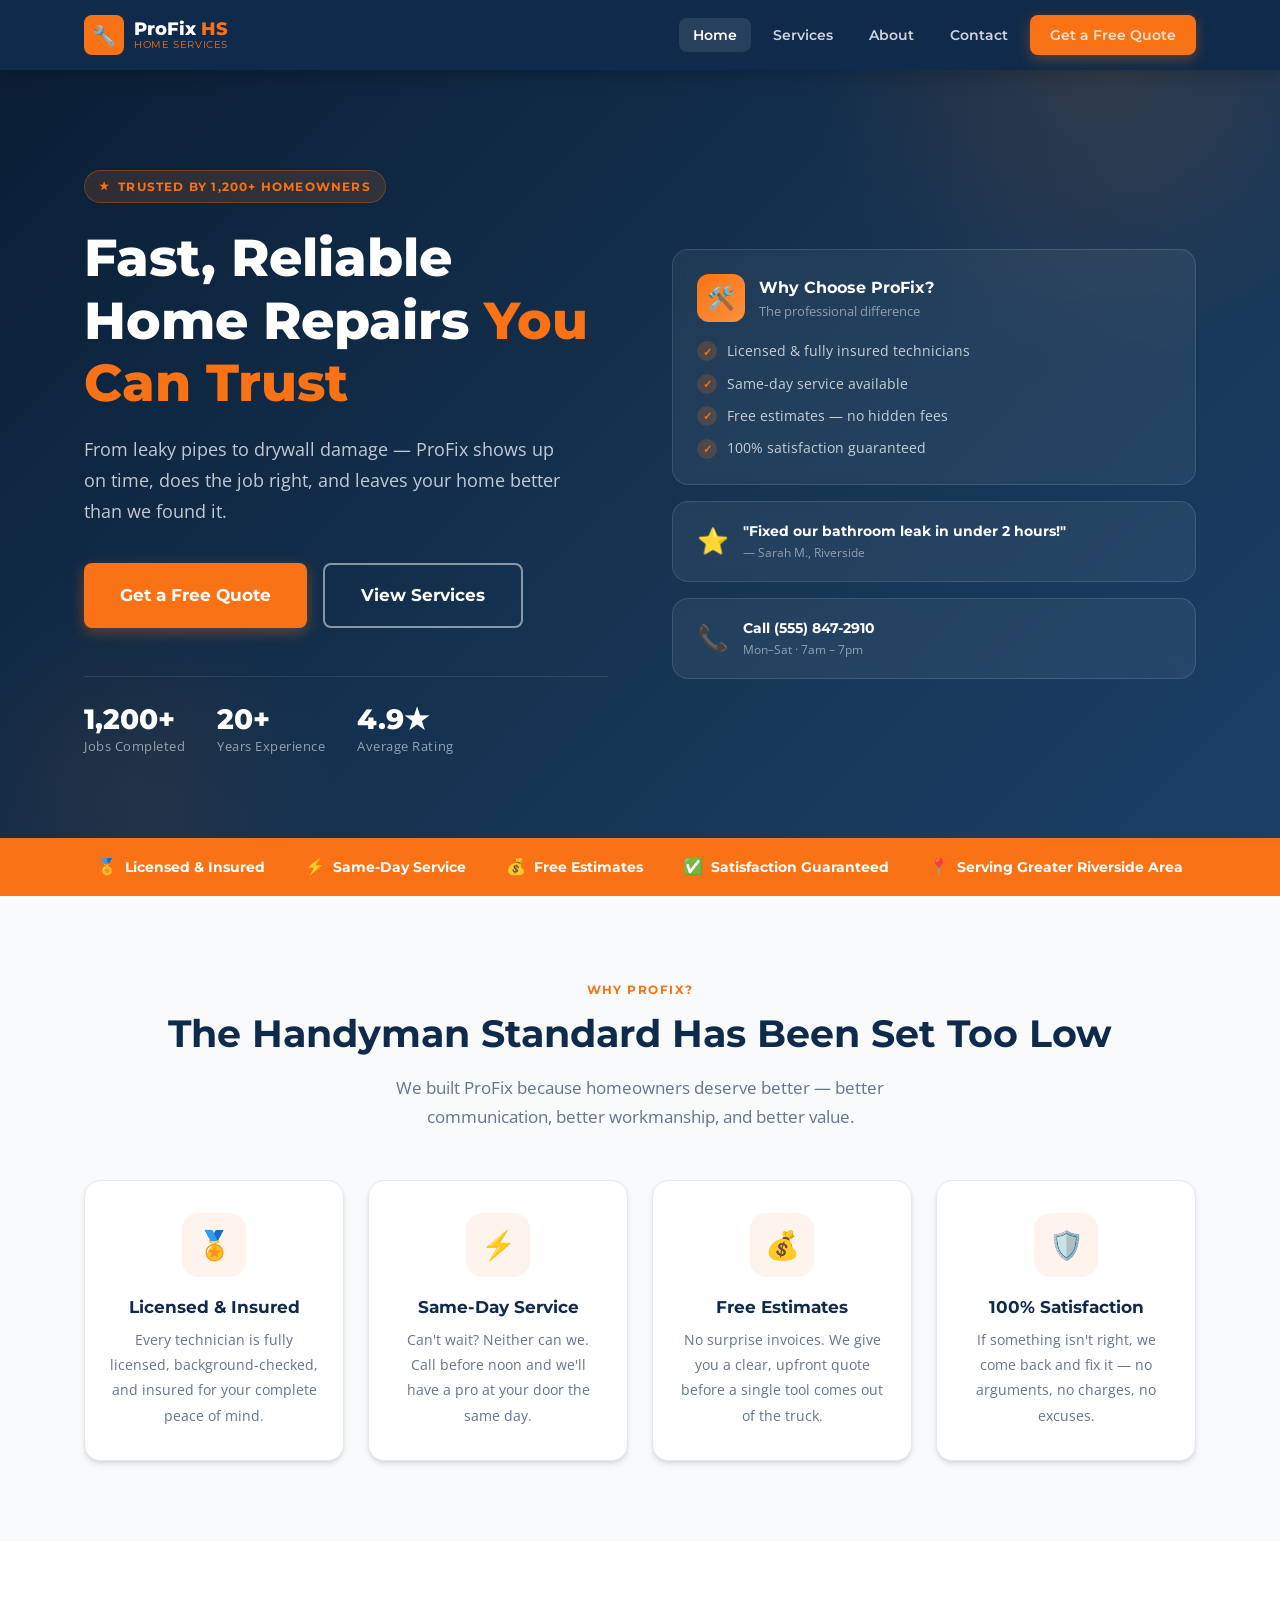
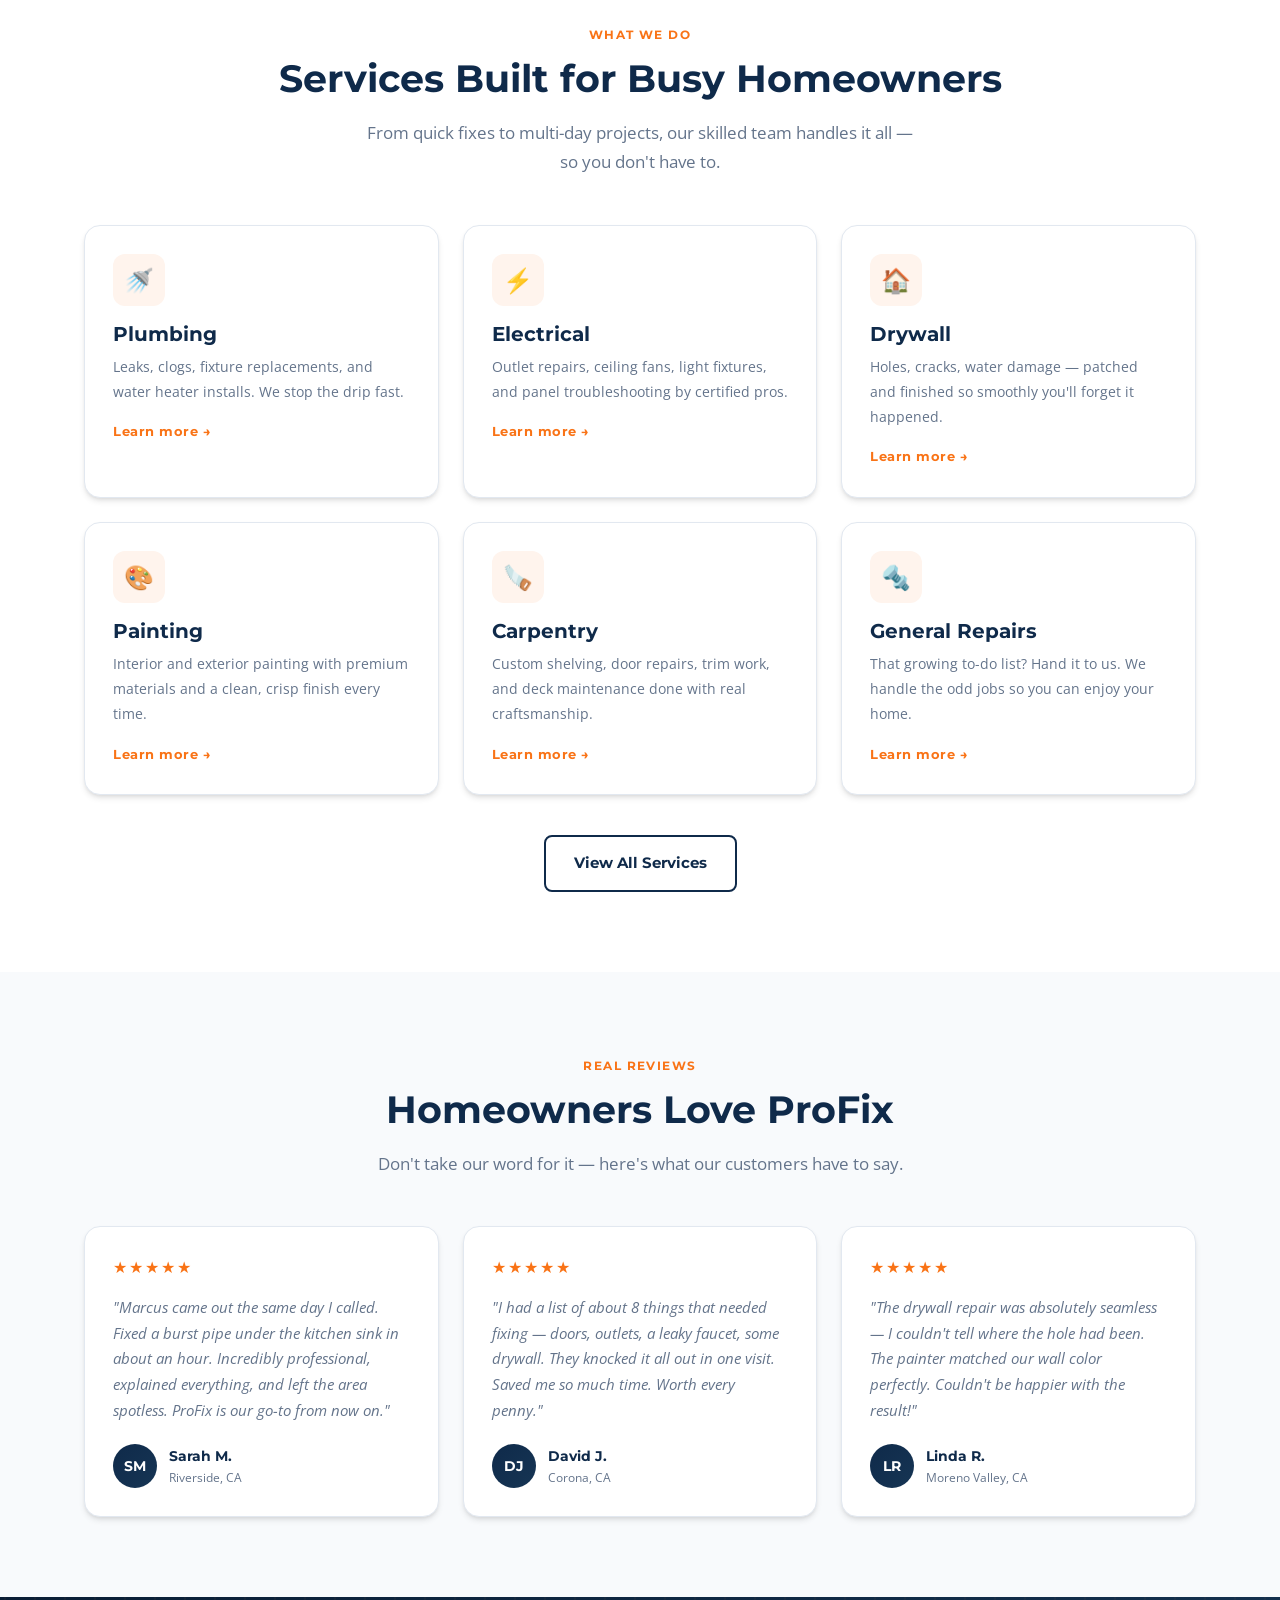
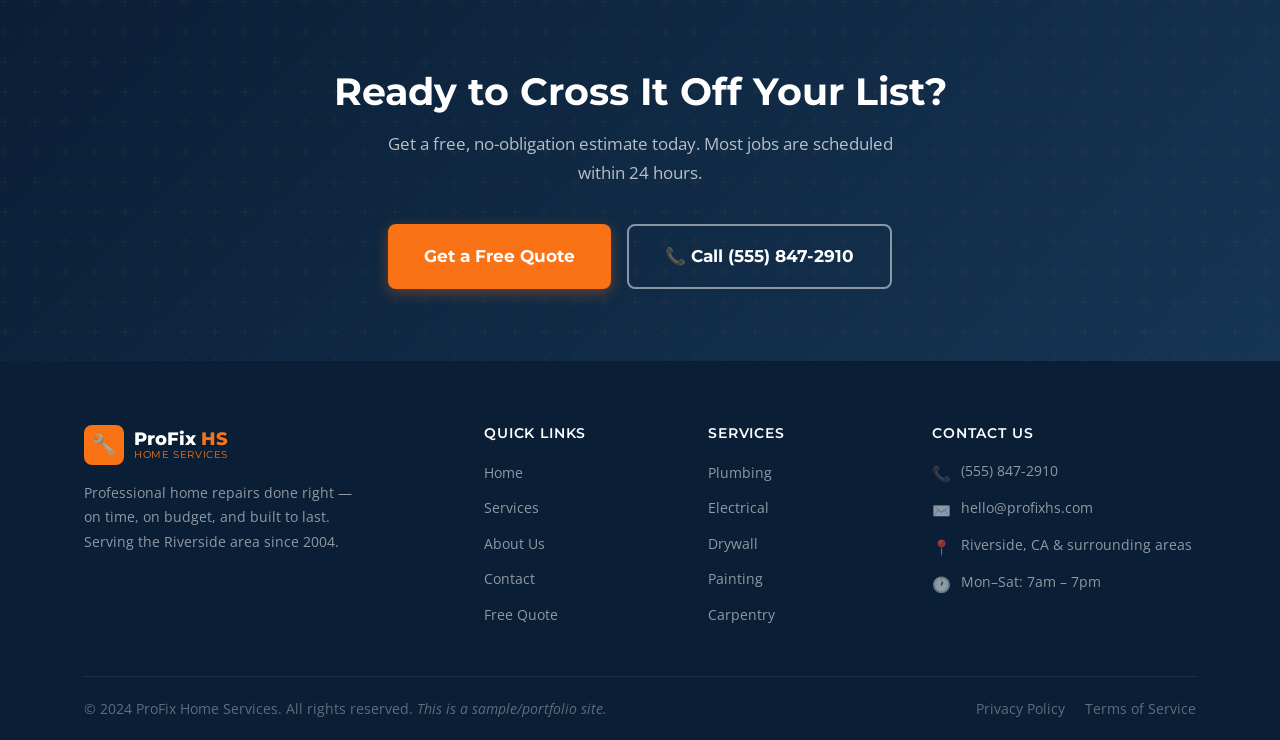
<file: index.html>
<!DOCTYPE html>
<html lang="en">
<head>
  <meta charset="UTF-8" />
  <meta name="viewport" content="width=device-width, initial-scale=1.0" />
  <title>ProFix Home Services — Fast, Reliable Home Repairs</title>
  <meta name="description" content="ProFix Home Services offers professional plumbing, electrical, drywall, painting, carpentry, and general repairs. Licensed, insured, same-day service available." />
  <link rel="stylesheet" href="style.css" />
</head>
<body>

  <!-- NAVBAR -->
  <nav class="navbar">
    <div class="container navbar-inner">
      <a href="index.html" class="logo">
        <div class="logo-icon">🔧</div>
        <div class="logo-text">ProFix<span> HS</span><span class="logo-sub">Home Services</span></div>
      </a>
      <ul class="nav-links" id="navLinks">
        <li><a href="index.html" class="active">Home</a></li>
        <li><a href="services.html">Services</a></li>
        <li><a href="about.html">About</a></li>
        <li><a href="contact.html">Contact</a></li>
        <li><a href="contact.html" class="btn btn-primary">Get a Free Quote</a></li>
      </ul>
      <button class="hamburger" id="hamburger" aria-label="Toggle menu">
        <span></span><span></span><span></span>
      </button>
    </div>
  </nav>

  <!-- HERO -->
  <section class="hero">
    <div class="container hero-inner">
      <div class="hero-content">
        <div class="hero-badge">Trusted by 1,200+ Homeowners</div>
        <h1>Fast, Reliable Home Repairs <span>You Can Trust</span></h1>
        <p class="hero-sub">From leaky pipes to drywall damage — ProFix shows up on time, does the job right, and leaves your home better than we found it.</p>
        <div class="hero-actions">
          <a href="contact.html" class="btn btn-primary btn-lg">Get a Free Quote</a>
          <a href="services.html" class="btn btn-outline btn-lg">View Services</a>
        </div>
        <div class="hero-stats">
          <div class="stat-item">
            <span class="stat-num">1,200+</span>
            <span class="stat-label">Jobs Completed</span>
          </div>
          <div class="stat-item">
            <span class="stat-num">20+</span>
            <span class="stat-label">Years Experience</span>
          </div>
          <div class="stat-item">
            <span class="stat-num">4.9★</span>
            <span class="stat-label">Average Rating</span>
          </div>
        </div>
      </div>
      <div class="hero-visual">
        <div class="hero-card">
          <div class="hero-card-top">
            <div class="hc-icon">🛠️</div>
            <div>
              <div class="hc-title">Why Choose ProFix?</div>
              <div class="hc-sub">The professional difference</div>
            </div>
          </div>
          <ul class="hc-list">
            <li>Licensed &amp; fully insured technicians</li>
            <li>Same-day service available</li>
            <li>Free estimates — no hidden fees</li>
            <li>100% satisfaction guaranteed</li>
          </ul>
        </div>
        <div class="hero-card-sm">
          <div class="hcs-icon">⭐</div>
          <div>
            <div class="hcs-title">"Fixed our bathroom leak in under 2 hours!"</div>
            <div class="hcs-sub">— Sarah M., Riverside</div>
          </div>
        </div>
        <div class="hero-card-sm">
          <div class="hcs-icon">📞</div>
          <div>
            <div class="hcs-title">Call (555) 847-2910</div>
            <div class="hcs-sub">Mon–Sat · 7am – 7pm</div>
          </div>
        </div>
      </div>
    </div>
  </section>

  <!-- TRUST BAR -->
  <div class="trust-bar">
    <div class="container trust-bar-inner">
      <div class="trust-item"><span>🏅</span> Licensed &amp; Insured</div>
      <div class="trust-item"><span>⚡</span> Same-Day Service</div>
      <div class="trust-item"><span>💰</span> Free Estimates</div>
      <div class="trust-item"><span>✅</span> Satisfaction Guaranteed</div>
      <div class="trust-item"><span>📍</span> Serving Greater Riverside Area</div>
    </div>
  </div>

  <!-- WHY CHOOSE US -->
  <section class="section section-alt">
    <div class="container">
      <div class="centered">
        <span class="section-label">Why ProFix?</span>
        <h2 class="section-heading">The Handyman Standard Has Been Set Too Low</h2>
        <p class="section-sub">We built ProFix because homeowners deserve better — better communication, better workmanship, and better value.</p>
      </div>
      <div class="features-grid">
        <div class="feature-card">
          <div class="feature-icon">🏅</div>
          <h3>Licensed &amp; Insured</h3>
          <p>Every technician is fully licensed, background-checked, and insured for your complete peace of mind.</p>
        </div>
        <div class="feature-card">
          <div class="feature-icon">⚡</div>
          <h3>Same-Day Service</h3>
          <p>Can't wait? Neither can we. Call before noon and we'll have a pro at your door the same day.</p>
        </div>
        <div class="feature-card">
          <div class="feature-icon">💰</div>
          <h3>Free Estimates</h3>
          <p>No surprise invoices. We give you a clear, upfront quote before a single tool comes out of the truck.</p>
        </div>
        <div class="feature-card">
          <div class="feature-icon">🛡️</div>
          <h3>100% Satisfaction</h3>
          <p>If something isn't right, we come back and fix it — no arguments, no charges, no excuses.</p>
        </div>
      </div>
    </div>
  </section>

  <!-- SERVICES PREVIEW -->
  <section class="section">
    <div class="container">
      <div class="centered">
        <span class="section-label">What We Do</span>
        <h2 class="section-heading">Services Built for Busy Homeowners</h2>
        <p class="section-sub">From quick fixes to multi-day projects, our skilled team handles it all — so you don't have to.</p>
      </div>
      <div class="services-grid">
        <div class="service-card">
          <div class="service-icon">🚿</div>
          <h3>Plumbing</h3>
          <p>Leaks, clogs, fixture replacements, and water heater installs. We stop the drip fast.</p>
          <a href="services.html" class="service-link">Learn more →</a>
        </div>
        <div class="service-card">
          <div class="service-icon">⚡</div>
          <h3>Electrical</h3>
          <p>Outlet repairs, ceiling fans, light fixtures, and panel troubleshooting by certified pros.</p>
          <a href="services.html" class="service-link">Learn more →</a>
        </div>
        <div class="service-card">
          <div class="service-icon">🏠</div>
          <h3>Drywall</h3>
          <p>Holes, cracks, water damage — patched and finished so smoothly you'll forget it happened.</p>
          <a href="services.html" class="service-link">Learn more →</a>
        </div>
        <div class="service-card">
          <div class="service-icon">🎨</div>
          <h3>Painting</h3>
          <p>Interior and exterior painting with premium materials and a clean, crisp finish every time.</p>
          <a href="services.html" class="service-link">Learn more →</a>
        </div>
        <div class="service-card">
          <div class="service-icon">🪚</div>
          <h3>Carpentry</h3>
          <p>Custom shelving, door repairs, trim work, and deck maintenance done with real craftsmanship.</p>
          <a href="services.html" class="service-link">Learn more →</a>
        </div>
        <div class="service-card">
          <div class="service-icon">🔩</div>
          <h3>General Repairs</h3>
          <p>That growing to-do list? Hand it to us. We handle the odd jobs so you can enjoy your home.</p>
          <a href="services.html" class="service-link">Learn more →</a>
        </div>
      </div>
      <div class="centered">
        <a href="services.html" class="btn btn-outline-dark">View All Services</a>
      </div>
    </div>
  </section>

  <!-- TESTIMONIALS -->
  <section class="section section-alt">
    <div class="container">
      <div class="centered">
        <span class="section-label">Real Reviews</span>
        <h2 class="section-heading">Homeowners Love ProFix</h2>
        <p class="section-sub">Don't take our word for it — here's what our customers have to say.</p>
      </div>
      <div class="testimonials-grid">
        <div class="testimonial-card">
          <div class="stars">★★★★★</div>
          <p class="testimonial-text">"Marcus came out the same day I called. Fixed a burst pipe under the kitchen sink in about an hour. Incredibly professional, explained everything, and left the area spotless. ProFix is our go-to from now on."</p>
          <div class="testimonial-author">
            <div class="author-avatar">SM</div>
            <div>
              <div class="author-name">Sarah M.</div>
              <div class="author-loc">Riverside, CA</div>
            </div>
          </div>
        </div>
        <div class="testimonial-card">
          <div class="stars">★★★★★</div>
          <p class="testimonial-text">"I had a list of about 8 things that needed fixing — doors, outlets, a leaky faucet, some drywall. They knocked it all out in one visit. Saved me so much time. Worth every penny."</p>
          <div class="testimonial-author">
            <div class="author-avatar">DJ</div>
            <div>
              <div class="author-name">David J.</div>
              <div class="author-loc">Corona, CA</div>
            </div>
          </div>
        </div>
        <div class="testimonial-card">
          <div class="stars">★★★★★</div>
          <p class="testimonial-text">"The drywall repair was absolutely seamless — I couldn't tell where the hole had been. The painter matched our wall color perfectly. Couldn't be happier with the result!"</p>
          <div class="testimonial-author">
            <div class="author-avatar">LR</div>
            <div>
              <div class="author-name">Linda R.</div>
              <div class="author-loc">Moreno Valley, CA</div>
            </div>
          </div>
        </div>
      </div>
    </div>
  </section>

  <!-- CTA BANNER -->
  <section class="cta-banner">
    <div class="container">
      <h2>Ready to Cross It Off Your List?</h2>
      <p>Get a free, no-obligation estimate today. Most jobs are scheduled within 24 hours.</p>
      <div class="cta-actions">
        <a href="contact.html" class="btn btn-primary btn-lg">Get a Free Quote</a>
        <a href="tel:5558472910" class="btn btn-outline btn-lg">📞 Call (555) 847-2910</a>
      </div>
    </div>
  </section>

  <!-- FOOTER -->
  <footer class="footer">
    <div class="container">
      <div class="footer-grid">
        <div class="footer-brand">
          <a href="index.html" class="logo">
            <div class="logo-icon">🔧</div>
            <div class="logo-text">ProFix<span> HS</span><span class="logo-sub">Home Services</span></div>
          </a>
          <p>Professional home repairs done right — on time, on budget, and built to last. Serving the Riverside area since 2004.</p>
        </div>
        <div>
          <h4>Quick Links</h4>
          <ul class="footer-links">
            <li><a href="index.html">Home</a></li>
            <li><a href="services.html">Services</a></li>
            <li><a href="about.html">About Us</a></li>
            <li><a href="contact.html">Contact</a></li>
            <li><a href="contact.html">Free Quote</a></li>
          </ul>
        </div>
        <div>
          <h4>Services</h4>
          <ul class="footer-links">
            <li><a href="services.html">Plumbing</a></li>
            <li><a href="services.html">Electrical</a></li>
            <li><a href="services.html">Drywall</a></li>
            <li><a href="services.html">Painting</a></li>
            <li><a href="services.html">Carpentry</a></li>
          </ul>
        </div>
        <div>
          <h4>Contact Us</h4>
          <ul class="footer-contact-list">
            <li><span>📞</span><span>(555) 847-2910</span></li>
            <li><span>✉️</span><span>hello@profixhs.com</span></li>
            <li><span>📍</span><span>Riverside, CA &amp; surrounding areas</span></li>
            <li><span>🕐</span><span>Mon–Sat: 7am – 7pm</span></li>
          </ul>
        </div>
      </div>
      <div class="footer-bottom">
        <p>© 2024 ProFix Home Services. All rights reserved. <em>This is a sample/portfolio site.</em></p>
        <div class="footer-bottom-links">
          <a href="#">Privacy Policy</a>
          <a href="#">Terms of Service</a>
        </div>
      </div>
    </div>
  </footer>

  <script>
    const hamburger = document.getElementById('hamburger');
    const navLinks  = document.getElementById('navLinks');
    hamburger.addEventListener('click', () => navLinks.classList.toggle('open'));
    document.querySelectorAll('.nav-links a').forEach(l => l.addEventListener('click', () => navLinks.classList.remove('open')));
  </script>
</body>
</html>
</file>
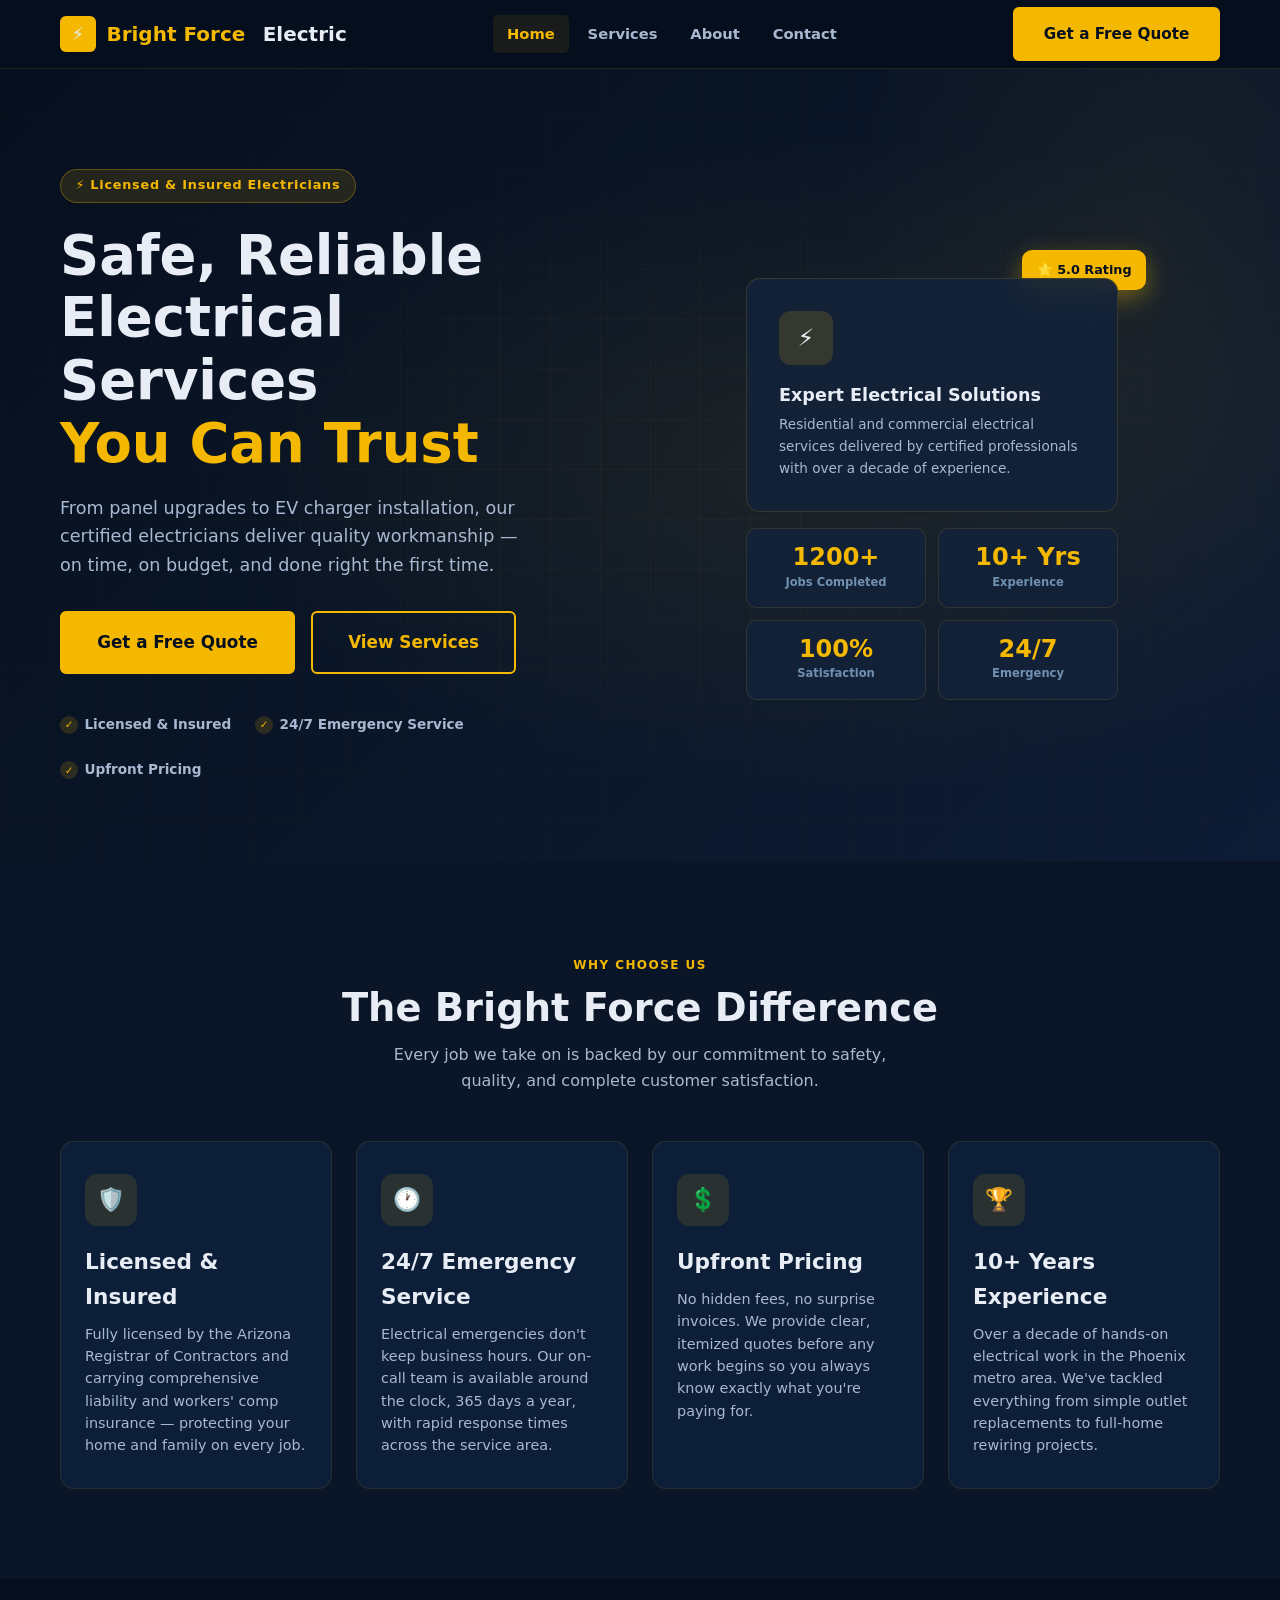
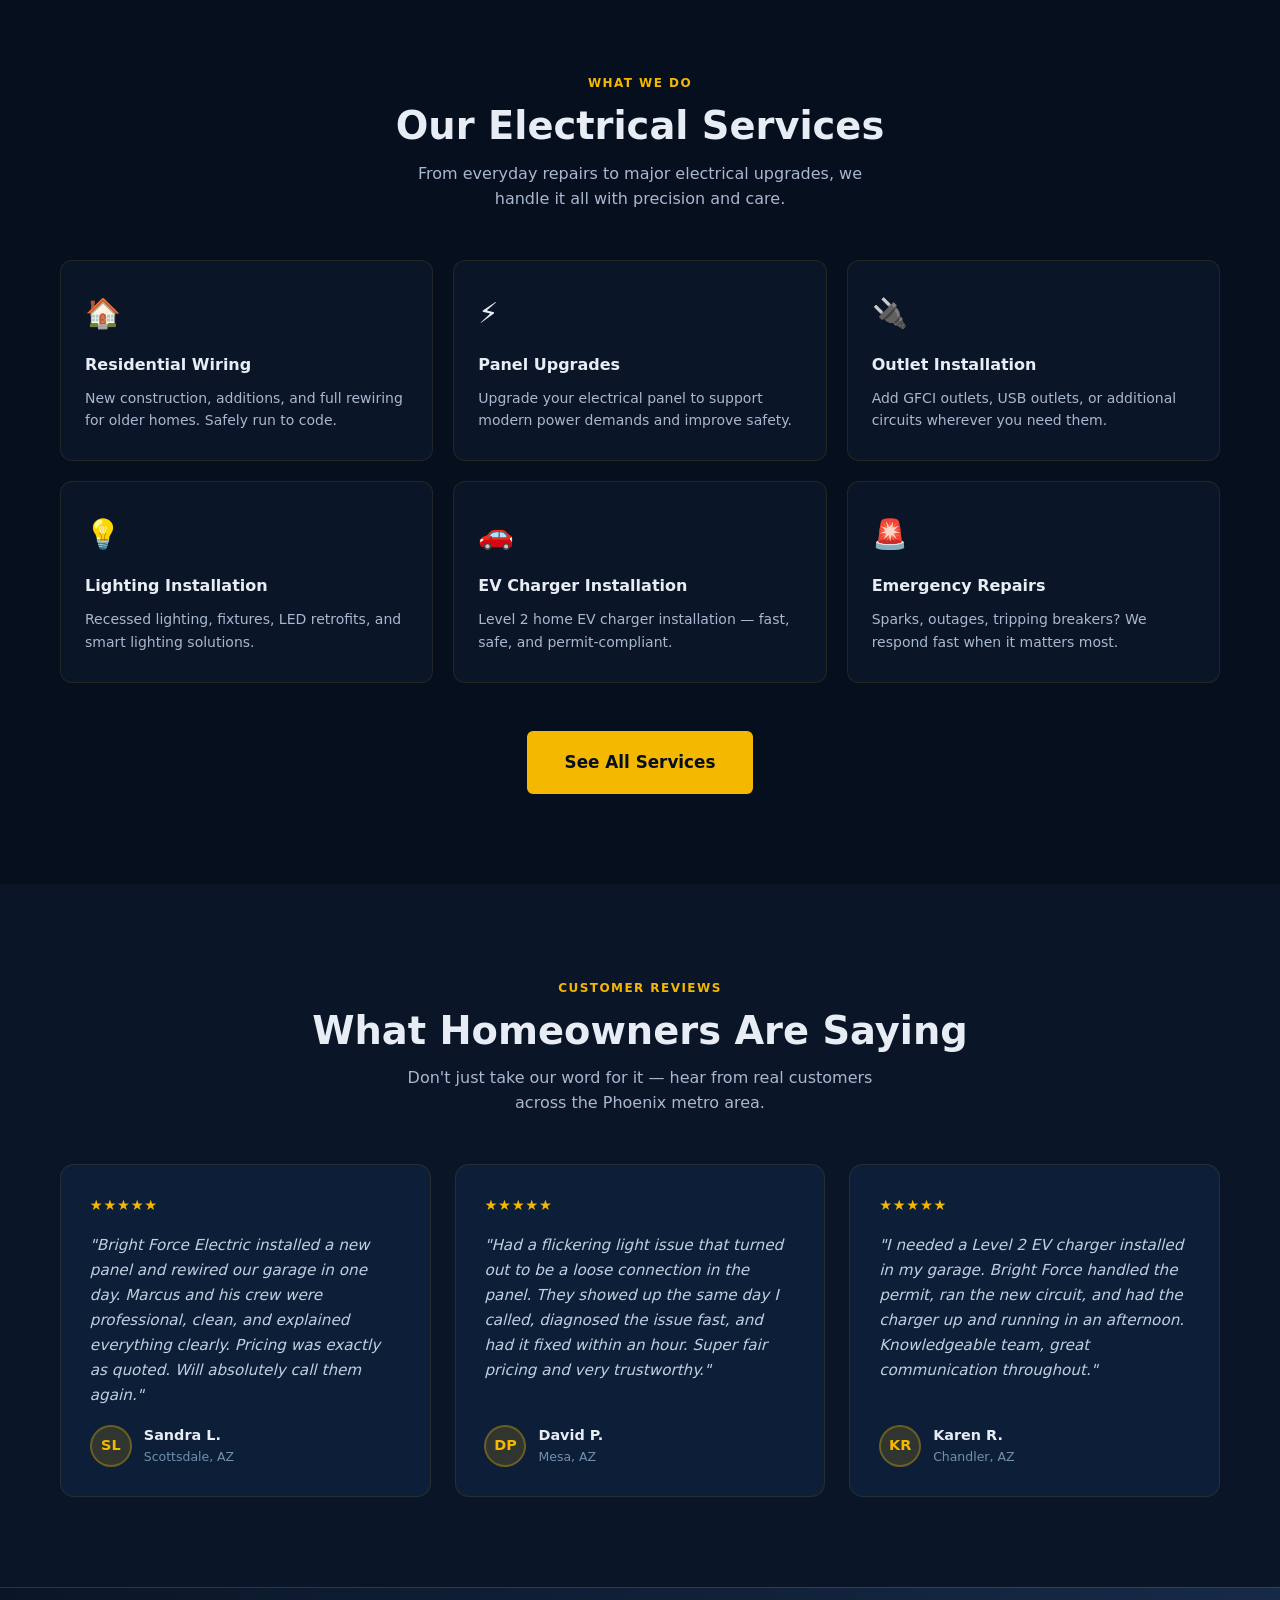
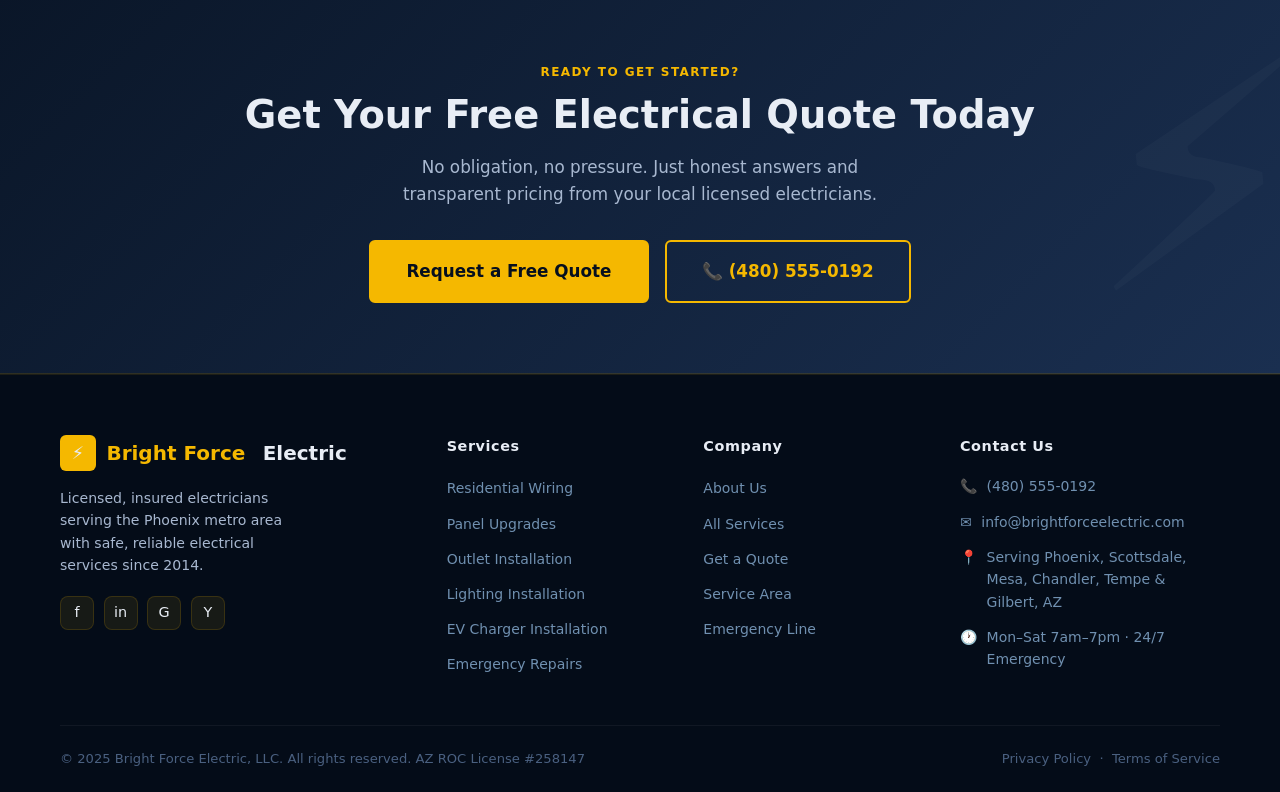
<file: brightforce-electric/index.html>
<!DOCTYPE html>
<html lang="en">
<head>
  <meta charset="UTF-8" />
  <meta name="viewport" content="width=device-width, initial-scale=1.0" />
  <meta name="description" content="Bright Force Electric — Safe, reliable electrical services for homeowners. Licensed, insured, 24/7 emergency service. Serving the greater Phoenix area." />
  <title>Bright Force Electric | Trusted Electricians</title>
  <link rel="stylesheet" href="style.css" />
  <link rel="icon" href="data:image/svg+xml,<svg xmlns='http://www.w3.org/2000/svg' viewBox='0 0 100 100'><text y='.9em' font-size='90'>⚡</text></svg>" />
</head>
<body>

  <!-- ═══════════════════════════════════════════════════════
       NAVIGATION
  ════════════════════════════════════════════════════════ -->
  <nav id="navbar">
    <div class="container">
      <div class="nav-inner">
        <a href="index.html" class="logo">
          <div class="logo-icon">⚡</div>
          <span>Bright Force</span>&nbsp;Electric
        </a>

        <div class="nav-links">
          <a href="index.html">Home</a>
          <a href="services.html">Services</a>
          <a href="about.html">About</a>
          <a href="contact.html">Contact</a>
        </div>

        <a href="contact.html" class="btn btn-primary nav-cta">Get a Free Quote</a>

        <button class="hamburger" aria-label="Toggle menu" aria-expanded="false">
          <span></span><span></span><span></span>
        </button>
      </div>

      <div class="mobile-nav">
        <a href="index.html">Home</a>
        <a href="services.html">Services</a>
        <a href="about.html">About</a>
        <a href="contact.html">Contact</a>
        <a href="contact.html" class="btn btn-primary">Get a Free Quote</a>
      </div>
    </div>
  </nav>

  <!-- ═══════════════════════════════════════════════════════
       HERO
  ════════════════════════════════════════════════════════ -->
  <section class="hero">
    <div class="hero-bg"></div>
    <div class="container">
      <div class="hero-content">

        <div class="hero-text">
          <div class="badge">⚡ Licensed &amp; Insured Electricians</div>
          <h1>Safe, Reliable<br>Electrical Services<br><em>You Can Trust</em></h1>
          <p>From panel upgrades to EV charger installation, our certified electricians deliver quality workmanship — on time, on budget, and done right the first time.</p>

          <div class="hero-actions">
            <a href="contact.html" class="btn btn-primary btn-lg">Get a Free Quote</a>
            <a href="services.html" class="btn btn-outline btn-lg">View Services</a>
          </div>

          <div class="hero-trust">
            <div class="trust-item">
              <div class="check">✓</div>
              Licensed &amp; Insured
            </div>
            <div class="trust-item">
              <div class="check">✓</div>
              24/7 Emergency Service
            </div>
            <div class="trust-item">
              <div class="check">✓</div>
              Upfront Pricing
            </div>
          </div>
        </div>

        <div class="hero-visual">
          <div class="hero-card-stack">
            <div class="float-badge">⭐ 5.0 Rating</div>
            <div class="stat-card stat-card-main">
              <div class="icon-circle">⚡</div>
              <h3>Expert Electrical Solutions</h3>
              <p>Residential and commercial electrical services delivered by certified professionals with over a decade of experience.</p>
            </div>
            <div class="stat-row">
              <div class="mini-stat">
                <div class="num" data-count="1200" data-suffix="+">0</div>
                <div class="lbl">Jobs Completed</div>
              </div>
              <div class="mini-stat">
                <div class="num" data-count="10" data-suffix="+ Yrs">0</div>
                <div class="lbl">Experience</div>
              </div>
              <div class="mini-stat">
                <div class="num" data-count="100" data-suffix="%">0</div>
                <div class="lbl">Satisfaction</div>
              </div>
              <div class="mini-stat">
                <div class="num">24/7</div>
                <div class="lbl">Emergency</div>
              </div>
            </div>
          </div>
        </div>

      </div>
    </div>
  </section>

  <!-- ═══════════════════════════════════════════════════════
       WHY CHOOSE US
  ════════════════════════════════════════════════════════ -->
  <section class="why-us section-pad">
    <div class="container">
      <div class="text-center">
        <span class="section-label">Why Choose Us</span>
        <h2>The Bright Force Difference</h2>
        <p style="max-width:540px; margin:0.7rem auto 0;">Every job we take on is backed by our commitment to safety, quality, and complete customer satisfaction.</p>
      </div>

      <div class="features-grid">

        <div class="feature-card">
          <div class="feature-icon">🛡️</div>
          <h3>Licensed &amp; Insured</h3>
          <p>Fully licensed by the Arizona Registrar of Contractors and carrying comprehensive liability and workers' comp insurance — protecting your home and family on every job.</p>
        </div>

        <div class="feature-card">
          <div class="feature-icon">🕐</div>
          <h3>24/7 Emergency Service</h3>
          <p>Electrical emergencies don't keep business hours. Our on-call team is available around the clock, 365 days a year, with rapid response times across the service area.</p>
        </div>

        <div class="feature-card">
          <div class="feature-icon">💲</div>
          <h3>Upfront Pricing</h3>
          <p>No hidden fees, no surprise invoices. We provide clear, itemized quotes before any work begins so you always know exactly what you're paying for.</p>
        </div>

        <div class="feature-card">
          <div class="feature-icon">🏆</div>
          <h3>10+ Years Experience</h3>
          <p>Over a decade of hands-on electrical work in the Phoenix metro area. We've tackled everything from simple outlet replacements to full-home rewiring projects.</p>
        </div>

      </div>
    </div>
  </section>

  <!-- ═══════════════════════════════════════════════════════
       SERVICES PREVIEW
  ════════════════════════════════════════════════════════ -->
  <section class="services-preview section-pad">
    <div class="container">
      <div class="text-center">
        <span class="section-label">What We Do</span>
        <h2>Our Electrical Services</h2>
        <p style="max-width:500px; margin:0.7rem auto 0;">From everyday repairs to major electrical upgrades, we handle it all with precision and care.</p>
      </div>

      <div class="services-grid">

        <div class="service-card">
          <div class="s-icon">🏠</div>
          <h3>Residential Wiring</h3>
          <p>New construction, additions, and full rewiring for older homes. Safely run to code.</p>
        </div>

        <div class="service-card">
          <div class="s-icon">⚡</div>
          <h3>Panel Upgrades</h3>
          <p>Upgrade your electrical panel to support modern power demands and improve safety.</p>
        </div>

        <div class="service-card">
          <div class="s-icon">🔌</div>
          <h3>Outlet Installation</h3>
          <p>Add GFCI outlets, USB outlets, or additional circuits wherever you need them.</p>
        </div>

        <div class="service-card">
          <div class="s-icon">💡</div>
          <h3>Lighting Installation</h3>
          <p>Recessed lighting, fixtures, LED retrofits, and smart lighting solutions.</p>
        </div>

        <div class="service-card">
          <div class="s-icon">🚗</div>
          <h3>EV Charger Installation</h3>
          <p>Level 2 home EV charger installation — fast, safe, and permit-compliant.</p>
        </div>

        <div class="service-card">
          <div class="s-icon">🚨</div>
          <h3>Emergency Repairs</h3>
          <p>Sparks, outages, tripping breakers? We respond fast when it matters most.</p>
        </div>

      </div>

      <div class="services-cta">
        <a href="services.html" class="btn btn-primary btn-lg">See All Services</a>
      </div>
    </div>
  </section>

  <!-- ═══════════════════════════════════════════════════════
       TESTIMONIALS
  ════════════════════════════════════════════════════════ -->
  <section class="testimonials section-pad">
    <div class="container">
      <div class="text-center">
        <span class="section-label">Customer Reviews</span>
        <h2>What Homeowners Are Saying</h2>
        <p style="max-width:480px; margin:0.7rem auto 0;">Don't just take our word for it — hear from real customers across the Phoenix metro area.</p>
      </div>

      <div class="testimonials-grid">

        <div class="testimonial-card">
          <div class="stars">★★★★★</div>
          <p class="quote">"Bright Force Electric installed a new panel and rewired our garage in one day. Marcus and his crew were professional, clean, and explained everything clearly. Pricing was exactly as quoted. Will absolutely call them again."</p>
          <div class="reviewer">
            <div class="reviewer-avatar">SL</div>
            <div>
              <div class="reviewer-name">Sandra L.</div>
              <div class="reviewer-loc">Scottsdale, AZ</div>
            </div>
          </div>
        </div>

        <div class="testimonial-card">
          <div class="stars">★★★★★</div>
          <p class="quote">"Had a flickering light issue that turned out to be a loose connection in the panel. They showed up the same day I called, diagnosed the issue fast, and had it fixed within an hour. Super fair pricing and very trustworthy."</p>
          <div class="reviewer">
            <div class="reviewer-avatar">DP</div>
            <div>
              <div class="reviewer-name">David P.</div>
              <div class="reviewer-loc">Mesa, AZ</div>
            </div>
          </div>
        </div>

        <div class="testimonial-card">
          <div class="stars">★★★★★</div>
          <p class="quote">"I needed a Level 2 EV charger installed in my garage. Bright Force handled the permit, ran the new circuit, and had the charger up and running in an afternoon. Knowledgeable team, great communication throughout."</p>
          <div class="reviewer">
            <div class="reviewer-avatar">KR</div>
            <div>
              <div class="reviewer-name">Karen R.</div>
              <div class="reviewer-loc">Chandler, AZ</div>
            </div>
          </div>
        </div>

      </div>
    </div>
  </section>

  <!-- ═══════════════════════════════════════════════════════
       CTA BANNER
  ════════════════════════════════════════════════════════ -->
  <section class="cta-banner">
    <div class="container">
      <div class="cta-inner">
        <span class="section-label">Ready to Get Started?</span>
        <h2>Get Your Free Electrical Quote Today</h2>
        <p>No obligation, no pressure. Just honest answers and transparent pricing from your local licensed electricians.</p>
        <div class="cta-actions">
          <a href="contact.html" class="btn btn-primary btn-lg">Request a Free Quote</a>
          <a href="tel:+14805550192" class="btn btn-outline btn-lg">📞 (480) 555-0192</a>
        </div>
      </div>
    </div>
  </section>

  <!-- ═══════════════════════════════════════════════════════
       FOOTER
  ════════════════════════════════════════════════════════ -->
  <footer>
    <div class="container">
      <div class="footer-grid">

        <div class="footer-brand">
          <a href="index.html" class="logo">
            <div class="logo-icon">⚡</div>
            <span>Bright Force</span>&nbsp;Electric
          </a>
          <p>Licensed, insured electricians serving the Phoenix metro area with safe, reliable electrical services since 2014.</p>
          <div class="social-links">
            <a href="#" class="social-link" aria-label="Facebook">f</a>
            <a href="#" class="social-link" aria-label="Instagram">in</a>
            <a href="#" class="social-link" aria-label="Google">G</a>
            <a href="#" class="social-link" aria-label="Yelp">Y</a>
          </div>
        </div>

        <div class="footer-col">
          <h4>Services</h4>
          <ul>
            <li><a href="services.html">Residential Wiring</a></li>
            <li><a href="services.html">Panel Upgrades</a></li>
            <li><a href="services.html">Outlet Installation</a></li>
            <li><a href="services.html">Lighting Installation</a></li>
            <li><a href="services.html">EV Charger Installation</a></li>
            <li><a href="services.html">Emergency Repairs</a></li>
          </ul>
        </div>

        <div class="footer-col">
          <h4>Company</h4>
          <ul>
            <li><a href="about.html">About Us</a></li>
            <li><a href="services.html">All Services</a></li>
            <li><a href="contact.html">Get a Quote</a></li>
            <li><a href="contact.html">Service Area</a></li>
            <li><a href="contact.html">Emergency Line</a></li>
          </ul>
        </div>

        <div class="footer-col">
          <h4>Contact Us</h4>
          <div class="footer-contact-list">
            <div class="footer-contact-item">
              <span>📞</span>
              <a href="tel:+14805550192">(480) 555-0192</a>
            </div>
            <div class="footer-contact-item">
              <span>✉️</span>
              <a href="mailto:info@brightforceelectric.com">info@brightforceelectric.com</a>
            </div>
            <div class="footer-contact-item">
              <span>📍</span>
              <span>Serving Phoenix, Scottsdale, Mesa, Chandler, Tempe &amp; Gilbert, AZ</span>
            </div>
            <div class="footer-contact-item">
              <span>🕐</span>
              <span>Mon–Sat 7am–7pm · 24/7 Emergency</span>
            </div>
          </div>
        </div>

      </div>

      <div class="footer-bottom">
        <span>© 2025 Bright Force Electric, LLC. All rights reserved. AZ ROC License #258147</span>
        <span>
          <a href="#">Privacy Policy</a> &nbsp;·&nbsp;
          <a href="#">Terms of Service</a>
        </span>
      </div>
    </div>
  </footer>

  <script src="script.js"></script>
</body>
</html>
</file>
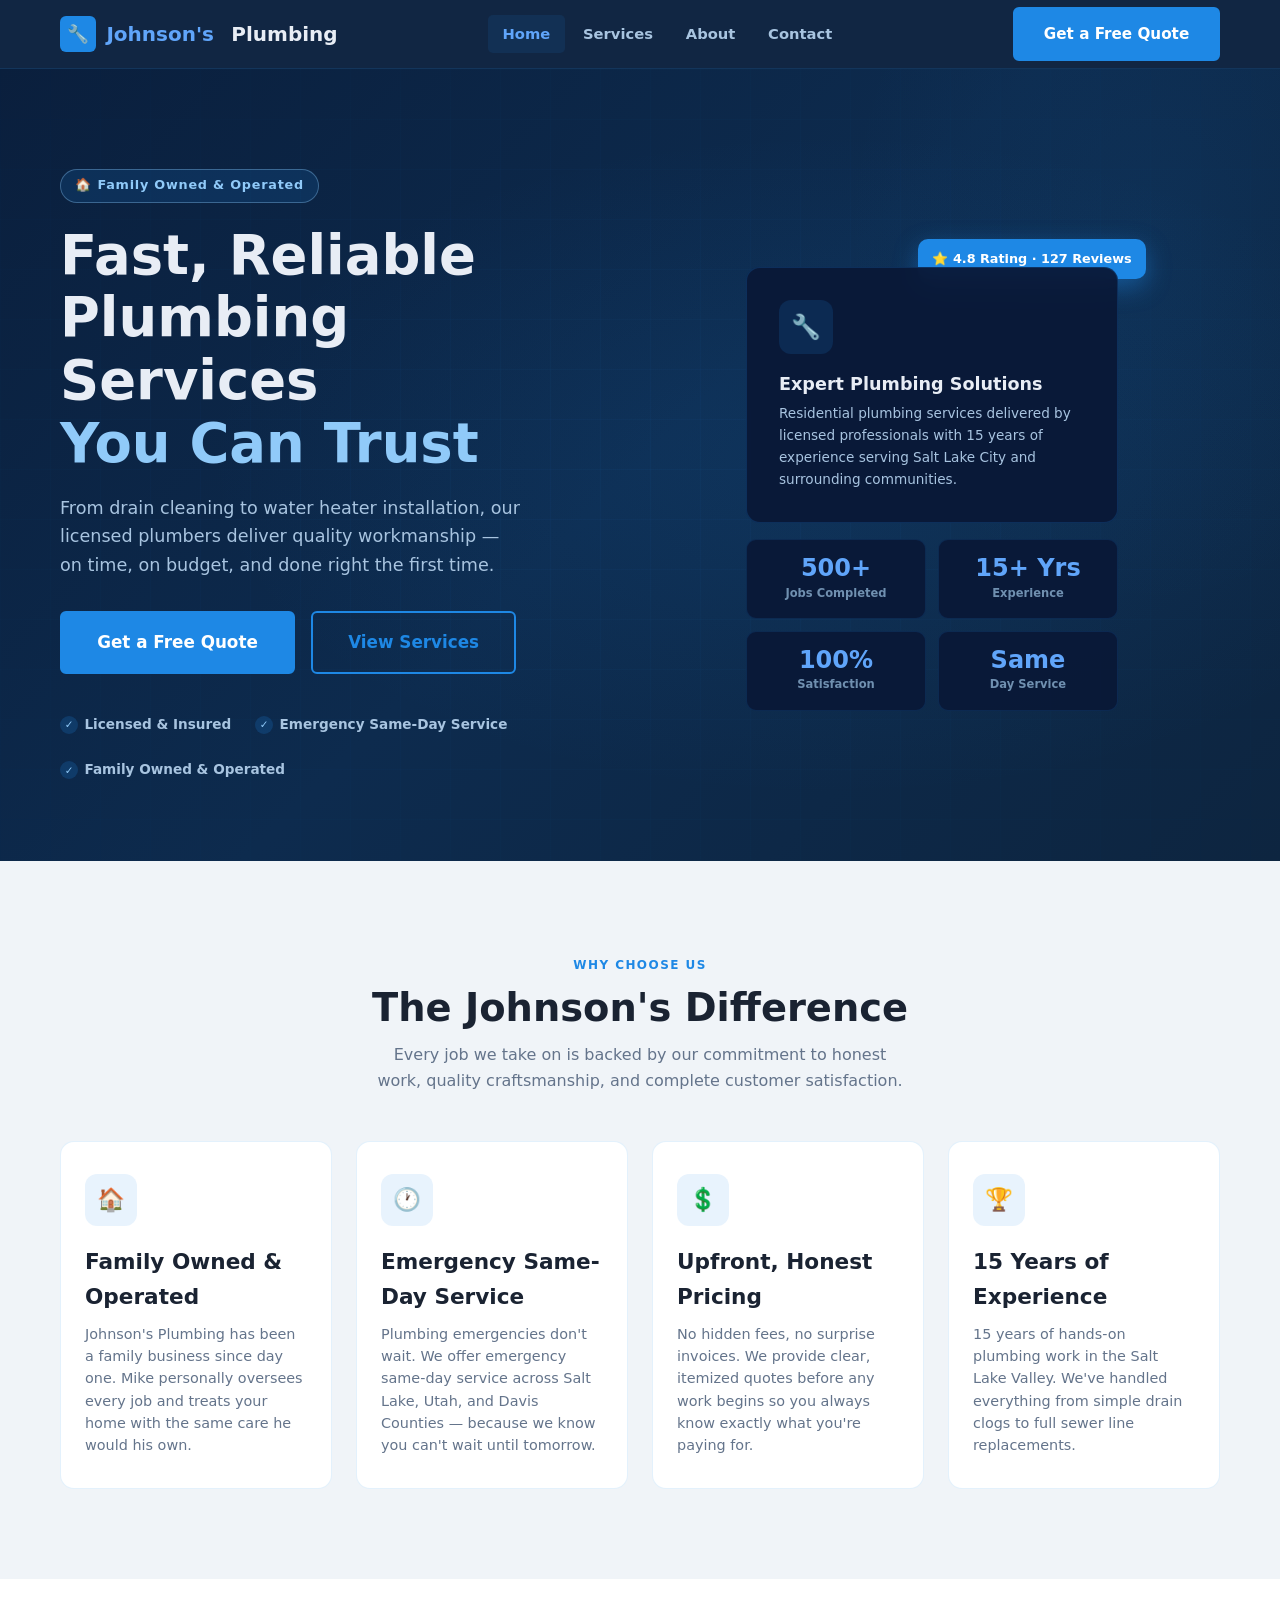
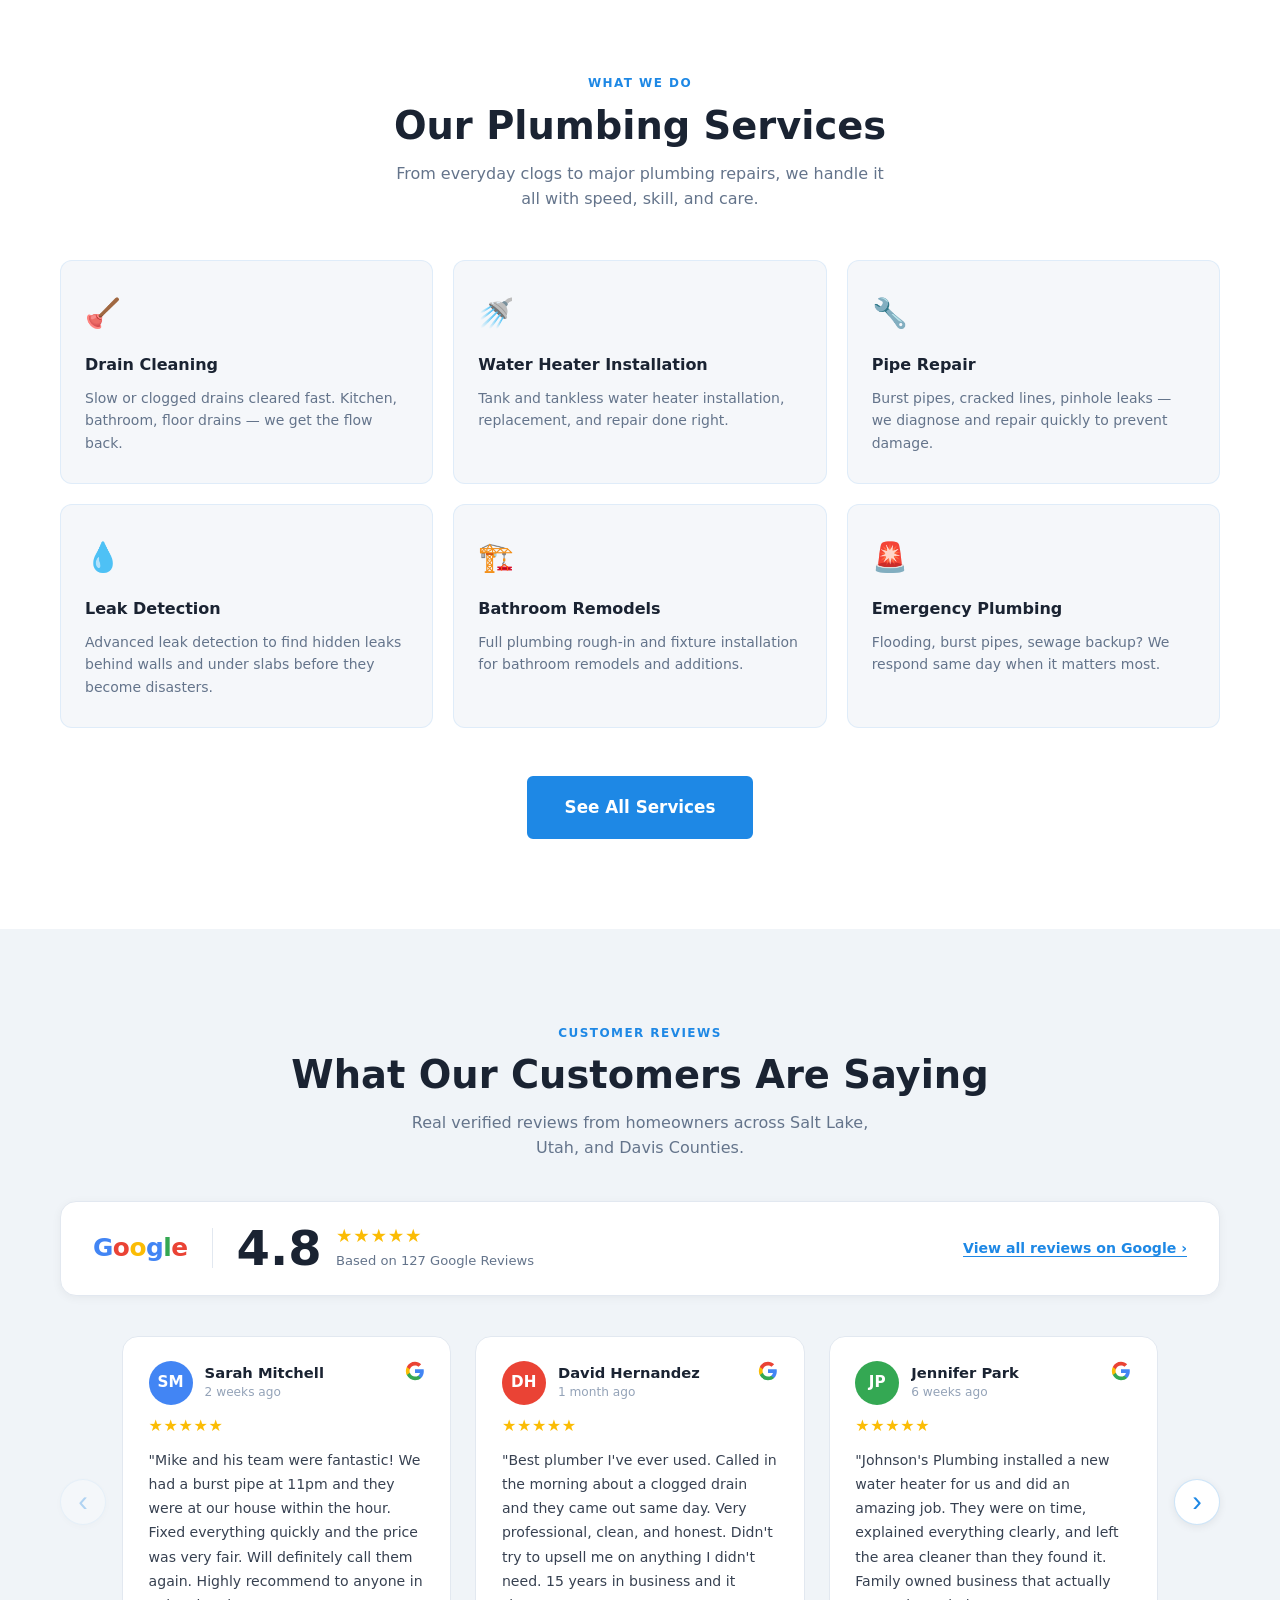
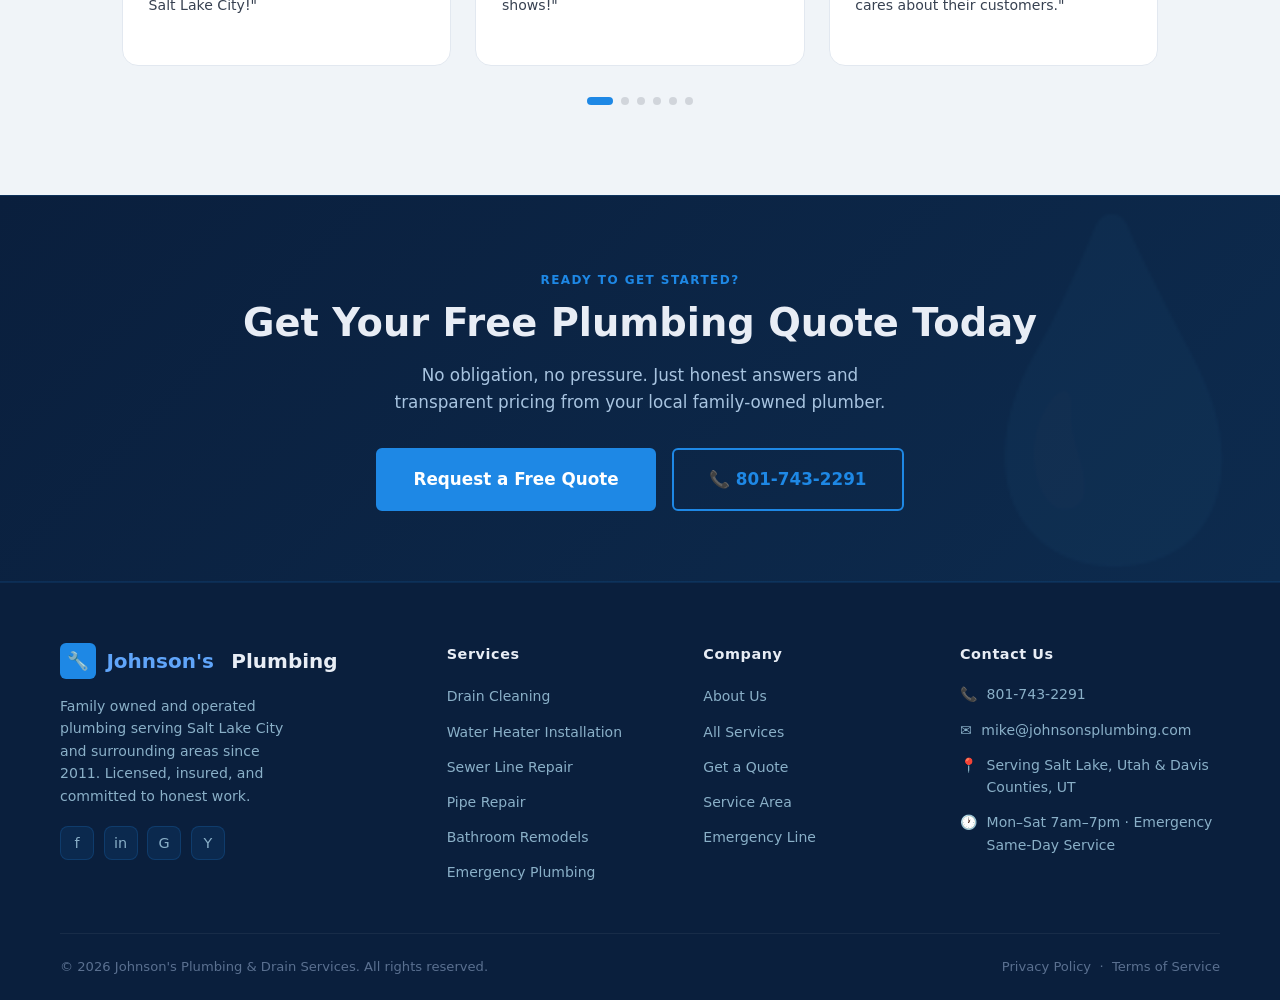
<file: johnson-plumbing/index.html>
<!DOCTYPE html>
<html lang="en">
<head>
  <meta charset="UTF-8" />
  <meta name="viewport" content="width=device-width, initial-scale=1.0" />
  <meta name="description" content="Johnson's Plumbing & Drain Services — Family owned, licensed plumbers serving Salt Lake City, Salt Lake, Utah, and Davis Counties. Emergency same-day service available. Call 801-743-2291." />
  <title>Johnson's Plumbing & Drain Services | Salt Lake City, UT</title>
  <link rel="stylesheet" href="style.css" />
  <link rel="icon" href="data:image/svg+xml,<svg xmlns='http://www.w3.org/2000/svg' viewBox='0 0 100 100'><text y='.9em' font-size='90'>🔧</text></svg>" />
</head>
<body>

  <!-- ═══════════════════════════════════════════════════════
       NAVIGATION
  ════════════════════════════════════════════════════════ -->
  <nav id="navbar">
    <div class="container">
      <div class="nav-inner">
        <a href="index.html" class="logo">
          <div class="logo-icon">🔧</div>
          <span>Johnson's</span>&nbsp;Plumbing
        </a>

        <div class="nav-links">
          <a href="index.html">Home</a>
          <a href="services.html">Services</a>
          <a href="about.html">About</a>
          <a href="contact.html">Contact</a>
        </div>

        <a href="contact.html" class="btn btn-primary nav-cta">Get a Free Quote</a>

        <button class="hamburger" aria-label="Toggle menu" aria-expanded="false">
          <span></span><span></span><span></span>
        </button>
      </div>

      <div class="mobile-nav">
        <a href="index.html">Home</a>
        <a href="services.html">Services</a>
        <a href="about.html">About</a>
        <a href="contact.html">Contact</a>
        <a href="contact.html" class="btn btn-primary">Get a Free Quote</a>
      </div>
    </div>
  </nav>

  <!-- ═══════════════════════════════════════════════════════
       HERO
  ════════════════════════════════════════════════════════ -->
  <section class="hero">
    <div class="hero-bg"></div>
    <div class="container">
      <div class="hero-content">

        <div class="hero-text">
          <div class="badge">🏠 Family Owned &amp; Operated</div>
          <h1>Fast, Reliable<br>Plumbing Services<br><em>You Can Trust</em></h1>
          <p>From drain cleaning to water heater installation, our licensed plumbers deliver quality workmanship — on time, on budget, and done right the first time.</p>

          <div class="hero-actions">
            <a href="contact.html" class="btn btn-primary btn-lg">Get a Free Quote</a>
            <a href="services.html" class="btn btn-outline btn-lg">View Services</a>
          </div>

          <div class="hero-trust">
            <div class="trust-item">
              <div class="check">✓</div>
              Licensed &amp; Insured
            </div>
            <div class="trust-item">
              <div class="check">✓</div>
              Emergency Same-Day Service
            </div>
            <div class="trust-item">
              <div class="check">✓</div>
              Family Owned &amp; Operated
            </div>
          </div>
        </div>

        <div class="hero-visual">
          <div class="hero-card-stack">
            <div class="float-badge">⭐ 4.8 Rating · 127 Reviews</div>
            <div class="stat-card stat-card-main">
              <div class="icon-circle">🔧</div>
              <h3>Expert Plumbing Solutions</h3>
              <p>Residential plumbing services delivered by licensed professionals with 15 years of experience serving Salt Lake City and surrounding communities.</p>
            </div>
            <div class="stat-row">
              <div class="mini-stat">
                <div class="num" data-count="500" data-suffix="+">0</div>
                <div class="lbl">Jobs Completed</div>
              </div>
              <div class="mini-stat">
                <div class="num" data-count="15" data-suffix="+ Yrs">0</div>
                <div class="lbl">Experience</div>
              </div>
              <div class="mini-stat">
                <div class="num" data-count="100" data-suffix="%">0</div>
                <div class="lbl">Satisfaction</div>
              </div>
              <div class="mini-stat">
                <div class="num">Same</div>
                <div class="lbl">Day Service</div>
              </div>
            </div>
          </div>
        </div>

      </div>
    </div>
  </section>

  <!-- ═══════════════════════════════════════════════════════
       WHY CHOOSE US
  ════════════════════════════════════════════════════════ -->
  <section class="why-us section-pad">
    <div class="container">
      <div class="text-center">
        <span class="section-label">Why Choose Us</span>
        <h2>The Johnson's Difference</h2>
        <p style="max-width:540px; margin:0.7rem auto 0;">Every job we take on is backed by our commitment to honest work, quality craftsmanship, and complete customer satisfaction.</p>
      </div>

      <div class="features-grid">

        <div class="feature-card">
          <div class="feature-icon">🏠</div>
          <h3>Family Owned &amp; Operated</h3>
          <p>Johnson's Plumbing has been a family business since day one. Mike personally oversees every job and treats your home with the same care he would his own.</p>
        </div>

        <div class="feature-card">
          <div class="feature-icon">🕐</div>
          <h3>Emergency Same-Day Service</h3>
          <p>Plumbing emergencies don't wait. We offer emergency same-day service across Salt Lake, Utah, and Davis Counties — because we know you can't wait until tomorrow.</p>
        </div>

        <div class="feature-card">
          <div class="feature-icon">💲</div>
          <h3>Upfront, Honest Pricing</h3>
          <p>No hidden fees, no surprise invoices. We provide clear, itemized quotes before any work begins so you always know exactly what you're paying for.</p>
        </div>

        <div class="feature-card">
          <div class="feature-icon">🏆</div>
          <h3>15 Years of Experience</h3>
          <p>15 years of hands-on plumbing work in the Salt Lake Valley. We've handled everything from simple drain clogs to full sewer line replacements.</p>
        </div>

      </div>
    </div>
  </section>

  <!-- ═══════════════════════════════════════════════════════
       SERVICES PREVIEW
  ════════════════════════════════════════════════════════ -->
  <section class="services-preview section-pad">
    <div class="container">
      <div class="text-center">
        <span class="section-label">What We Do</span>
        <h2>Our Plumbing Services</h2>
        <p style="max-width:500px; margin:0.7rem auto 0;">From everyday clogs to major plumbing repairs, we handle it all with speed, skill, and care.</p>
      </div>

      <div class="services-grid">

        <div class="service-card">
          <div class="s-icon">🪠</div>
          <h3>Drain Cleaning</h3>
          <p>Slow or clogged drains cleared fast. Kitchen, bathroom, floor drains — we get the flow back.</p>
        </div>

        <div class="service-card">
          <div class="s-icon">🚿</div>
          <h3>Water Heater Installation</h3>
          <p>Tank and tankless water heater installation, replacement, and repair done right.</p>
        </div>

        <div class="service-card">
          <div class="s-icon">🔧</div>
          <h3>Pipe Repair</h3>
          <p>Burst pipes, cracked lines, pinhole leaks — we diagnose and repair quickly to prevent damage.</p>
        </div>

        <div class="service-card">
          <div class="s-icon">💧</div>
          <h3>Leak Detection</h3>
          <p>Advanced leak detection to find hidden leaks behind walls and under slabs before they become disasters.</p>
        </div>

        <div class="service-card">
          <div class="s-icon">🏗️</div>
          <h3>Bathroom Remodels</h3>
          <p>Full plumbing rough-in and fixture installation for bathroom remodels and additions.</p>
        </div>

        <div class="service-card">
          <div class="s-icon">🚨</div>
          <h3>Emergency Plumbing</h3>
          <p>Flooding, burst pipes, sewage backup? We respond same day when it matters most.</p>
        </div>

      </div>

      <div class="services-cta">
        <a href="services.html" class="btn btn-primary btn-lg">See All Services</a>
      </div>
    </div>
  </section>

  <!-- ═══════════════════════════════════════════════════════
       GOOGLE REVIEWS
  ════════════════════════════════════════════════════════ -->
  <section class="google-reviews section-pad">
    <div class="container">

      <div class="text-center" style="margin-bottom:2.5rem;">
        <span class="section-label">Customer Reviews</span>
        <h2>What Our Customers Are Saying</h2>
        <p style="max-width:480px; margin:0.7rem auto 0;">Real verified reviews from homeowners across Salt Lake, Utah, and Davis Counties.</p>
      </div>

      <!-- Google Rating Summary Bar -->
      <div class="g-rating-bar">
        <div class="g-rating-left">
          <div class="g-wordmark">
            <span class="gw-g">G</span><span class="gw-o1">o</span><span class="gw-o2">o</span><span class="gw-g2">g</span><span class="gw-l">l</span><span class="gw-e">e</span>
          </div>
          <div class="g-divider"></div>
          <div class="g-score-block">
            <span class="g-big-num">4.8</span>
            <div>
              <div class="g-stars-row">★★★★★</div>
              <div class="g-review-count">Based on 127 Google Reviews</div>
            </div>
          </div>
        </div>
        <a href="#" class="g-view-all">View all reviews on Google &rsaquo;</a>
      </div>

      <!-- Carousel -->
      <div class="reviews-carousel">
        <button class="carousel-arrow" id="reviewsPrev" aria-label="Previous reviews" disabled>&#8249;</button>

        <div class="reviews-track-outer">
          <div class="reviews-track" id="reviewsTrack">

            <!-- Sarah Mitchell -->
            <div class="google-review-card">
              <div class="review-card-top">
                <div class="reviewer-left">
                  <div class="reviewer-avatar-g" style="background:#4285F4;">SM</div>
                  <div>
                    <div class="reviewer-name-g">Sarah Mitchell</div>
                    <div class="review-date-g">2 weeks ago</div>
                  </div>
                </div>
                <div class="g-badge">
                  <svg width="20" height="20" viewBox="0 0 24 24" fill="none" aria-label="Google"><path d="M22.56 12.25c0-.78-.07-1.53-.2-2.25H12v4.26h5.92c-.26 1.37-1.04 2.53-2.21 3.31v2.77h3.57c2.08-1.92 3.28-4.74 3.28-8.09z" fill="#4285F4"/><path d="M12 23c2.97 0 5.46-.98 7.28-2.66l-3.57-2.77c-.98.66-2.23 1.06-3.71 1.06-2.86 0-5.29-1.93-6.16-4.53H2.18v2.84C3.99 20.53 7.7 23 12 23z" fill="#34A853"/><path d="M5.84 14.09c-.22-.66-.35-1.36-.35-2.09s.13-1.43.35-2.09V7.07H2.18C1.43 8.55 1 10.22 1 12s.43 3.45 1.18 4.93l2.85-2.22.81-.62z" fill="#FBBC05"/><path d="M12 5.38c1.62 0 3.06.56 4.21 1.64l3.15-3.15C17.45 2.09 14.97 1 12 1 7.7 1 3.99 3.47 2.18 7.07l3.66 2.84c.87-2.6 3.3-4.53 6.16-4.53z" fill="#EA4335"/></svg>
                </div>
              </div>
              <div class="review-stars-g"><span class="star-filled">★★★★★</span></div>
              <p class="review-text-g">"Mike and his team were fantastic! We had a burst pipe at 11pm and they were at our house within the hour. Fixed everything quickly and the price was very fair. Will definitely call them again. Highly recommend to anyone in Salt Lake City!"</p>
            </div>

            <!-- David Hernandez -->
            <div class="google-review-card">
              <div class="review-card-top">
                <div class="reviewer-left">
                  <div class="reviewer-avatar-g" style="background:#EA4335;">DH</div>
                  <div>
                    <div class="reviewer-name-g">David Hernandez</div>
                    <div class="review-date-g">1 month ago</div>
                  </div>
                </div>
                <div class="g-badge">
                  <svg width="20" height="20" viewBox="0 0 24 24" fill="none" aria-label="Google"><path d="M22.56 12.25c0-.78-.07-1.53-.2-2.25H12v4.26h5.92c-.26 1.37-1.04 2.53-2.21 3.31v2.77h3.57c2.08-1.92 3.28-4.74 3.28-8.09z" fill="#4285F4"/><path d="M12 23c2.97 0 5.46-.98 7.28-2.66l-3.57-2.77c-.98.66-2.23 1.06-3.71 1.06-2.86 0-5.29-1.93-6.16-4.53H2.18v2.84C3.99 20.53 7.7 23 12 23z" fill="#34A853"/><path d="M5.84 14.09c-.22-.66-.35-1.36-.35-2.09s.13-1.43.35-2.09V7.07H2.18C1.43 8.55 1 10.22 1 12s.43 3.45 1.18 4.93l2.85-2.22.81-.62z" fill="#FBBC05"/><path d="M12 5.38c1.62 0 3.06.56 4.21 1.64l3.15-3.15C17.45 2.09 14.97 1 12 1 7.7 1 3.99 3.47 2.18 7.07l3.66 2.84c.87-2.6 3.3-4.53 6.16-4.53z" fill="#EA4335"/></svg>
                </div>
              </div>
              <div class="review-stars-g"><span class="star-filled">★★★★★</span></div>
              <p class="review-text-g">"Best plumber I've ever used. Called in the morning about a clogged drain and they came out same day. Very professional, clean, and honest. Didn't try to upsell me on anything I didn't need. 15 years in business and it shows!"</p>
            </div>

            <!-- Jennifer Park -->
            <div class="google-review-card">
              <div class="review-card-top">
                <div class="reviewer-left">
                  <div class="reviewer-avatar-g" style="background:#34A853;">JP</div>
                  <div>
                    <div class="reviewer-name-g">Jennifer Park</div>
                    <div class="review-date-g">6 weeks ago</div>
                  </div>
                </div>
                <div class="g-badge">
                  <svg width="20" height="20" viewBox="0 0 24 24" fill="none" aria-label="Google"><path d="M22.56 12.25c0-.78-.07-1.53-.2-2.25H12v4.26h5.92c-.26 1.37-1.04 2.53-2.21 3.31v2.77h3.57c2.08-1.92 3.28-4.74 3.28-8.09z" fill="#4285F4"/><path d="M12 23c2.97 0 5.46-.98 7.28-2.66l-3.57-2.77c-.98.66-2.23 1.06-3.71 1.06-2.86 0-5.29-1.93-6.16-4.53H2.18v2.84C3.99 20.53 7.7 23 12 23z" fill="#34A853"/><path d="M5.84 14.09c-.22-.66-.35-1.36-.35-2.09s.13-1.43.35-2.09V7.07H2.18C1.43 8.55 1 10.22 1 12s.43 3.45 1.18 4.93l2.85-2.22.81-.62z" fill="#FBBC05"/><path d="M12 5.38c1.62 0 3.06.56 4.21 1.64l3.15-3.15C17.45 2.09 14.97 1 12 1 7.7 1 3.99 3.47 2.18 7.07l3.66 2.84c.87-2.6 3.3-4.53 6.16-4.53z" fill="#EA4335"/></svg>
                </div>
              </div>
              <div class="review-stars-g"><span class="star-filled">★★★★★</span></div>
              <p class="review-text-g">"Johnson's Plumbing installed a new water heater for us and did an amazing job. They were on time, explained everything clearly, and left the area cleaner than they found it. Family owned business that actually cares about their customers."</p>
            </div>

            <!-- Robert Thompson -->
            <div class="google-review-card">
              <div class="review-card-top">
                <div class="reviewer-left">
                  <div class="reviewer-avatar-g" style="background:#1565C0;">RT</div>
                  <div>
                    <div class="reviewer-name-g">Robert Thompson</div>
                    <div class="review-date-g">2 months ago</div>
                  </div>
                </div>
                <div class="g-badge">
                  <svg width="20" height="20" viewBox="0 0 24 24" fill="none" aria-label="Google"><path d="M22.56 12.25c0-.78-.07-1.53-.2-2.25H12v4.26h5.92c-.26 1.37-1.04 2.53-2.21 3.31v2.77h3.57c2.08-1.92 3.28-4.74 3.28-8.09z" fill="#4285F4"/><path d="M12 23c2.97 0 5.46-.98 7.28-2.66l-3.57-2.77c-.98.66-2.23 1.06-3.71 1.06-2.86 0-5.29-1.93-6.16-4.53H2.18v2.84C3.99 20.53 7.7 23 12 23z" fill="#34A853"/><path d="M5.84 14.09c-.22-.66-.35-1.36-.35-2.09s.13-1.43.35-2.09V7.07H2.18C1.43 8.55 1 10.22 1 12s.43 3.45 1.18 4.93l2.85-2.22.81-.62z" fill="#FBBC05"/><path d="M12 5.38c1.62 0 3.06.56 4.21 1.64l3.15-3.15C17.45 2.09 14.97 1 12 1 7.7 1 3.99 3.47 2.18 7.07l3.66 2.84c.87-2.6 3.3-4.53 6.16-4.53z" fill="#EA4335"/></svg>
                </div>
              </div>
              <div class="review-stars-g"><span class="star-filled">★★★★★</span></div>
              <p class="review-text-g">"Had a sewer line issue that two other plumbers couldn't figure out. Johnson's came in, diagnosed the problem immediately and had it fixed the same day. Incredible service. These guys really know what they're doing."</p>
            </div>

            <!-- Amanda Wilson -->
            <div class="google-review-card">
              <div class="review-card-top">
                <div class="reviewer-left">
                  <div class="reviewer-avatar-g" style="background:#9C27B0;">AW</div>
                  <div>
                    <div class="reviewer-name-g">Amanda Wilson</div>
                    <div class="review-date-g">3 months ago</div>
                  </div>
                </div>
                <div class="g-badge">
                  <svg width="20" height="20" viewBox="0 0 24 24" fill="none" aria-label="Google"><path d="M22.56 12.25c0-.78-.07-1.53-.2-2.25H12v4.26h5.92c-.26 1.37-1.04 2.53-2.21 3.31v2.77h3.57c2.08-1.92 3.28-4.74 3.28-8.09z" fill="#4285F4"/><path d="M12 23c2.97 0 5.46-.98 7.28-2.66l-3.57-2.77c-.98.66-2.23 1.06-3.71 1.06-2.86 0-5.29-1.93-6.16-4.53H2.18v2.84C3.99 20.53 7.7 23 12 23z" fill="#34A853"/><path d="M5.84 14.09c-.22-.66-.35-1.36-.35-2.09s.13-1.43.35-2.09V7.07H2.18C1.43 8.55 1 10.22 1 12s.43 3.45 1.18 4.93l2.85-2.22.81-.62z" fill="#FBBC05"/><path d="M12 5.38c1.62 0 3.06.56 4.21 1.64l3.15-3.15C17.45 2.09 14.97 1 12 1 7.7 1 3.99 3.47 2.18 7.07l3.66 2.84c.87-2.6 3.3-4.53 6.16-4.53z" fill="#EA4335"/></svg>
                </div>
              </div>
              <div class="review-stars-g"><span class="star-filled">★★★★★</span></div>
              <p class="review-text-g">"Called for an emergency leak on a Sunday morning and Mike answered right away. He was at my house within 45 minutes. Fixed the leak, checked all surrounding pipes, and gave me tips to prevent future issues. Honest, reliable and affordable. Won't use anyone else!"</p>
            </div>

            <!-- Carlos Mendoza -->
            <div class="google-review-card">
              <div class="review-card-top">
                <div class="reviewer-left">
                  <div class="reviewer-avatar-g" style="background:#F57C00;">CM</div>
                  <div>
                    <div class="reviewer-name-g">Carlos Mendoza</div>
                    <div class="review-date-g">3 months ago</div>
                  </div>
                </div>
                <div class="g-badge">
                  <svg width="20" height="20" viewBox="0 0 24 24" fill="none" aria-label="Google"><path d="M22.56 12.25c0-.78-.07-1.53-.2-2.25H12v4.26h5.92c-.26 1.37-1.04 2.53-2.21 3.31v2.77h3.57c2.08-1.92 3.28-4.74 3.28-8.09z" fill="#4285F4"/><path d="M12 23c2.97 0 5.46-.98 7.28-2.66l-3.57-2.77c-.98.66-2.23 1.06-3.71 1.06-2.86 0-5.29-1.93-6.16-4.53H2.18v2.84C3.99 20.53 7.7 23 12 23z" fill="#34A853"/><path d="M5.84 14.09c-.22-.66-.35-1.36-.35-2.09s.13-1.43.35-2.09V7.07H2.18C1.43 8.55 1 10.22 1 12s.43 3.45 1.18 4.93l2.85-2.22.81-.62z" fill="#FBBC05"/><path d="M12 5.38c1.62 0 3.06.56 4.21 1.64l3.15-3.15C17.45 2.09 14.97 1 12 1 7.7 1 3.99 3.47 2.18 7.07l3.66 2.84c.87-2.6 3.3-4.53 6.16-4.53z" fill="#EA4335"/></svg>
                </div>
              </div>
              <div class="review-stars-g">
                <span class="star-filled">★★★★</span><span class="star-empty">★</span>
              </div>
              <p class="review-text-g">"Great service overall. Came out to fix a garbage disposal and also noticed a small leak under the sink I hadn't seen. Patched it up at no extra charge. Very thorough and professional. Would recommend to friends and family."</p>
            </div>

          </div>
        </div>

        <button class="carousel-arrow" id="reviewsNext" aria-label="Next reviews">&#8250;</button>
      </div>

      <!-- Dot indicators -->
      <div class="reviews-dots" id="reviewsDots">
        <button class="rdot active" data-index="0" aria-label="Go to review 1"></button>
        <button class="rdot" data-index="1" aria-label="Go to review 2"></button>
        <button class="rdot" data-index="2" aria-label="Go to review 3"></button>
        <button class="rdot" data-index="3" aria-label="Go to review 4"></button>
        <button class="rdot" data-index="4" aria-label="Go to review 5"></button>
        <button class="rdot" data-index="5" aria-label="Go to review 6"></button>
      </div>

    </div>
  </section>

  <!-- ═══════════════════════════════════════════════════════
       CTA BANNER
  ════════════════════════════════════════════════════════ -->
  <section class="cta-banner">
    <div class="container">
      <div class="cta-inner">
        <span class="section-label">Ready to Get Started?</span>
        <h2>Get Your Free Plumbing Quote Today</h2>
        <p>No obligation, no pressure. Just honest answers and transparent pricing from your local family-owned plumber.</p>
        <div class="cta-actions">
          <a href="contact.html" class="btn btn-primary btn-lg">Request a Free Quote</a>
          <a href="tel:+18017432291" class="btn btn-outline btn-lg">📞 801-743-2291</a>
        </div>
      </div>
    </div>
  </section>

  <!-- ═══════════════════════════════════════════════════════
       FOOTER
  ════════════════════════════════════════════════════════ -->
  <footer>
    <div class="container">
      <div class="footer-grid">

        <div class="footer-brand">
          <a href="index.html" class="logo">
            <div class="logo-icon">🔧</div>
            <span>Johnson's</span>&nbsp;Plumbing
          </a>
          <p>Family owned and operated plumbing serving Salt Lake City and surrounding areas since 2011. Licensed, insured, and committed to honest work.</p>
          <div class="social-links">
            <a href="#" class="social-link" aria-label="Facebook">f</a>
            <a href="#" class="social-link" aria-label="Instagram">in</a>
            <a href="#" class="social-link" aria-label="Google">G</a>
            <a href="#" class="social-link" aria-label="Yelp">Y</a>
          </div>
        </div>

        <div class="footer-col">
          <h4>Services</h4>
          <ul>
            <li><a href="services.html">Drain Cleaning</a></li>
            <li><a href="services.html">Water Heater Installation</a></li>
            <li><a href="services.html">Sewer Line Repair</a></li>
            <li><a href="services.html">Pipe Repair</a></li>
            <li><a href="services.html">Bathroom Remodels</a></li>
            <li><a href="services.html">Emergency Plumbing</a></li>
          </ul>
        </div>

        <div class="footer-col">
          <h4>Company</h4>
          <ul>
            <li><a href="about.html">About Us</a></li>
            <li><a href="services.html">All Services</a></li>
            <li><a href="contact.html">Get a Quote</a></li>
            <li><a href="contact.html">Service Area</a></li>
            <li><a href="contact.html">Emergency Line</a></li>
          </ul>
        </div>

        <div class="footer-col">
          <h4>Contact Us</h4>
          <div class="footer-contact-list">
            <div class="footer-contact-item">
              <span>📞</span>
              <a href="tel:+18017432291">801-743-2291</a>
            </div>
            <div class="footer-contact-item">
              <span>✉️</span>
              <a href="mailto:mike@johnsonsplumbing.com">mike@johnsonsplumbing.com</a>
            </div>
            <div class="footer-contact-item">
              <span>📍</span>
              <span>Serving Salt Lake, Utah &amp; Davis Counties, UT</span>
            </div>
            <div class="footer-contact-item">
              <span>🕐</span>
              <span>Mon–Sat 7am–7pm · Emergency Same-Day Service</span>
            </div>
          </div>
        </div>

      </div>

      <div class="footer-bottom">
        <span>© 2026 Johnson's Plumbing &amp; Drain Services. All rights reserved.</span>
        <span>
          <a href="#">Privacy Policy</a> &nbsp;·&nbsp;
          <a href="#">Terms of Service</a>
        </span>
      </div>
    </div>
  </footer>

  <script src="script.js"></script>
</body>
</html>
</file>
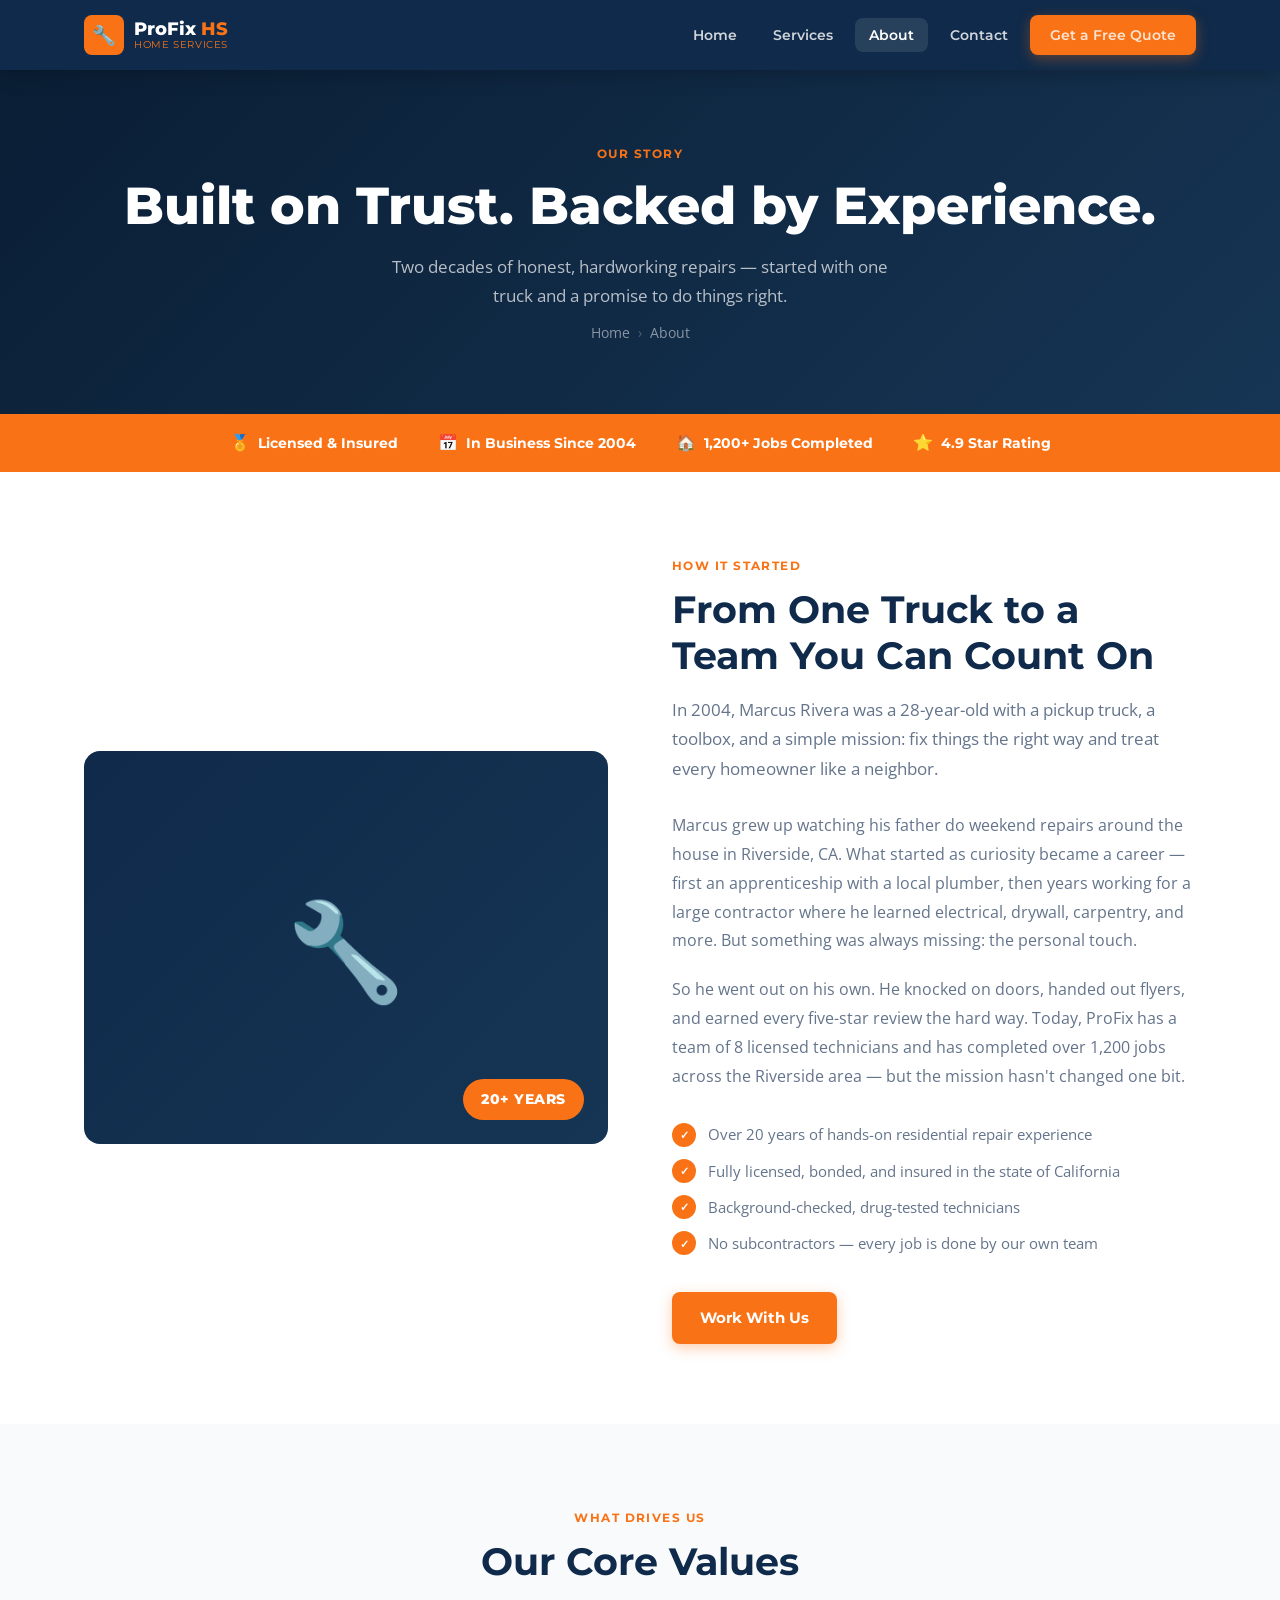
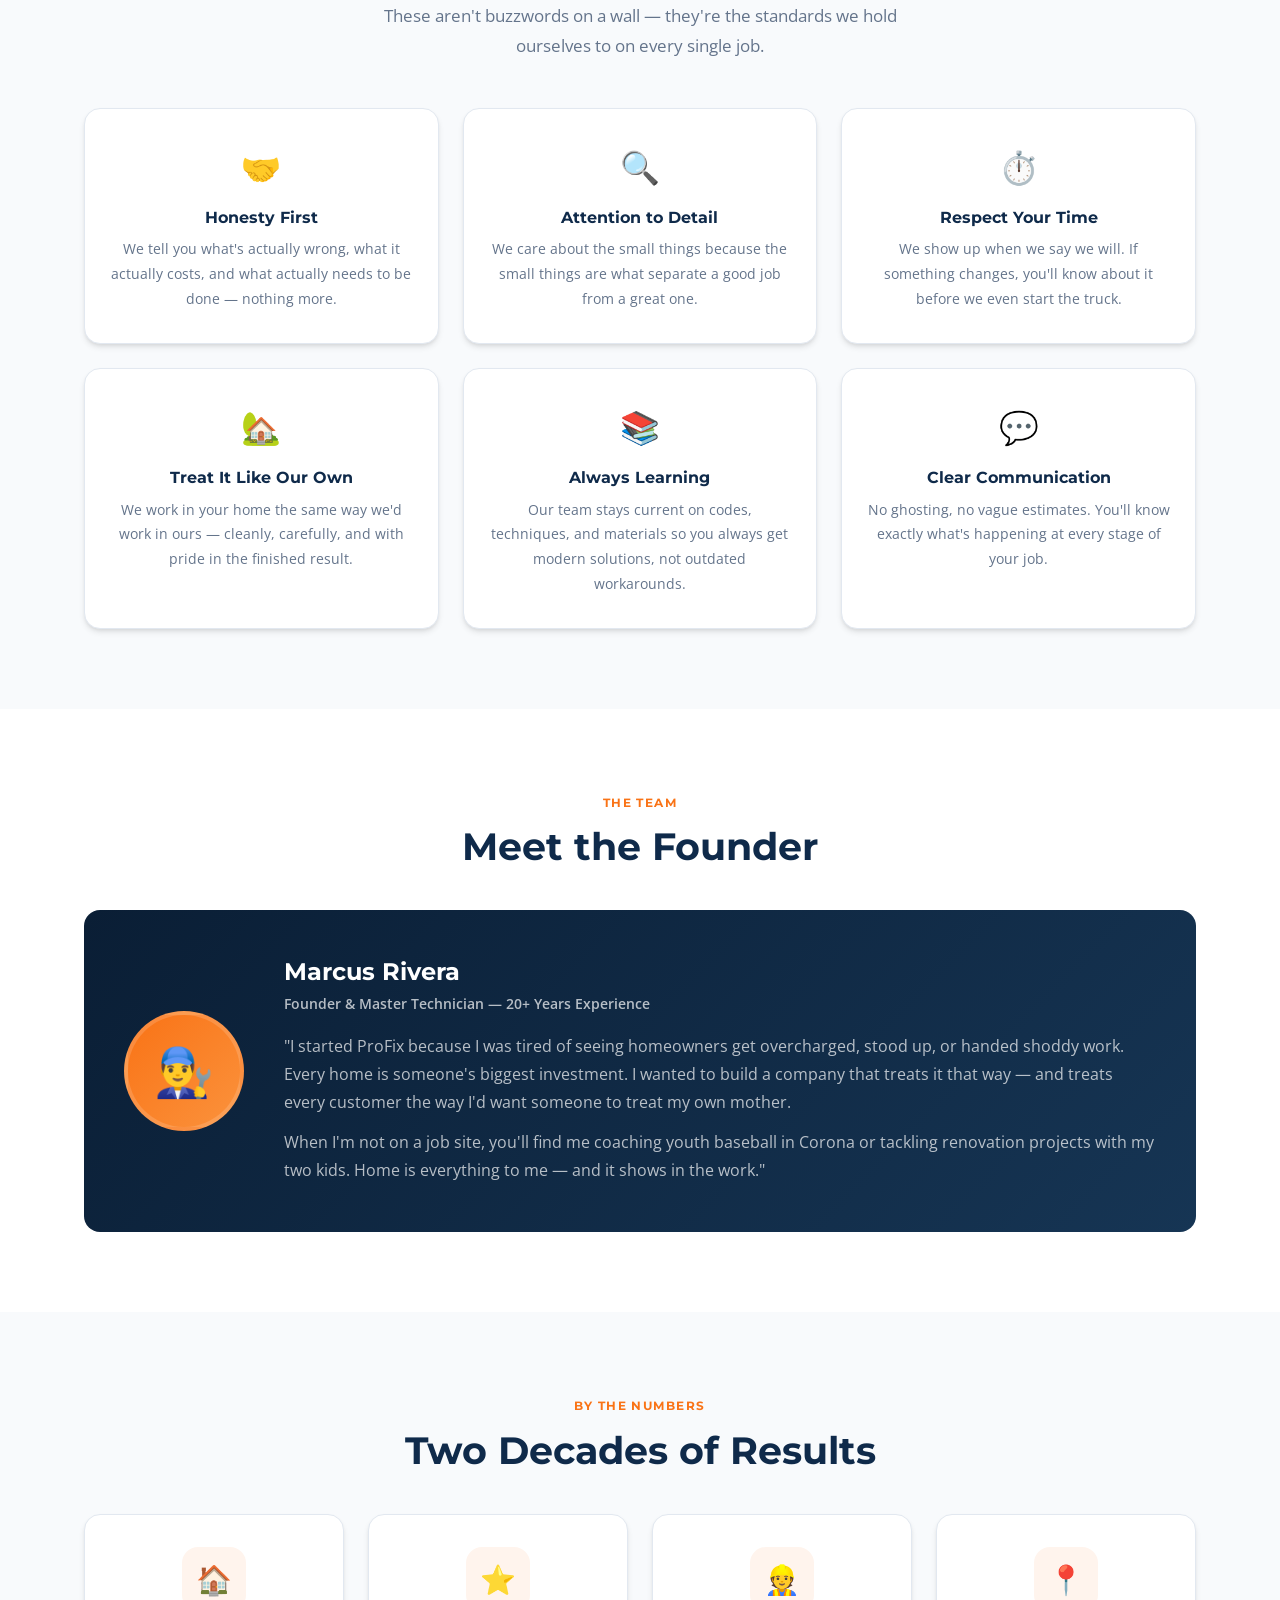
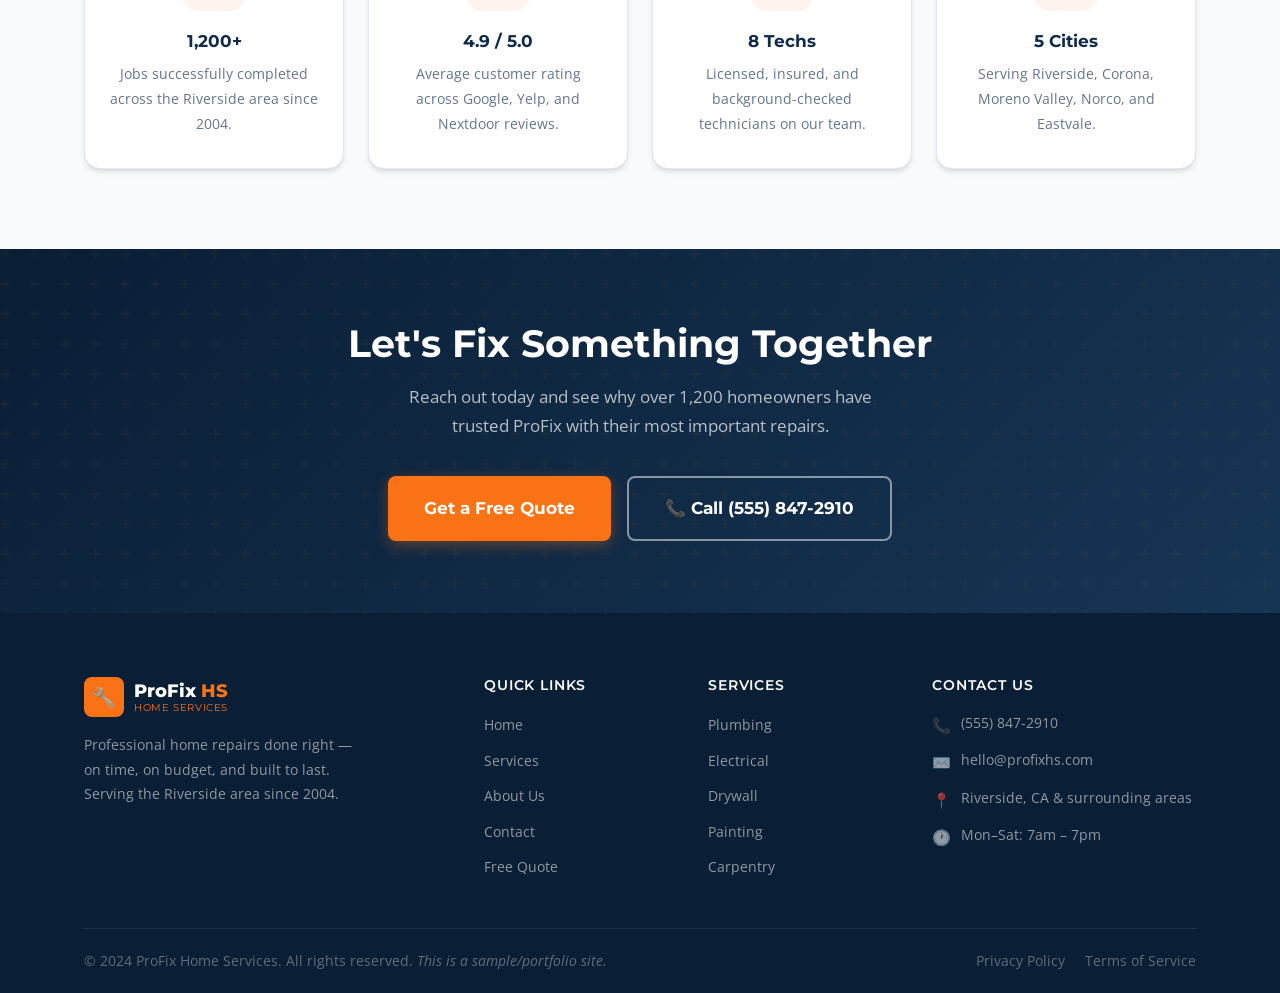
<file: about.html>
<!DOCTYPE html>
<html lang="en">
<head>
  <meta charset="UTF-8" />
  <meta name="viewport" content="width=device-width, initial-scale=1.0" />
  <title>About Us — ProFix Home Services</title>
  <meta name="description" content="Learn about ProFix Home Services — 20+ years of experience, a commitment to quality, and a passion for helping homeowners across the Riverside area." />
  <link rel="stylesheet" href="style.css" />
</head>
<body>

  <!-- NAVBAR -->
  <nav class="navbar">
    <div class="container navbar-inner">
      <a href="index.html" class="logo">
        <div class="logo-icon">🔧</div>
        <div class="logo-text">ProFix<span> HS</span><span class="logo-sub">Home Services</span></div>
      </a>
      <ul class="nav-links" id="navLinks">
        <li><a href="index.html">Home</a></li>
        <li><a href="services.html">Services</a></li>
        <li><a href="about.html" class="active">About</a></li>
        <li><a href="contact.html">Contact</a></li>
        <li><a href="contact.html" class="btn btn-primary">Get a Free Quote</a></li>
      </ul>
      <button class="hamburger" id="hamburger" aria-label="Toggle menu">
        <span></span><span></span><span></span>
      </button>
    </div>
  </nav>

  <!-- PAGE HERO -->
  <section class="about-hero">
    <div class="container">
      <span class="section-label">Our Story</span>
      <h1>Built on Trust. Backed by Experience.</h1>
      <p>Two decades of honest, hardworking repairs — started with one truck and a promise to do things right.</p>
      <div class="breadcrumb">
        <a href="index.html">Home</a>
        <span class="sep">›</span>
        <span>About</span>
      </div>
    </div>
  </section>

  <!-- TRUST BAR -->
  <div class="trust-bar">
    <div class="container trust-bar-inner">
      <div class="trust-item"><span>🏅</span> Licensed &amp; Insured</div>
      <div class="trust-item"><span>📅</span> In Business Since 2004</div>
      <div class="trust-item"><span>🏠</span> 1,200+ Jobs Completed</div>
      <div class="trust-item"><span>⭐</span> 4.9 Star Rating</div>
    </div>
  </div>

  <!-- OUR STORY -->
  <section class="section">
    <div class="container">
      <div class="about-story-grid">
        <div class="about-img-block">🔧</div>
        <div class="about-text">
          <span class="section-label">How It Started</span>
          <h2 class="section-heading">From One Truck to a Team You Can Count On</h2>
          <p class="section-sub">In 2004, Marcus Rivera was a 28-year-old with a pickup truck, a toolbox, and a simple mission: fix things the right way and treat every homeowner like a neighbor.</p>
          <p style="color:var(--text-light); margin-bottom:20px; line-height:1.8;">Marcus grew up watching his father do weekend repairs around the house in Riverside, CA. What started as curiosity became a career — first an apprenticeship with a local plumber, then years working for a large contractor where he learned electrical, drywall, carpentry, and more. But something was always missing: the personal touch.</p>
          <p style="color:var(--text-light); margin-bottom:32px; line-height:1.8;">So he went out on his own. He knocked on doors, handed out flyers, and earned every five-star review the hard way. Today, ProFix has a team of 8 licensed technicians and has completed over 1,200 jobs across the Riverside area — but the mission hasn't changed one bit.</p>
          <ul class="about-list">
            <li>Over 20 years of hands-on residential repair experience</li>
            <li>Fully licensed, bonded, and insured in the state of California</li>
            <li>Background-checked, drug-tested technicians</li>
            <li>No subcontractors — every job is done by our own team</li>
          </ul>
          <a href="contact.html" class="btn btn-primary">Work With Us</a>
        </div>
      </div>
    </div>
  </section>

  <!-- VALUES -->
  <section class="section section-alt">
    <div class="container">
      <div class="centered">
        <span class="section-label">What Drives Us</span>
        <h2 class="section-heading">Our Core Values</h2>
        <p class="section-sub">These aren't buzzwords on a wall — they're the standards we hold ourselves to on every single job.</p>
      </div>
      <div class="values-grid">
        <div class="value-card">
          <div class="value-icon">🤝</div>
          <h3>Honesty First</h3>
          <p>We tell you what's actually wrong, what it actually costs, and what actually needs to be done — nothing more.</p>
        </div>
        <div class="value-card">
          <div class="value-icon">🔍</div>
          <h3>Attention to Detail</h3>
          <p>We care about the small things because the small things are what separate a good job from a great one.</p>
        </div>
        <div class="value-card">
          <div class="value-icon">⏱️</div>
          <h3>Respect Your Time</h3>
          <p>We show up when we say we will. If something changes, you'll know about it before we even start the truck.</p>
        </div>
        <div class="value-card">
          <div class="value-icon">🏡</div>
          <h3>Treat It Like Our Own</h3>
          <p>We work in your home the same way we'd work in ours — cleanly, carefully, and with pride in the finished result.</p>
        </div>
        <div class="value-card">
          <div class="value-icon">📚</div>
          <h3>Always Learning</h3>
          <p>Our team stays current on codes, techniques, and materials so you always get modern solutions, not outdated workarounds.</p>
        </div>
        <div class="value-card">
          <div class="value-icon">💬</div>
          <h3>Clear Communication</h3>
          <p>No ghosting, no vague estimates. You'll know exactly what's happening at every stage of your job.</p>
        </div>
      </div>
    </div>
  </section>

  <!-- MEET THE OWNER -->
  <section class="section">
    <div class="container">
      <div class="centered" style="margin-bottom:40px;">
        <span class="section-label">The Team</span>
        <h2 class="section-heading">Meet the Founder</h2>
      </div>
      <div class="team-card">
        <div class="team-avatar">👨‍🔧</div>
        <div class="team-info">
          <h3>Marcus Rivera</h3>
          <p class="team-role">Founder &amp; Master Technician — 20+ Years Experience</p>
          <p>"I started ProFix because I was tired of seeing homeowners get overcharged, stood up, or handed shoddy work. Every home is someone's biggest investment. I wanted to build a company that treats it that way — and treats every customer the way I'd want someone to treat my own mother.</p>
          <p style="margin-top:12px; color:rgba(255,255,255,.7);">When I'm not on a job site, you'll find me coaching youth baseball in Corona or tackling renovation projects with my two kids. Home is everything to me — and it shows in the work."</p>
        </div>
      </div>
    </div>
  </section>

  <!-- BY THE NUMBERS -->
  <section class="section section-alt">
    <div class="container">
      <div class="centered">
        <span class="section-label">By the Numbers</span>
        <h2 class="section-heading">Two Decades of Results</h2>
      </div>
      <div class="features-grid" style="margin-top:40px;">
        <div class="feature-card">
          <div class="feature-icon" style="font-size:1.8rem; background:var(--orange-light);">🏠</div>
          <h3>1,200+</h3>
          <p>Jobs successfully completed across the Riverside area since 2004.</p>
        </div>
        <div class="feature-card">
          <div class="feature-icon" style="font-size:1.8rem; background:var(--orange-light);">⭐</div>
          <h3>4.9 / 5.0</h3>
          <p>Average customer rating across Google, Yelp, and Nextdoor reviews.</p>
        </div>
        <div class="feature-card">
          <div class="feature-icon" style="font-size:1.8rem; background:var(--orange-light);">👷</div>
          <h3>8 Techs</h3>
          <p>Licensed, insured, and background-checked technicians on our team.</p>
        </div>
        <div class="feature-card">
          <div class="feature-icon" style="font-size:1.8rem; background:var(--orange-light);">📍</div>
          <h3>5 Cities</h3>
          <p>Serving Riverside, Corona, Moreno Valley, Norco, and Eastvale.</p>
        </div>
      </div>
    </div>
  </section>

  <!-- CTA BANNER -->
  <section class="cta-banner">
    <div class="container">
      <h2>Let's Fix Something Together</h2>
      <p>Reach out today and see why over 1,200 homeowners have trusted ProFix with their most important repairs.</p>
      <div class="cta-actions">
        <a href="contact.html" class="btn btn-primary btn-lg">Get a Free Quote</a>
        <a href="tel:5558472910" class="btn btn-outline btn-lg">📞 Call (555) 847-2910</a>
      </div>
    </div>
  </section>

  <!-- FOOTER -->
  <footer class="footer">
    <div class="container">
      <div class="footer-grid">
        <div class="footer-brand">
          <a href="index.html" class="logo">
            <div class="logo-icon">🔧</div>
            <div class="logo-text">ProFix<span> HS</span><span class="logo-sub">Home Services</span></div>
          </a>
          <p>Professional home repairs done right — on time, on budget, and built to last. Serving the Riverside area since 2004.</p>
        </div>
        <div>
          <h4>Quick Links</h4>
          <ul class="footer-links">
            <li><a href="index.html">Home</a></li>
            <li><a href="services.html">Services</a></li>
            <li><a href="about.html">About Us</a></li>
            <li><a href="contact.html">Contact</a></li>
            <li><a href="contact.html">Free Quote</a></li>
          </ul>
        </div>
        <div>
          <h4>Services</h4>
          <ul class="footer-links">
            <li><a href="services.html">Plumbing</a></li>
            <li><a href="services.html">Electrical</a></li>
            <li><a href="services.html">Drywall</a></li>
            <li><a href="services.html">Painting</a></li>
            <li><a href="services.html">Carpentry</a></li>
          </ul>
        </div>
        <div>
          <h4>Contact Us</h4>
          <ul class="footer-contact-list">
            <li><span>📞</span><span>(555) 847-2910</span></li>
            <li><span>✉️</span><span>hello@profixhs.com</span></li>
            <li><span>📍</span><span>Riverside, CA &amp; surrounding areas</span></li>
            <li><span>🕐</span><span>Mon–Sat: 7am – 7pm</span></li>
          </ul>
        </div>
      </div>
      <div class="footer-bottom">
        <p>© 2024 ProFix Home Services. All rights reserved. <em>This is a sample/portfolio site.</em></p>
        <div class="footer-bottom-links">
          <a href="#">Privacy Policy</a>
          <a href="#">Terms of Service</a>
        </div>
      </div>
    </div>
  </footer>

  <script>
    const hamburger = document.getElementById('hamburger');
    const navLinks  = document.getElementById('navLinks');
    hamburger.addEventListener('click', () => navLinks.classList.toggle('open'));
    document.querySelectorAll('.nav-links a').forEach(l => l.addEventListener('click', () => navLinks.classList.remove('open')));
  </script>
</body>
</html>
</file>
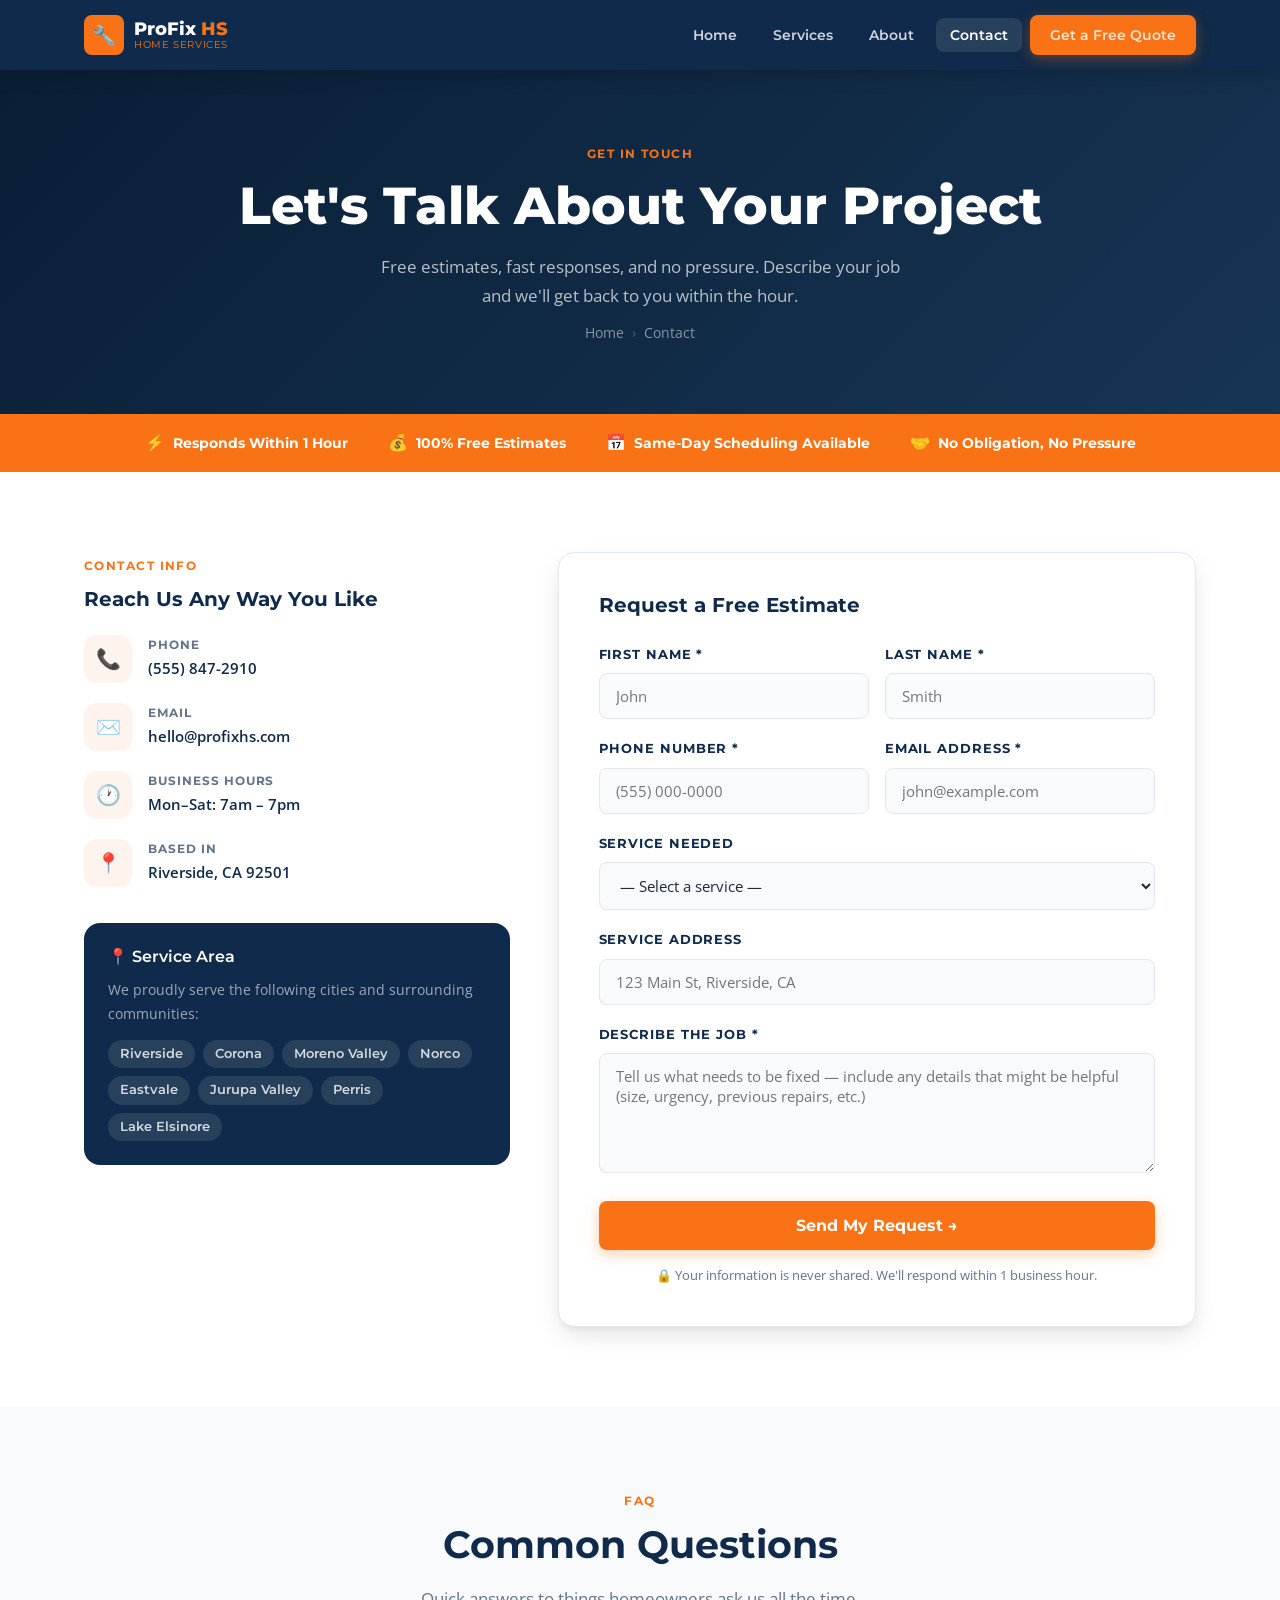
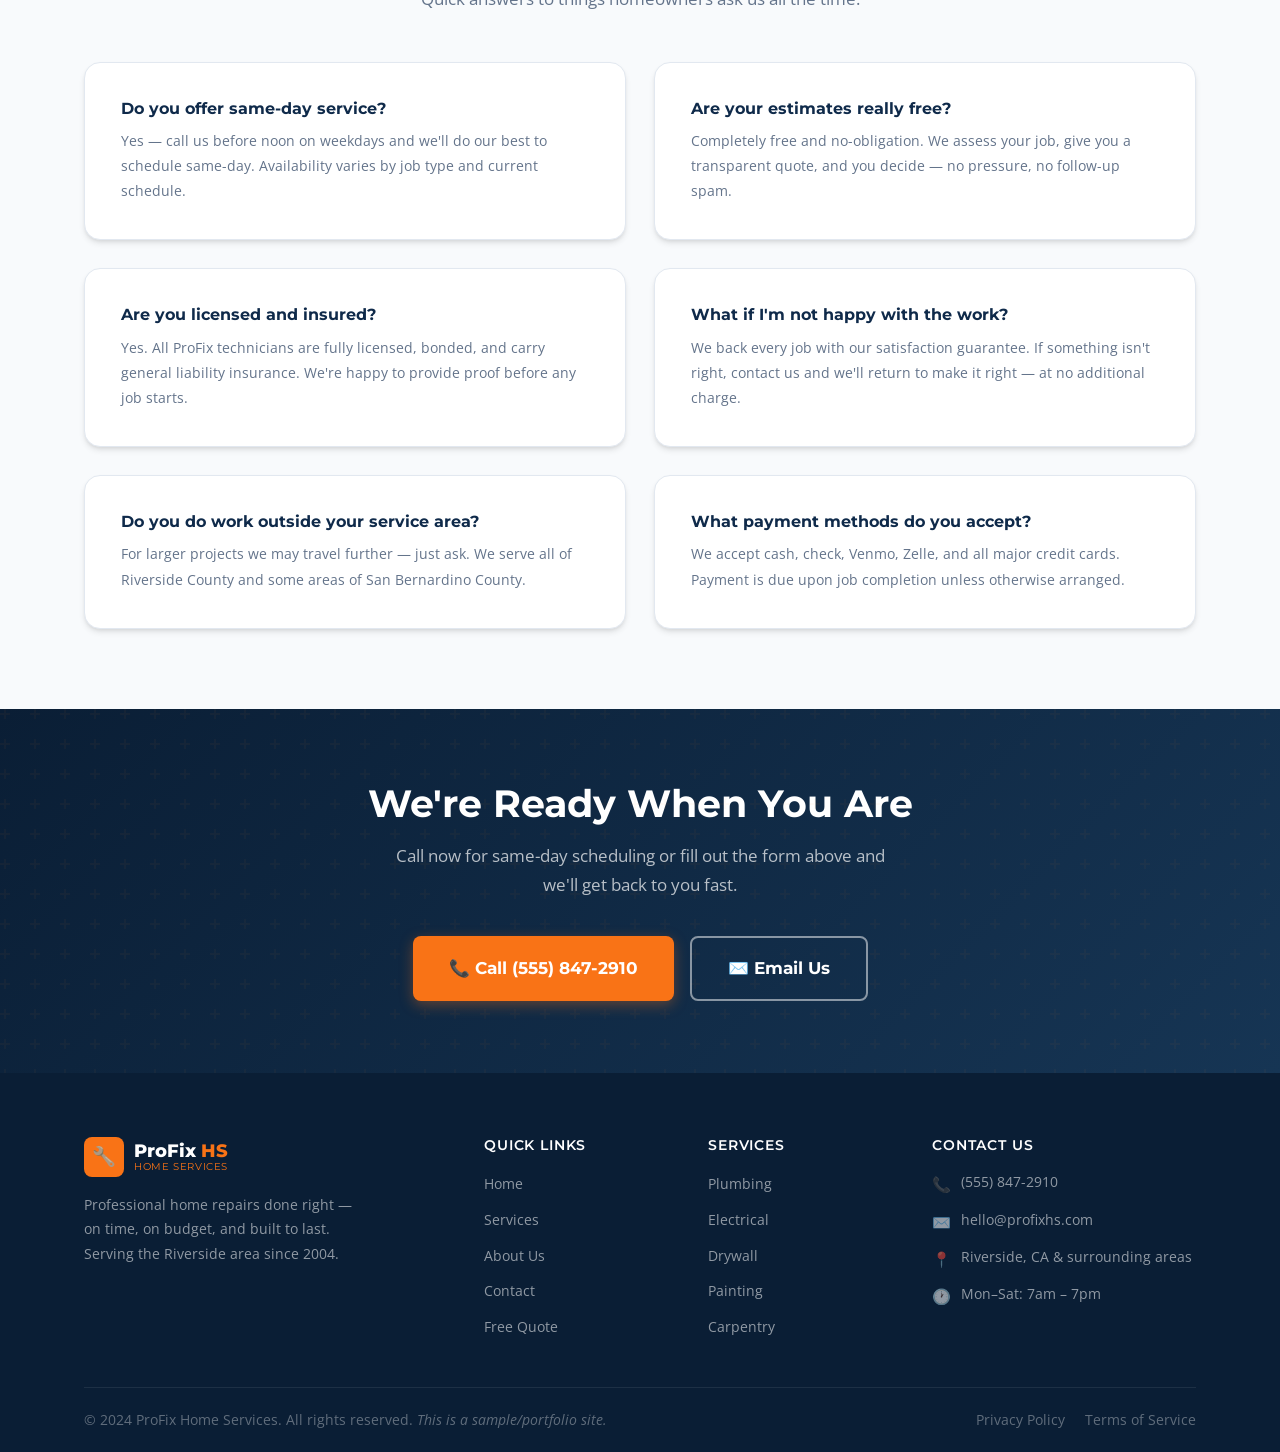
<file: contact.html>
<!DOCTYPE html>
<html lang="en">
<head>
  <meta charset="UTF-8" />
  <meta name="viewport" content="width=device-width, initial-scale=1.0" />
  <title>Contact — ProFix Home Services</title>
  <meta name="description" content="Get a free estimate from ProFix Home Services. Call (555) 847-2910 or fill out our form and we'll get back to you fast." />
  <link rel="stylesheet" href="style.css" />
</head>
<body>

  <!-- NAVBAR -->
  <nav class="navbar">
    <div class="container navbar-inner">
      <a href="index.html" class="logo">
        <div class="logo-icon">🔧</div>
        <div class="logo-text">ProFix<span> HS</span><span class="logo-sub">Home Services</span></div>
      </a>
      <ul class="nav-links" id="navLinks">
        <li><a href="index.html">Home</a></li>
        <li><a href="services.html">Services</a></li>
        <li><a href="about.html">About</a></li>
        <li><a href="contact.html" class="active">Contact</a></li>
        <li><a href="contact.html" class="btn btn-primary">Get a Free Quote</a></li>
      </ul>
      <button class="hamburger" id="hamburger" aria-label="Toggle menu">
        <span></span><span></span><span></span>
      </button>
    </div>
  </nav>

  <!-- PAGE HERO -->
  <section class="contact-hero">
    <div class="container">
      <span class="section-label">Get In Touch</span>
      <h1>Let's Talk About Your Project</h1>
      <p>Free estimates, fast responses, and no pressure. Describe your job and we'll get back to you within the hour.</p>
      <div class="breadcrumb">
        <a href="index.html">Home</a>
        <span class="sep">›</span>
        <span>Contact</span>
      </div>
    </div>
  </section>

  <!-- TRUST BAR -->
  <div class="trust-bar">
    <div class="container trust-bar-inner">
      <div class="trust-item"><span>⚡</span> Responds Within 1 Hour</div>
      <div class="trust-item"><span>💰</span> 100% Free Estimates</div>
      <div class="trust-item"><span>📅</span> Same-Day Scheduling Available</div>
      <div class="trust-item"><span>🤝</span> No Obligation, No Pressure</div>
    </div>
  </div>

  <!-- CONTACT SECTION -->
  <section class="section">
    <div class="container">
      <div class="contact-grid">

        <!-- LEFT: Info -->
        <div class="contact-info">
          <span class="section-label">Contact Info</span>
          <h3>Reach Us Any Way You Like</h3>
          <div class="contact-items">
            <div class="contact-item">
              <div class="ci-icon">📞</div>
              <div>
                <div class="ci-label">Phone</div>
                <a href="tel:5558472910" class="ci-value" style="color:var(--navy);">(555) 847-2910</a>
              </div>
            </div>
            <div class="contact-item">
              <div class="ci-icon">✉️</div>
              <div>
                <div class="ci-label">Email</div>
                <a href="mailto:hello@profixhs.com" class="ci-value" style="color:var(--navy);">hello@profixhs.com</a>
              </div>
            </div>
            <div class="contact-item">
              <div class="ci-icon">🕐</div>
              <div>
                <div class="ci-label">Business Hours</div>
                <div class="ci-value">Mon–Sat: 7am – 7pm</div>
              </div>
            </div>
            <div class="contact-item">
              <div class="ci-icon">📍</div>
              <div>
                <div class="ci-label">Based In</div>
                <div class="ci-value">Riverside, CA 92501</div>
              </div>
            </div>
          </div>

          <div class="service-area-box">
            <h4>📍 Service Area</h4>
            <p style="color:rgba(255,255,255,.6); font-size:.85rem; margin-bottom:14px;">We proudly serve the following cities and surrounding communities:</p>
            <div class="area-tags">
              <span class="area-tag">Riverside</span>
              <span class="area-tag">Corona</span>
              <span class="area-tag">Moreno Valley</span>
              <span class="area-tag">Norco</span>
              <span class="area-tag">Eastvale</span>
              <span class="area-tag">Jurupa Valley</span>
              <span class="area-tag">Perris</span>
              <span class="area-tag">Lake Elsinore</span>
            </div>
          </div>
        </div>

        <!-- RIGHT: Form -->
        <div class="contact-form-card">
          <h3>Request a Free Estimate</h3>
          <form id="contactForm" novalidate>
            <input type="hidden" name="access_key" value="8849cdb7-8d82-45d6-ac0b-0ceb267fcbf8" />
            <input type="hidden" name="subject" value="New Free Estimate Request — ProFix Home Services" />
            <div class="form-row">
              <div class="form-group">
                <label for="firstName">First Name *</label>
                <input type="text" id="firstName" name="firstName" placeholder="John" required />
              </div>
              <div class="form-group">
                <label for="lastName">Last Name *</label>
                <input type="text" id="lastName" name="lastName" placeholder="Smith" required />
              </div>
            </div>
            <div class="form-row">
              <div class="form-group">
                <label for="phone">Phone Number *</label>
                <input type="tel" id="phone" name="phone" placeholder="(555) 000-0000" required />
              </div>
              <div class="form-group">
                <label for="email">Email Address *</label>
                <input type="email" id="email" name="email" placeholder="john@example.com" required />
              </div>
            </div>
            <div class="form-group">
              <label for="service">Service Needed</label>
              <select id="service" name="service">
                <option value="">— Select a service —</option>
                <option value="plumbing">Plumbing</option>
                <option value="electrical">Electrical</option>
                <option value="drywall">Drywall</option>
                <option value="painting">Painting</option>
                <option value="carpentry">Carpentry</option>
                <option value="general">General Repairs</option>
                <option value="multiple">Multiple Services</option>
                <option value="unsure">Not Sure — Need Assessment</option>
              </select>
            </div>
            <div class="form-group">
              <label for="address">Service Address</label>
              <input type="text" id="address" name="address" placeholder="123 Main St, Riverside, CA" />
            </div>
            <div class="form-group">
              <label for="message">Describe the Job *</label>
              <textarea id="message" name="message" placeholder="Tell us what needs to be fixed — include any details that might be helpful (size, urgency, previous repairs, etc.)" required></textarea>
            </div>
            <button type="submit" class="btn btn-primary" style="width:100%; justify-content:center; font-size:1rem; padding:15px;">
              Send My Request →
            </button>
            <p class="form-note">🔒 Your information is never shared. We'll respond within 1 business hour.</p>
          </form>
        </div>

      </div>
    </div>
  </section>

  <!-- FAQ SECTION -->
  <section class="section section-alt">
    <div class="container">
      <div class="centered">
        <span class="section-label">FAQ</span>
        <h2 class="section-heading">Common Questions</h2>
        <p class="section-sub">Quick answers to things homeowners ask us all the time.</p>
      </div>
      <div class="services-full-grid" style="margin-top:40px;">
        <div class="service-full-card" style="flex-direction:column; gap:10px;">
          <h3 style="font-size:1rem;">Do you offer same-day service?</h3>
          <p style="margin:0; font-size:.9rem;">Yes — call us before noon on weekdays and we'll do our best to schedule same-day. Availability varies by job type and current schedule.</p>
        </div>
        <div class="service-full-card" style="flex-direction:column; gap:10px;">
          <h3 style="font-size:1rem;">Are your estimates really free?</h3>
          <p style="margin:0; font-size:.9rem;">Completely free and no-obligation. We assess your job, give you a transparent quote, and you decide — no pressure, no follow-up spam.</p>
        </div>
        <div class="service-full-card" style="flex-direction:column; gap:10px;">
          <h3 style="font-size:1rem;">Are you licensed and insured?</h3>
          <p style="margin:0; font-size:.9rem;">Yes. All ProFix technicians are fully licensed, bonded, and carry general liability insurance. We're happy to provide proof before any job starts.</p>
        </div>
        <div class="service-full-card" style="flex-direction:column; gap:10px;">
          <h3 style="font-size:1rem;">What if I'm not happy with the work?</h3>
          <p style="margin:0; font-size:.9rem;">We back every job with our satisfaction guarantee. If something isn't right, contact us and we'll return to make it right — at no additional charge.</p>
        </div>
        <div class="service-full-card" style="flex-direction:column; gap:10px;">
          <h3 style="font-size:1rem;">Do you do work outside your service area?</h3>
          <p style="margin:0; font-size:.9rem;">For larger projects we may travel further — just ask. We serve all of Riverside County and some areas of San Bernardino County.</p>
        </div>
        <div class="service-full-card" style="flex-direction:column; gap:10px;">
          <h3 style="font-size:1rem;">What payment methods do you accept?</h3>
          <p style="margin:0; font-size:.9rem;">We accept cash, check, Venmo, Zelle, and all major credit cards. Payment is due upon job completion unless otherwise arranged.</p>
        </div>
      </div>
    </div>
  </section>

  <!-- CTA BANNER -->
  <section class="cta-banner">
    <div class="container">
      <h2>We're Ready When You Are</h2>
      <p>Call now for same-day scheduling or fill out the form above and we'll get back to you fast.</p>
      <div class="cta-actions">
        <a href="tel:5558472910" class="btn btn-primary btn-lg">📞 Call (555) 847-2910</a>
        <a href="mailto:hello@profixhs.com" class="btn btn-outline btn-lg">✉️ Email Us</a>
      </div>
    </div>
  </section>

  <!-- FOOTER -->
  <footer class="footer">
    <div class="container">
      <div class="footer-grid">
        <div class="footer-brand">
          <a href="index.html" class="logo">
            <div class="logo-icon">🔧</div>
            <div class="logo-text">ProFix<span> HS</span><span class="logo-sub">Home Services</span></div>
          </a>
          <p>Professional home repairs done right — on time, on budget, and built to last. Serving the Riverside area since 2004.</p>
        </div>
        <div>
          <h4>Quick Links</h4>
          <ul class="footer-links">
            <li><a href="index.html">Home</a></li>
            <li><a href="services.html">Services</a></li>
            <li><a href="about.html">About Us</a></li>
            <li><a href="contact.html">Contact</a></li>
            <li><a href="contact.html">Free Quote</a></li>
          </ul>
        </div>
        <div>
          <h4>Services</h4>
          <ul class="footer-links">
            <li><a href="services.html">Plumbing</a></li>
            <li><a href="services.html">Electrical</a></li>
            <li><a href="services.html">Drywall</a></li>
            <li><a href="services.html">Painting</a></li>
            <li><a href="services.html">Carpentry</a></li>
          </ul>
        </div>
        <div>
          <h4>Contact Us</h4>
          <ul class="footer-contact-list">
            <li><span>📞</span><span>(555) 847-2910</span></li>
            <li><span>✉️</span><span>hello@profixhs.com</span></li>
            <li><span>📍</span><span>Riverside, CA &amp; surrounding areas</span></li>
            <li><span>🕐</span><span>Mon–Sat: 7am – 7pm</span></li>
          </ul>
        </div>
      </div>
      <div class="footer-bottom">
        <p>© 2024 ProFix Home Services. All rights reserved. <em>This is a sample/portfolio site.</em></p>
        <div class="footer-bottom-links">
          <a href="#">Privacy Policy</a>
          <a href="#">Terms of Service</a>
        </div>
      </div>
    </div>
  </footer>

  <!-- Toast notification -->
  <div class="toast" id="toast">✅ Message sent! We'll get back to you shortly.</div>

  <script>
    // Mobile nav
    const hamburger = document.getElementById('hamburger');
    const navLinks  = document.getElementById('navLinks');
    hamburger.addEventListener('click', () => navLinks.classList.toggle('open'));
    document.querySelectorAll('.nav-links a').forEach(l => l.addEventListener('click', () => navLinks.classList.remove('open')));

    // Phone formatting
    document.getElementById('phone').addEventListener('input', function () {
      let v = this.value.replace(/\D/g, '').substring(0, 10);
      if (v.length >= 7) v = '(' + v.substring(0,3) + ') ' + v.substring(3,6) + '-' + v.substring(6);
      else if (v.length >= 4) v = '(' + v.substring(0,3) + ') ' + v.substring(3);
      this.value = v;
    });

    // Form submit — real Formspree submission
    document.getElementById('contactForm').addEventListener('submit', async function (e) {
      e.preventDefault();

      // Validate required fields
      const required = this.querySelectorAll('[required]');
      let valid = true;
      required.forEach(field => {
        field.style.borderColor = '';
        if (!field.value.trim()) {
          field.style.borderColor = '#ef4444';
          valid = false;
        }
      });
      if (!valid) return;

      const btn = this.querySelector('button[type="submit"]');
      btn.textContent = 'Sending…';
      btn.disabled = true;

      try {
        const response = await fetch('https://api.web3forms.com/submit', {
          method: 'POST',
          headers: { 'Accept': 'application/json' },
          body: new FormData(this)
        });

        if (response.ok) {
          this.reset();
          btn.textContent = 'Send My Request →';
          btn.disabled = false;
          const toast = document.getElementById('toast');
          toast.classList.add('show');
          setTimeout(() => toast.classList.remove('show'), 4000);
        } else {
          const data = await response.json();
          const msg = data.errors ? data.errors.map(e => e.message).join(', ') : 'Submission failed. Please try again.';
          alert('Error: ' + msg);
          btn.textContent = 'Send My Request →';
          btn.disabled = false;
        }
      } catch (err) {
        alert('Network error. Please check your connection and try again.');
        btn.textContent = 'Send My Request →';
        btn.disabled = false;
      }
    });
  </script>
</body>
</html>
</file>
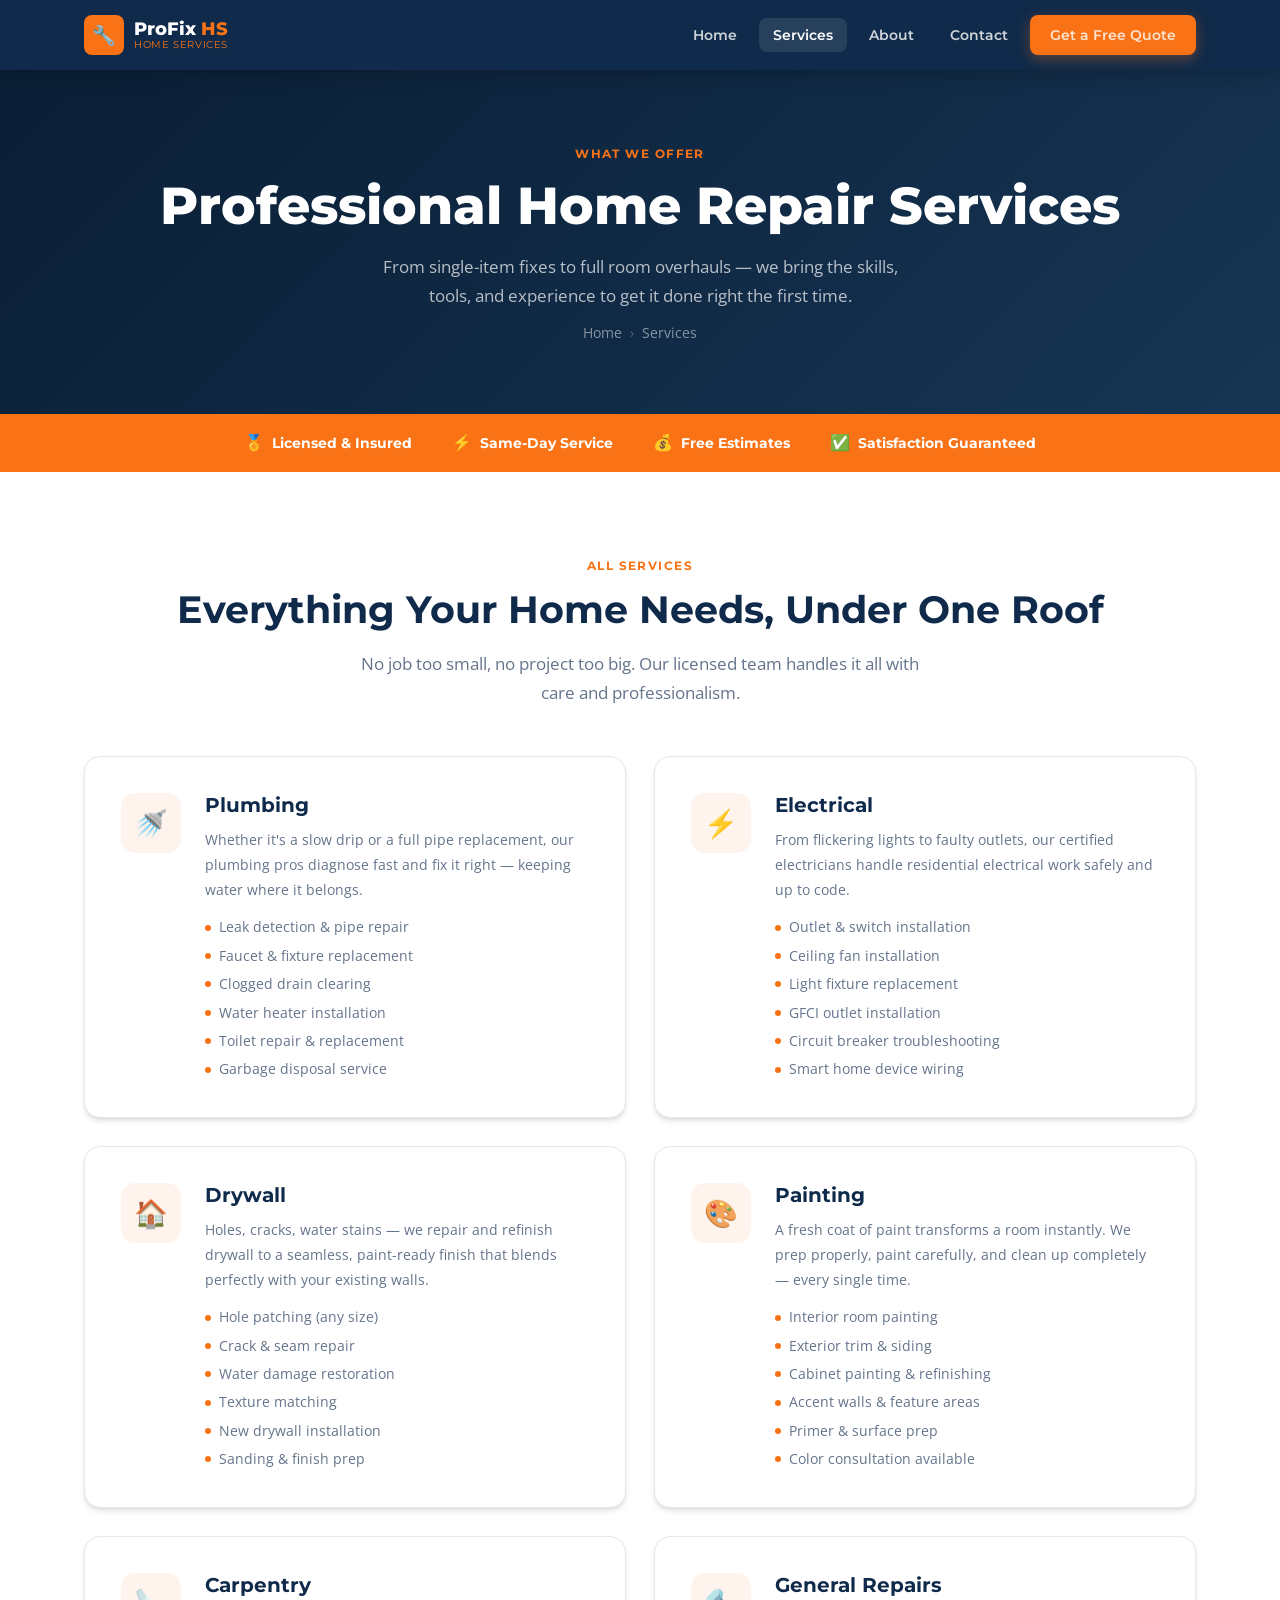
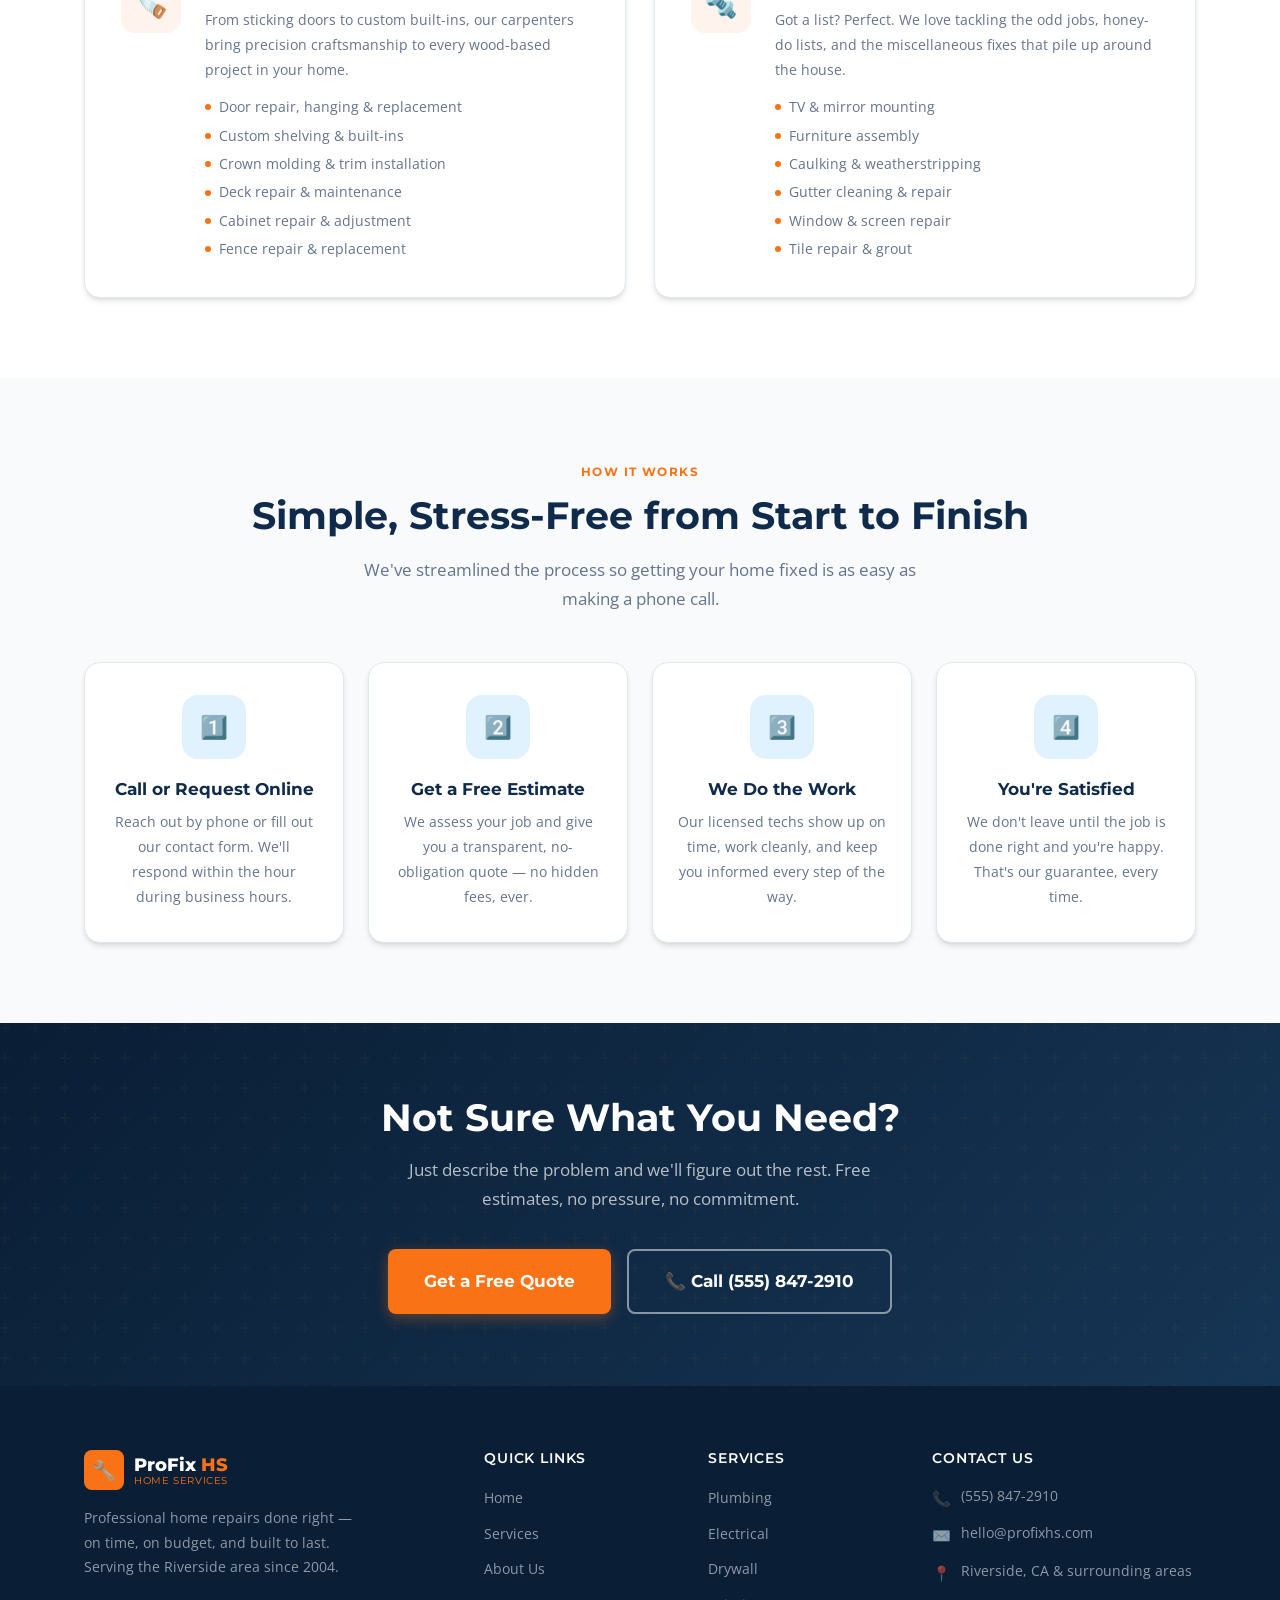
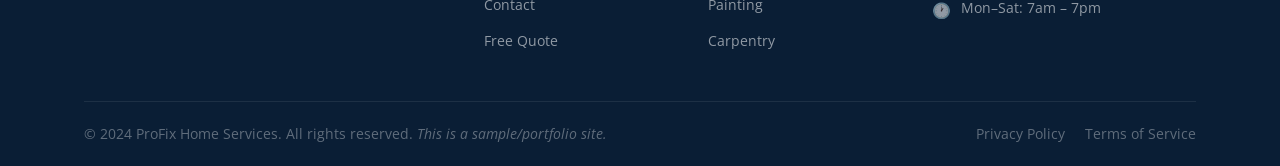
<file: services.html>
<!DOCTYPE html>
<html lang="en">
<head>
  <meta charset="UTF-8" />
  <meta name="viewport" content="width=device-width, initial-scale=1.0" />
  <title>Services — ProFix Home Services</title>
  <meta name="description" content="ProFix offers plumbing, electrical, drywall, painting, carpentry, and general home repairs. Licensed, insured, and same-day service available." />
  <link rel="stylesheet" href="style.css" />
</head>
<body>

  <!-- NAVBAR -->
  <nav class="navbar">
    <div class="container navbar-inner">
      <a href="index.html" class="logo">
        <div class="logo-icon">🔧</div>
        <div class="logo-text">ProFix<span> HS</span><span class="logo-sub">Home Services</span></div>
      </a>
      <ul class="nav-links" id="navLinks">
        <li><a href="index.html">Home</a></li>
        <li><a href="services.html" class="active">Services</a></li>
        <li><a href="about.html">About</a></li>
        <li><a href="contact.html">Contact</a></li>
        <li><a href="contact.html" class="btn btn-primary">Get a Free Quote</a></li>
      </ul>
      <button class="hamburger" id="hamburger" aria-label="Toggle menu">
        <span></span><span></span><span></span>
      </button>
    </div>
  </nav>

  <!-- PAGE HERO -->
  <section class="services-hero">
    <div class="container">
      <span class="section-label">What We Offer</span>
      <h1>Professional Home Repair Services</h1>
      <p>From single-item fixes to full room overhauls — we bring the skills, tools, and experience to get it done right the first time.</p>
      <div class="breadcrumb">
        <a href="index.html">Home</a>
        <span class="sep">›</span>
        <span>Services</span>
      </div>
    </div>
  </section>

  <!-- TRUST BAR -->
  <div class="trust-bar">
    <div class="container trust-bar-inner">
      <div class="trust-item"><span>🏅</span> Licensed &amp; Insured</div>
      <div class="trust-item"><span>⚡</span> Same-Day Service</div>
      <div class="trust-item"><span>💰</span> Free Estimates</div>
      <div class="trust-item"><span>✅</span> Satisfaction Guaranteed</div>
    </div>
  </div>

  <!-- SERVICES FULL LIST -->
  <section class="section">
    <div class="container">
      <div class="centered" style="margin-bottom: 48px;">
        <span class="section-label">All Services</span>
        <h2 class="section-heading">Everything Your Home Needs, Under One Roof</h2>
        <p class="section-sub">No job too small, no project too big. Our licensed team handles it all with care and professionalism.</p>
      </div>
      <div class="services-full-grid">

        <div class="service-full-card">
          <div class="sfc-icon">🚿</div>
          <div class="sfc-body">
            <h3>Plumbing</h3>
            <p>Whether it's a slow drip or a full pipe replacement, our plumbing pros diagnose fast and fix it right — keeping water where it belongs.</p>
            <ul class="sfc-list">
              <li>Leak detection &amp; pipe repair</li>
              <li>Faucet &amp; fixture replacement</li>
              <li>Clogged drain clearing</li>
              <li>Water heater installation</li>
              <li>Toilet repair &amp; replacement</li>
              <li>Garbage disposal service</li>
            </ul>
          </div>
        </div>

        <div class="service-full-card">
          <div class="sfc-icon">⚡</div>
          <div class="sfc-body">
            <h3>Electrical</h3>
            <p>From flickering lights to faulty outlets, our certified electricians handle residential electrical work safely and up to code.</p>
            <ul class="sfc-list">
              <li>Outlet &amp; switch installation</li>
              <li>Ceiling fan installation</li>
              <li>Light fixture replacement</li>
              <li>GFCI outlet installation</li>
              <li>Circuit breaker troubleshooting</li>
              <li>Smart home device wiring</li>
            </ul>
          </div>
        </div>

        <div class="service-full-card">
          <div class="sfc-icon">🏠</div>
          <div class="sfc-body">
            <h3>Drywall</h3>
            <p>Holes, cracks, water stains — we repair and refinish drywall to a seamless, paint-ready finish that blends perfectly with your existing walls.</p>
            <ul class="sfc-list">
              <li>Hole patching (any size)</li>
              <li>Crack &amp; seam repair</li>
              <li>Water damage restoration</li>
              <li>Texture matching</li>
              <li>New drywall installation</li>
              <li>Sanding &amp; finish prep</li>
            </ul>
          </div>
        </div>

        <div class="service-full-card">
          <div class="sfc-icon">🎨</div>
          <div class="sfc-body">
            <h3>Painting</h3>
            <p>A fresh coat of paint transforms a room instantly. We prep properly, paint carefully, and clean up completely — every single time.</p>
            <ul class="sfc-list">
              <li>Interior room painting</li>
              <li>Exterior trim &amp; siding</li>
              <li>Cabinet painting &amp; refinishing</li>
              <li>Accent walls &amp; feature areas</li>
              <li>Primer &amp; surface prep</li>
              <li>Color consultation available</li>
            </ul>
          </div>
        </div>

        <div class="service-full-card">
          <div class="sfc-icon">🪚</div>
          <div class="sfc-body">
            <h3>Carpentry</h3>
            <p>From sticking doors to custom built-ins, our carpenters bring precision craftsmanship to every wood-based project in your home.</p>
            <ul class="sfc-list">
              <li>Door repair, hanging &amp; replacement</li>
              <li>Custom shelving &amp; built-ins</li>
              <li>Crown molding &amp; trim installation</li>
              <li>Deck repair &amp; maintenance</li>
              <li>Cabinet repair &amp; adjustment</li>
              <li>Fence repair &amp; replacement</li>
            </ul>
          </div>
        </div>

        <div class="service-full-card">
          <div class="sfc-icon">🔩</div>
          <div class="sfc-body">
            <h3>General Repairs</h3>
            <p>Got a list? Perfect. We love tackling the odd jobs, honey-do lists, and the miscellaneous fixes that pile up around the house.</p>
            <ul class="sfc-list">
              <li>TV &amp; mirror mounting</li>
              <li>Furniture assembly</li>
              <li>Caulking &amp; weatherstripping</li>
              <li>Gutter cleaning &amp; repair</li>
              <li>Window &amp; screen repair</li>
              <li>Tile repair &amp; grout</li>
            </ul>
          </div>
        </div>

      </div>
    </div>
  </section>

  <!-- PROCESS SECTION -->
  <section class="section section-alt">
    <div class="container">
      <div class="centered">
        <span class="section-label">How It Works</span>
        <h2 class="section-heading">Simple, Stress-Free from Start to Finish</h2>
        <p class="section-sub">We've streamlined the process so getting your home fixed is as easy as making a phone call.</p>
      </div>
      <div class="features-grid">
        <div class="feature-card">
          <div class="feature-icon" style="font-size:1.4rem; background:#e0f2fe;">1️⃣</div>
          <h3>Call or Request Online</h3>
          <p>Reach out by phone or fill out our contact form. We'll respond within the hour during business hours.</p>
        </div>
        <div class="feature-card">
          <div class="feature-icon" style="font-size:1.4rem; background:#e0f2fe;">2️⃣</div>
          <h3>Get a Free Estimate</h3>
          <p>We assess your job and give you a transparent, no-obligation quote — no hidden fees, ever.</p>
        </div>
        <div class="feature-card">
          <div class="feature-icon" style="font-size:1.4rem; background:#e0f2fe;">3️⃣</div>
          <h3>We Do the Work</h3>
          <p>Our licensed techs show up on time, work cleanly, and keep you informed every step of the way.</p>
        </div>
        <div class="feature-card">
          <div class="feature-icon" style="font-size:1.4rem; background:#e0f2fe;">4️⃣</div>
          <h3>You're Satisfied</h3>
          <p>We don't leave until the job is done right and you're happy. That's our guarantee, every time.</p>
        </div>
      </div>
    </div>
  </section>

  <!-- CTA BANNER -->
  <section class="cta-banner">
    <div class="container">
      <h2>Not Sure What You Need?</h2>
      <p>Just describe the problem and we'll figure out the rest. Free estimates, no pressure, no commitment.</p>
      <div class="cta-actions">
        <a href="contact.html" class="btn btn-primary btn-lg">Get a Free Quote</a>
        <a href="tel:5558472910" class="btn btn-outline btn-lg">📞 Call (555) 847-2910</a>
      </div>
    </div>
  </section>

  <!-- FOOTER -->
  <footer class="footer">
    <div class="container">
      <div class="footer-grid">
        <div class="footer-brand">
          <a href="index.html" class="logo">
            <div class="logo-icon">🔧</div>
            <div class="logo-text">ProFix<span> HS</span><span class="logo-sub">Home Services</span></div>
          </a>
          <p>Professional home repairs done right — on time, on budget, and built to last. Serving the Riverside area since 2004.</p>
        </div>
        <div>
          <h4>Quick Links</h4>
          <ul class="footer-links">
            <li><a href="index.html">Home</a></li>
            <li><a href="services.html">Services</a></li>
            <li><a href="about.html">About Us</a></li>
            <li><a href="contact.html">Contact</a></li>
            <li><a href="contact.html">Free Quote</a></li>
          </ul>
        </div>
        <div>
          <h4>Services</h4>
          <ul class="footer-links">
            <li><a href="services.html">Plumbing</a></li>
            <li><a href="services.html">Electrical</a></li>
            <li><a href="services.html">Drywall</a></li>
            <li><a href="services.html">Painting</a></li>
            <li><a href="services.html">Carpentry</a></li>
          </ul>
        </div>
        <div>
          <h4>Contact Us</h4>
          <ul class="footer-contact-list">
            <li><span>📞</span><span>(555) 847-2910</span></li>
            <li><span>✉️</span><span>hello@profixhs.com</span></li>
            <li><span>📍</span><span>Riverside, CA &amp; surrounding areas</span></li>
            <li><span>🕐</span><span>Mon–Sat: 7am – 7pm</span></li>
          </ul>
        </div>
      </div>
      <div class="footer-bottom">
        <p>© 2024 ProFix Home Services. All rights reserved. <em>This is a sample/portfolio site.</em></p>
        <div class="footer-bottom-links">
          <a href="#">Privacy Policy</a>
          <a href="#">Terms of Service</a>
        </div>
      </div>
    </div>
  </footer>

  <script>
    const hamburger = document.getElementById('hamburger');
    const navLinks  = document.getElementById('navLinks');
    hamburger.addEventListener('click', () => navLinks.classList.toggle('open'));
    document.querySelectorAll('.nav-links a').forEach(l => l.addEventListener('click', () => navLinks.classList.remove('open')));
  </script>
</body>
</html>
</file>
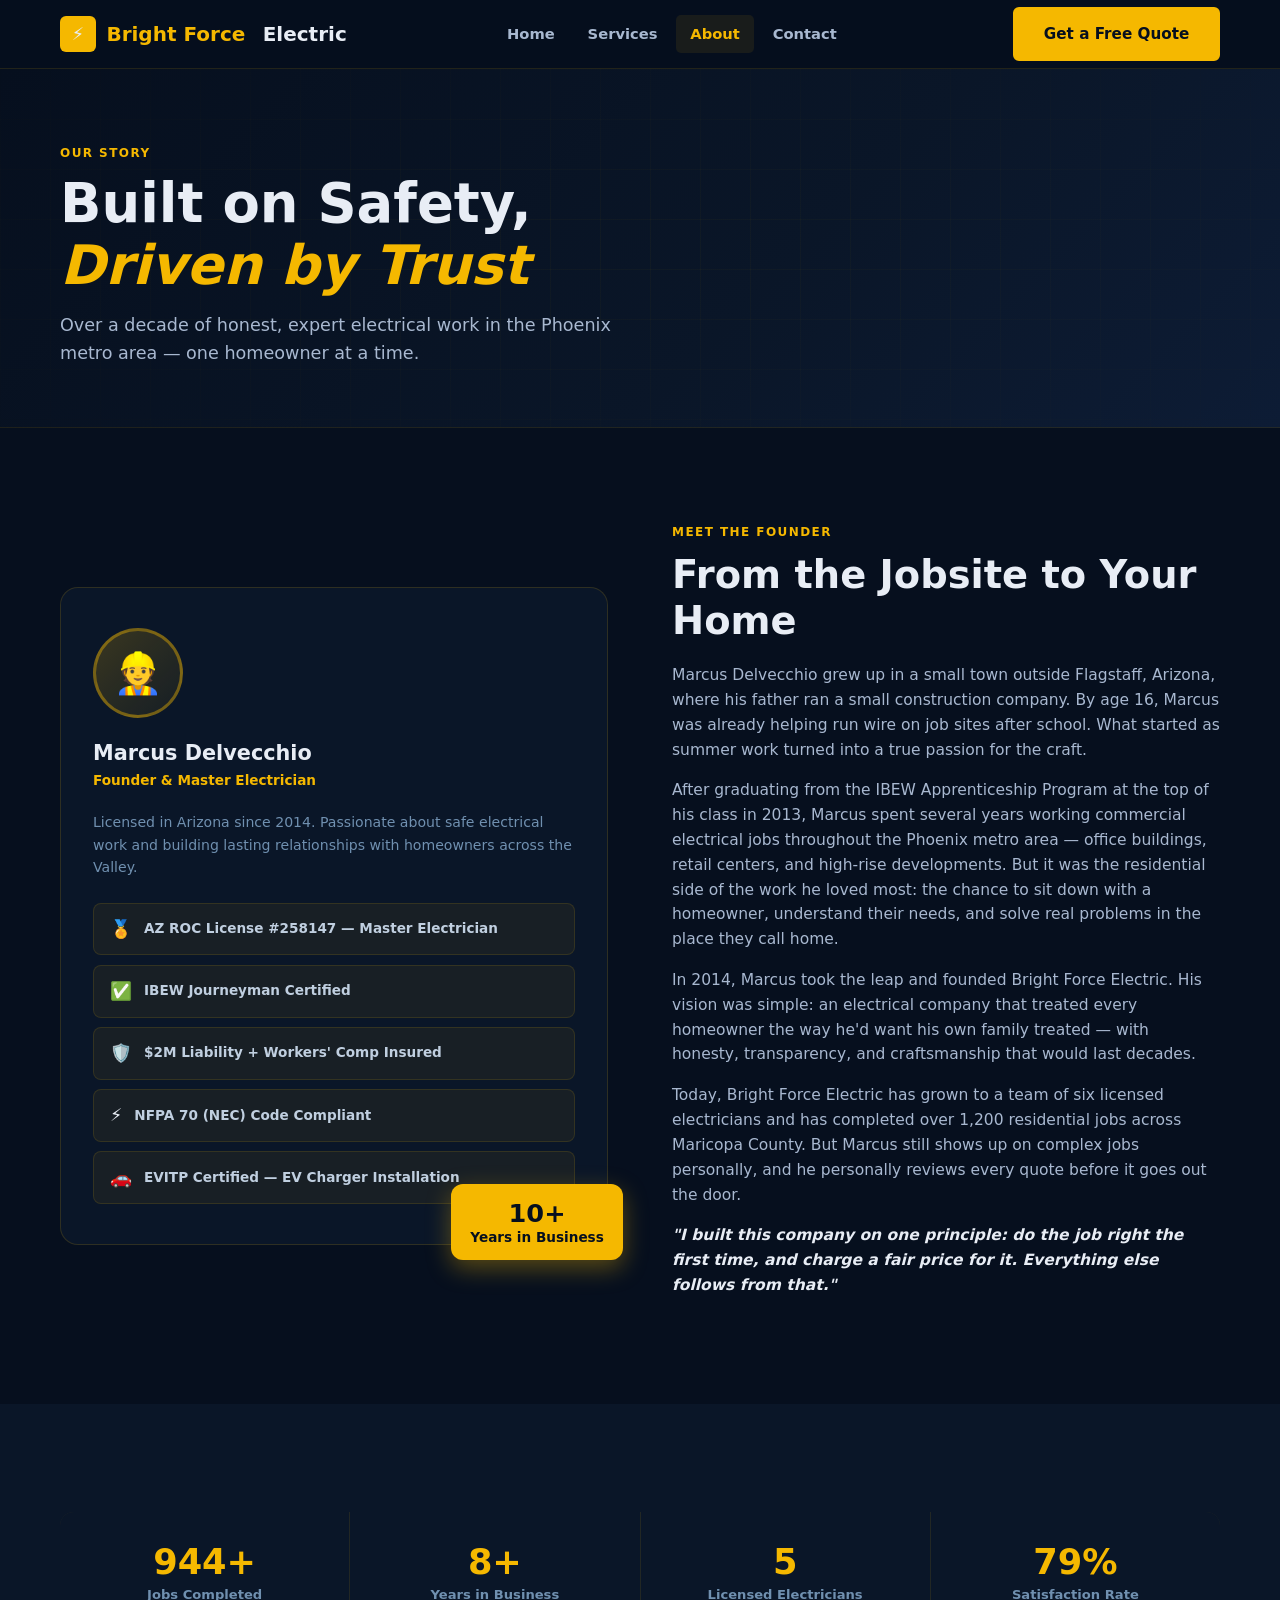
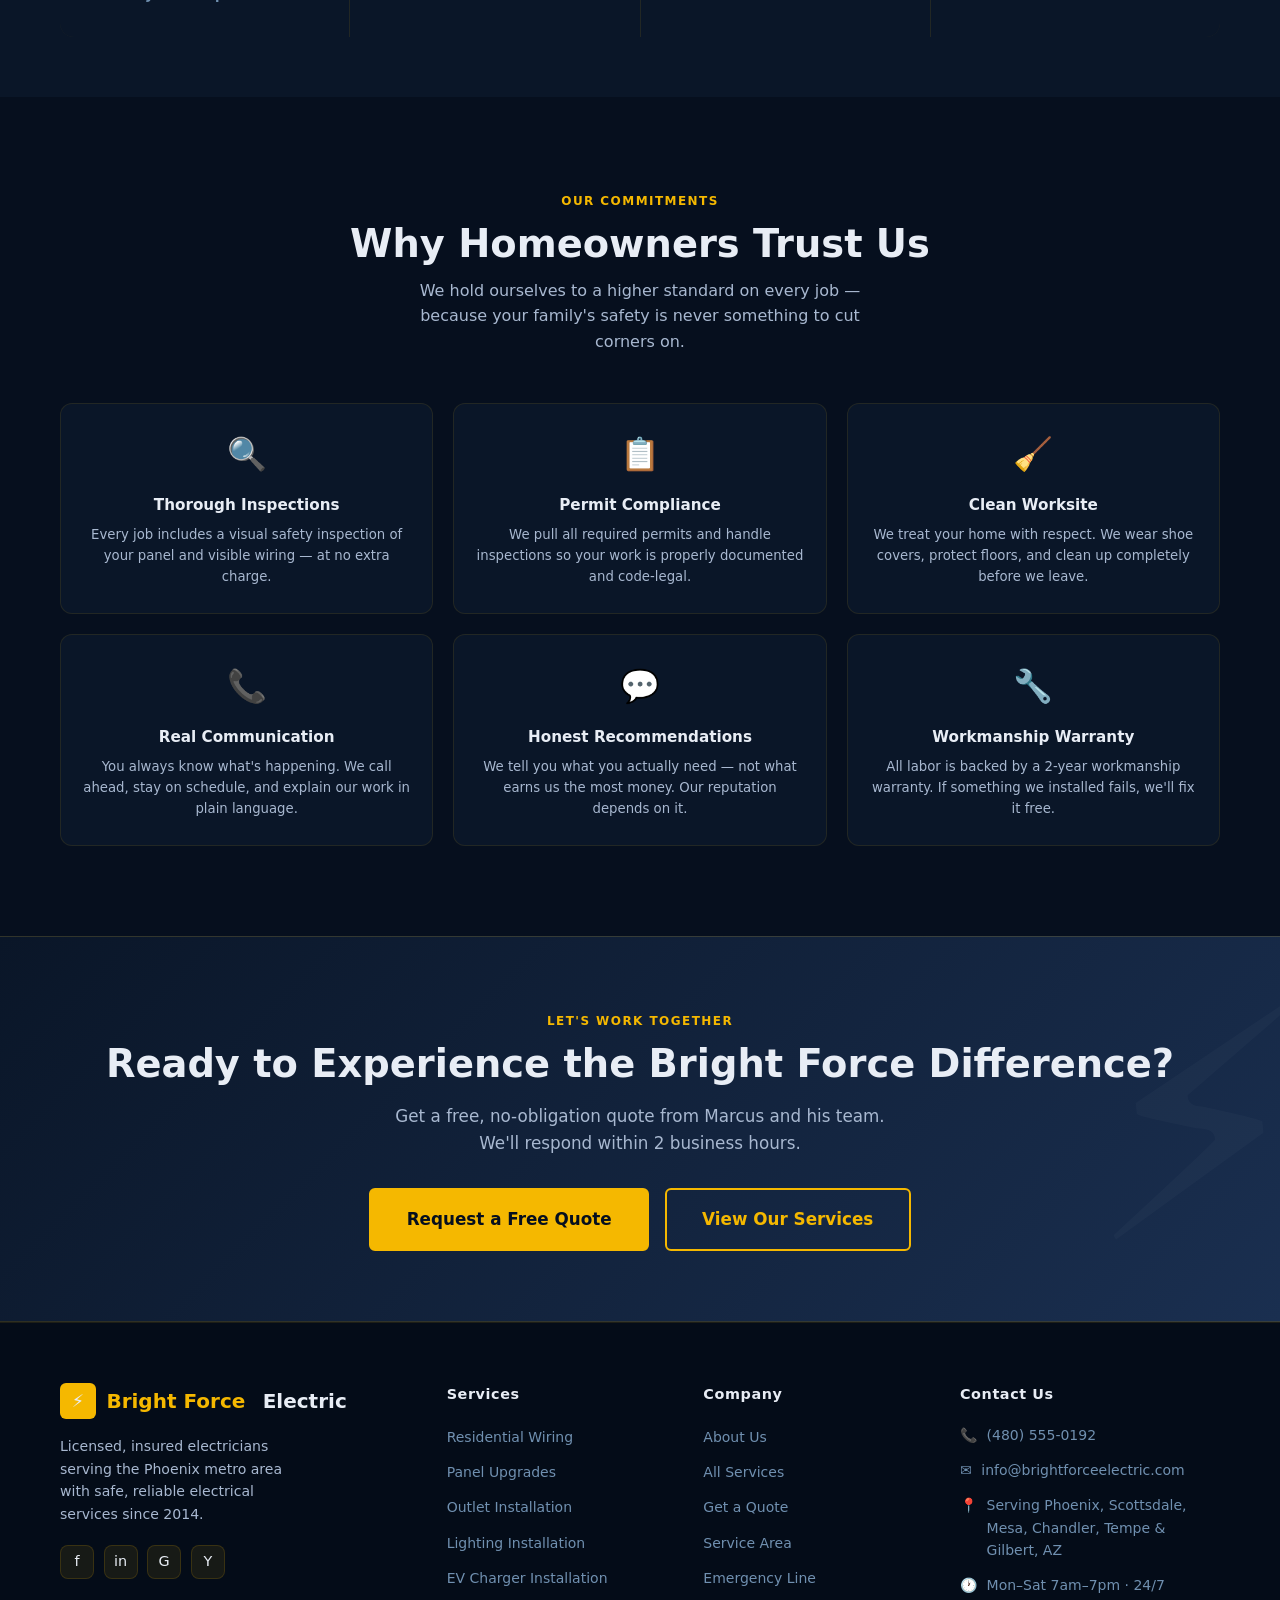
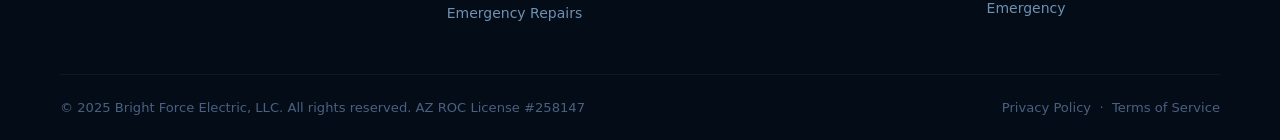
<file: brightforce-electric/about.html>
<!DOCTYPE html>
<html lang="en">
<head>
  <meta charset="UTF-8" />
  <meta name="viewport" content="width=device-width, initial-scale=1.0" />
  <meta name="description" content="About Bright Force Electric — Meet founder Marcus Delvecchio, a licensed master electrician with 10+ years serving the Phoenix metro area." />
  <title>About Us | Bright Force Electric</title>
  <link rel="stylesheet" href="style.css" />
  <link rel="icon" href="data:image/svg+xml,<svg xmlns='http://www.w3.org/2000/svg' viewBox='0 0 100 100'><text y='.9em' font-size='90'>⚡</text></svg>" />
</head>
<body>

  <!-- ═══════════════════════════════════════════════════════
       NAVIGATION
  ════════════════════════════════════════════════════════ -->
  <nav id="navbar">
    <div class="container">
      <div class="nav-inner">
        <a href="index.html" class="logo">
          <div class="logo-icon">⚡</div>
          <span>Bright Force</span>&nbsp;Electric
        </a>
        <div class="nav-links">
          <a href="index.html">Home</a>
          <a href="services.html">Services</a>
          <a href="about.html">About</a>
          <a href="contact.html">Contact</a>
        </div>
        <a href="contact.html" class="btn btn-primary nav-cta">Get a Free Quote</a>
        <button class="hamburger" aria-label="Toggle menu" aria-expanded="false">
          <span></span><span></span><span></span>
        </button>
      </div>
      <div class="mobile-nav">
        <a href="index.html">Home</a>
        <a href="services.html">Services</a>
        <a href="about.html">About</a>
        <a href="contact.html">Contact</a>
        <a href="contact.html" class="btn btn-primary">Get a Free Quote</a>
      </div>
    </div>
  </nav>

  <!-- ═══════════════════════════════════════════════════════
       PAGE HERO
  ════════════════════════════════════════════════════════ -->
  <section class="page-hero">
    <div class="container">
      <div class="page-hero-content">
        <span class="section-label">Our Story</span>
        <h1>Built on Safety,<br><em class="text-gold">Driven by Trust</em></h1>
        <p>Over a decade of honest, expert electrical work in the Phoenix metro area — one homeowner at a time.</p>
      </div>
    </div>
  </section>

  <!-- ═══════════════════════════════════════════════════════
       OWNER STORY
  ════════════════════════════════════════════════════════ -->
  <section class="about-story section-pad">
    <div class="container">
      <div class="about-grid">

        <div class="about-visual">
          <div class="owner-card">
            <div class="owner-avatar">👷</div>
            <div class="owner-name">Marcus Delvecchio</div>
            <div class="owner-title">Founder &amp; Master Electrician</div>
            <p style="font-size:0.88rem; color:#7090b0; line-height:1.6;">Licensed in Arizona since 2014. Passionate about safe electrical work and building lasting relationships with homeowners across the Valley.</p>

            <div class="cert-badges">
              <div class="cert-badge">
                <div class="badge-icon">🏅</div>
                <div class="badge-text">AZ ROC License #258147 — Master Electrician</div>
              </div>
              <div class="cert-badge">
                <div class="badge-icon">✅</div>
                <div class="badge-text">IBEW Journeyman Certified</div>
              </div>
              <div class="cert-badge">
                <div class="badge-icon">🛡️</div>
                <div class="badge-text">$2M Liability + Workers' Comp Insured</div>
              </div>
              <div class="cert-badge">
                <div class="badge-icon">⚡</div>
                <div class="badge-text">NFPA 70 (NEC) Code Compliant</div>
              </div>
              <div class="cert-badge">
                <div class="badge-icon">🚗</div>
                <div class="badge-text">EVITP Certified — EV Charger Installation</div>
              </div>
            </div>

            <div class="experience-pill">
              <span class="big">10+</span>
              Years in Business
            </div>
          </div>
        </div>

        <div class="about-text">
          <span class="section-label">Meet the Founder</span>
          <h2>From the Jobsite to Your Home</h2>

          <p>Marcus Delvecchio grew up in a small town outside Flagstaff, Arizona, where his father ran a small construction company. By age 16, Marcus was already helping run wire on job sites after school. What started as summer work turned into a true passion for the craft.</p>

          <p>After graduating from the IBEW Apprenticeship Program at the top of his class in 2013, Marcus spent several years working commercial electrical jobs throughout the Phoenix metro area — office buildings, retail centers, and high-rise developments. But it was the residential side of the work he loved most: the chance to sit down with a homeowner, understand their needs, and solve real problems in the place they call home.</p>

          <p>In 2014, Marcus took the leap and founded Bright Force Electric. His vision was simple: an electrical company that treated every homeowner the way he'd want his own family treated — with honesty, transparency, and craftsmanship that would last decades.</p>

          <p>Today, Bright Force Electric has grown to a team of six licensed electricians and has completed over 1,200 residential jobs across Maricopa County. But Marcus still shows up on complex jobs personally, and he personally reviews every quote before it goes out the door.</p>

          <p style="color:#e8edf5; font-weight:600; font-style:italic;">"I built this company on one principle: do the job right the first time, and charge a fair price for it. Everything else follows from that."</p>
        </div>

      </div>
    </div>
  </section>

  <!-- ═══════════════════════════════════════════════════════
       STATS
  ════════════════════════════════════════════════════════ -->
  <section class="section-pad-sm bg-navy">
    <div class="container">
      <div class="stats-row">
        <div class="stat-block">
          <div class="n" data-count="1200" data-suffix="+">0</div>
          <div class="l">Jobs Completed</div>
        </div>
        <div class="stat-block">
          <div class="n" data-count="10" data-suffix="+">0</div>
          <div class="l">Years in Business</div>
        </div>
        <div class="stat-block">
          <div class="n" data-count="6">0</div>
          <div class="l">Licensed Electricians</div>
        </div>
        <div class="stat-block">
          <div class="n" data-count="100" data-suffix="%">0</div>
          <div class="l">Satisfaction Rate</div>
        </div>
      </div>
    </div>
  </section>

  <!-- ═══════════════════════════════════════════════════════
       TRUST / VALUES
  ════════════════════════════════════════════════════════ -->
  <section class="section-pad bg-dark">
    <div class="container">
      <div class="text-center">
        <span class="section-label">Our Commitments</span>
        <h2>Why Homeowners Trust Us</h2>
        <p style="max-width:500px; margin:0.7rem auto 0;">We hold ourselves to a higher standard on every job — because your family's safety is never something to cut corners on.</p>
      </div>

      <div class="trust-grid">

        <div class="trust-card">
          <div class="tc-icon">🔍</div>
          <h3>Thorough Inspections</h3>
          <p>Every job includes a visual safety inspection of your panel and visible wiring — at no extra charge.</p>
        </div>

        <div class="trust-card">
          <div class="tc-icon">📋</div>
          <h3>Permit Compliance</h3>
          <p>We pull all required permits and handle inspections so your work is properly documented and code-legal.</p>
        </div>

        <div class="trust-card">
          <div class="tc-icon">🧹</div>
          <h3>Clean Worksite</h3>
          <p>We treat your home with respect. We wear shoe covers, protect floors, and clean up completely before we leave.</p>
        </div>

        <div class="trust-card">
          <div class="tc-icon">📞</div>
          <h3>Real Communication</h3>
          <p>You always know what's happening. We call ahead, stay on schedule, and explain our work in plain language.</p>
        </div>

        <div class="trust-card">
          <div class="tc-icon">💬</div>
          <h3>Honest Recommendations</h3>
          <p>We tell you what you actually need — not what earns us the most money. Our reputation depends on it.</p>
        </div>

        <div class="trust-card">
          <div class="tc-icon">🔧</div>
          <h3>Workmanship Warranty</h3>
          <p>All labor is backed by a 2-year workmanship warranty. If something we installed fails, we'll fix it free.</p>
        </div>

      </div>
    </div>
  </section>

  <!-- ═══════════════════════════════════════════════════════
       CTA BANNER
  ════════════════════════════════════════════════════════ -->
  <section class="cta-banner">
    <div class="container">
      <div class="cta-inner">
        <span class="section-label">Let's Work Together</span>
        <h2>Ready to Experience the Bright Force Difference?</h2>
        <p>Get a free, no-obligation quote from Marcus and his team. We'll respond within 2 business hours.</p>
        <div class="cta-actions">
          <a href="contact.html" class="btn btn-primary btn-lg">Request a Free Quote</a>
          <a href="services.html" class="btn btn-outline btn-lg">View Our Services</a>
        </div>
      </div>
    </div>
  </section>

  <!-- ═══════════════════════════════════════════════════════
       FOOTER
  ════════════════════════════════════════════════════════ -->
  <footer>
    <div class="container">
      <div class="footer-grid">
        <div class="footer-brand">
          <a href="index.html" class="logo">
            <div class="logo-icon">⚡</div>
            <span>Bright Force</span>&nbsp;Electric
          </a>
          <p>Licensed, insured electricians serving the Phoenix metro area with safe, reliable electrical services since 2014.</p>
          <div class="social-links">
            <a href="#" class="social-link" aria-label="Facebook">f</a>
            <a href="#" class="social-link" aria-label="Instagram">in</a>
            <a href="#" class="social-link" aria-label="Google">G</a>
            <a href="#" class="social-link" aria-label="Yelp">Y</a>
          </div>
        </div>
        <div class="footer-col">
          <h4>Services</h4>
          <ul>
            <li><a href="services.html">Residential Wiring</a></li>
            <li><a href="services.html">Panel Upgrades</a></li>
            <li><a href="services.html">Outlet Installation</a></li>
            <li><a href="services.html">Lighting Installation</a></li>
            <li><a href="services.html">EV Charger Installation</a></li>
            <li><a href="services.html">Emergency Repairs</a></li>
          </ul>
        </div>
        <div class="footer-col">
          <h4>Company</h4>
          <ul>
            <li><a href="about.html">About Us</a></li>
            <li><a href="services.html">All Services</a></li>
            <li><a href="contact.html">Get a Quote</a></li>
            <li><a href="contact.html">Service Area</a></li>
            <li><a href="contact.html">Emergency Line</a></li>
          </ul>
        </div>
        <div class="footer-col">
          <h4>Contact Us</h4>
          <div class="footer-contact-list">
            <div class="footer-contact-item"><span>📞</span><a href="tel:+14805550192">(480) 555-0192</a></div>
            <div class="footer-contact-item"><span>✉️</span><a href="mailto:info@brightforceelectric.com">info@brightforceelectric.com</a></div>
            <div class="footer-contact-item"><span>📍</span><span>Serving Phoenix, Scottsdale, Mesa, Chandler, Tempe &amp; Gilbert, AZ</span></div>
            <div class="footer-contact-item"><span>🕐</span><span>Mon–Sat 7am–7pm · 24/7 Emergency</span></div>
          </div>
        </div>
      </div>
      <div class="footer-bottom">
        <span>© 2025 Bright Force Electric, LLC. All rights reserved. AZ ROC License #258147</span>
        <span><a href="#">Privacy Policy</a> &nbsp;·&nbsp; <a href="#">Terms of Service</a></span>
      </div>
    </div>
  </footer>

  <script src="script.js"></script>
</body>
</html>
</file>
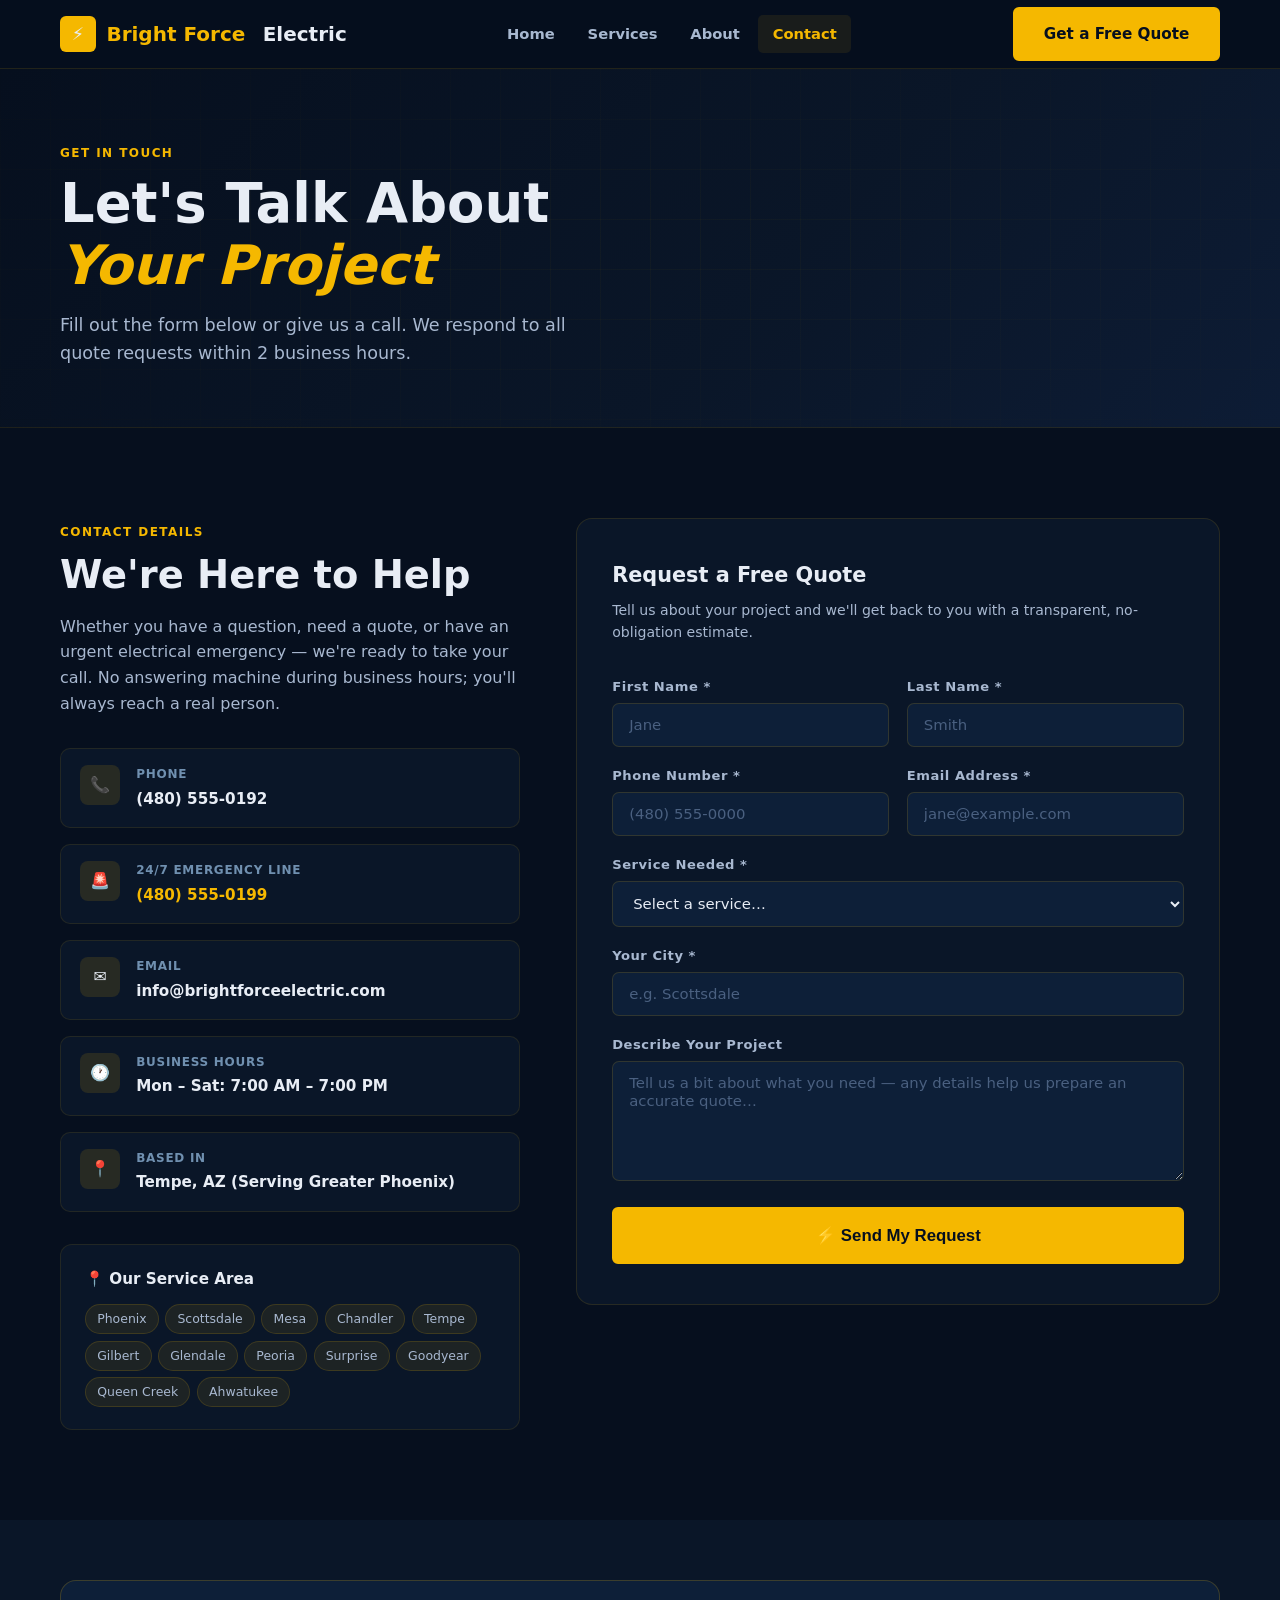
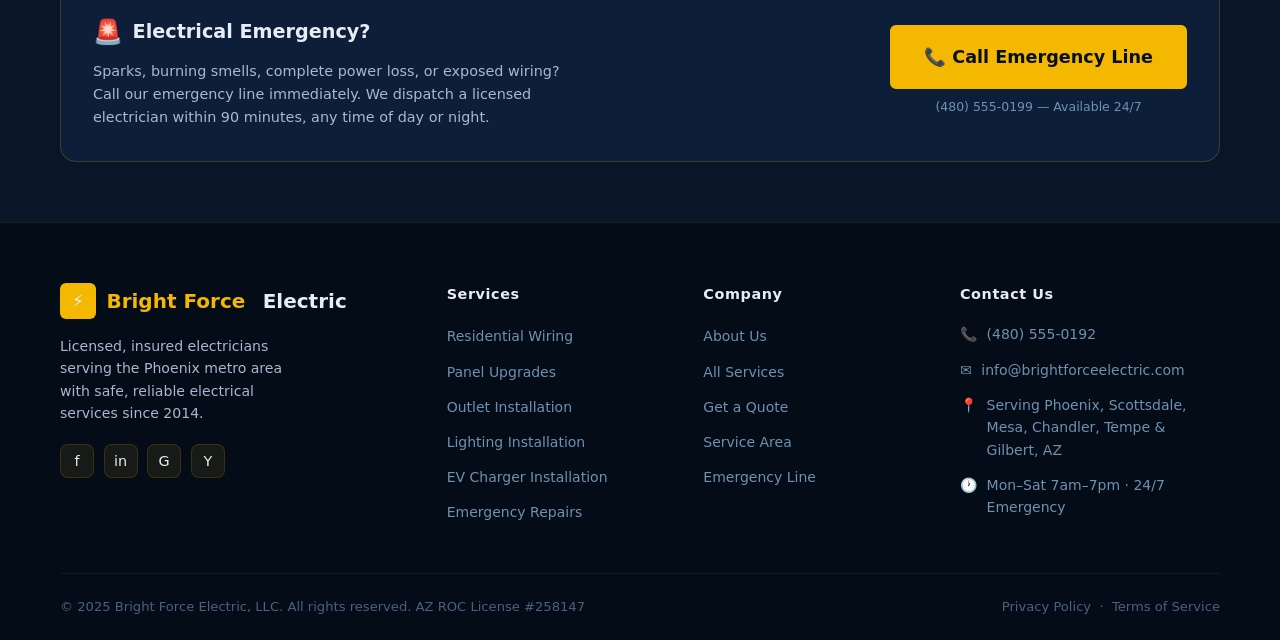
<file: brightforce-electric/contact.html>
<!DOCTYPE html>
<html lang="en">
<head>
  <meta charset="UTF-8" />
  <meta name="viewport" content="width=device-width, initial-scale=1.0" />
  <meta name="description" content="Contact Bright Force Electric — Request a free quote, schedule a service, or call our 24/7 emergency line. Serving Phoenix, Scottsdale, Mesa, Chandler, Tempe, and Gilbert, AZ." />
  <title>Contact Us | Bright Force Electric</title>
  <link rel="stylesheet" href="style.css" />
  <link rel="icon" href="data:image/svg+xml,<svg xmlns='http://www.w3.org/2000/svg' viewBox='0 0 100 100'><text y='.9em' font-size='90'>⚡</text></svg>" />
</head>
<body>

  <!-- ═══════════════════════════════════════════════════════
       NAVIGATION
  ════════════════════════════════════════════════════════ -->
  <nav id="navbar">
    <div class="container">
      <div class="nav-inner">
        <a href="index.html" class="logo">
          <div class="logo-icon">⚡</div>
          <span>Bright Force</span>&nbsp;Electric
        </a>
        <div class="nav-links">
          <a href="index.html">Home</a>
          <a href="services.html">Services</a>
          <a href="about.html">About</a>
          <a href="contact.html">Contact</a>
        </div>
        <a href="contact.html" class="btn btn-primary nav-cta">Get a Free Quote</a>
        <button class="hamburger" aria-label="Toggle menu" aria-expanded="false">
          <span></span><span></span><span></span>
        </button>
      </div>
      <div class="mobile-nav">
        <a href="index.html">Home</a>
        <a href="services.html">Services</a>
        <a href="about.html">About</a>
        <a href="contact.html">Contact</a>
        <a href="contact.html" class="btn btn-primary">Get a Free Quote</a>
      </div>
    </div>
  </nav>

  <!-- ═══════════════════════════════════════════════════════
       PAGE HERO
  ════════════════════════════════════════════════════════ -->
  <section class="page-hero">
    <div class="container">
      <div class="page-hero-content">
        <span class="section-label">Get in Touch</span>
        <h1>Let's Talk About<br><em class="text-gold">Your Project</em></h1>
        <p>Fill out the form below or give us a call. We respond to all quote requests within 2 business hours.</p>
      </div>
    </div>
  </section>

  <!-- ═══════════════════════════════════════════════════════
       CONTACT LAYOUT
  ════════════════════════════════════════════════════════ -->
  <section class="contact-layout section-pad">
    <div class="container">
      <div class="contact-grid">

        <!-- Left: Contact Info -->
        <div class="contact-info">
          <span class="section-label">Contact Details</span>
          <h2>We're Here to Help</h2>
          <p>Whether you have a question, need a quote, or have an urgent electrical emergency — we're ready to take your call. No answering machine during business hours; you'll always reach a real person.</p>

          <div class="info-items">

            <div class="info-item">
              <div class="ii-icon">📞</div>
              <div class="ii-body">
                <div class="ii-label">Phone</div>
                <div class="ii-val"><a href="tel:+14805550192" style="color:#e8edf5;">(480) 555-0192</a></div>
              </div>
            </div>

            <div class="info-item">
              <div class="ii-icon">🚨</div>
              <div class="ii-body">
                <div class="ii-label">24/7 Emergency Line</div>
                <div class="ii-val"><a href="tel:+14805550199" style="color:#f5b800;">(480) 555-0199</a></div>
              </div>
            </div>

            <div class="info-item">
              <div class="ii-icon">✉️</div>
              <div class="ii-body">
                <div class="ii-label">Email</div>
                <div class="ii-val"><a href="mailto:info@brightforceelectric.com" style="color:#e8edf5;">info@brightforceelectric.com</a></div>
              </div>
            </div>

            <div class="info-item">
              <div class="ii-icon">🕐</div>
              <div class="ii-body">
                <div class="ii-label">Business Hours</div>
                <div class="ii-val">Mon – Sat: 7:00 AM – 7:00 PM</div>
              </div>
            </div>

            <div class="info-item">
              <div class="ii-icon">📍</div>
              <div class="ii-body">
                <div class="ii-label">Based In</div>
                <div class="ii-val">Tempe, AZ (Serving Greater Phoenix)</div>
              </div>
            </div>

          </div>

          <div class="service-area-card">
            <h4>📍 Our Service Area</h4>
            <div class="area-tags">
              <span class="area-tag">Phoenix</span>
              <span class="area-tag">Scottsdale</span>
              <span class="area-tag">Mesa</span>
              <span class="area-tag">Chandler</span>
              <span class="area-tag">Tempe</span>
              <span class="area-tag">Gilbert</span>
              <span class="area-tag">Glendale</span>
              <span class="area-tag">Peoria</span>
              <span class="area-tag">Surprise</span>
              <span class="area-tag">Goodyear</span>
              <span class="area-tag">Queen Creek</span>
              <span class="area-tag">Ahwatukee</span>
            </div>
          </div>
        </div>

        <!-- Right: Quote Form -->
        <div class="contact-form-wrap">
          <h3>Request a Free Quote</h3>
          <p>Tell us about your project and we'll get back to you with a transparent, no-obligation estimate.</p>

          <form id="contact-form" novalidate>

            <div class="form-row">
              <div class="form-group">
                <label for="fname">First Name *</label>
                <input type="text" id="fname" name="first_name" placeholder="Jane" required />
              </div>
              <div class="form-group">
                <label for="lname">Last Name *</label>
                <input type="text" id="lname" name="last_name" placeholder="Smith" required />
              </div>
            </div>

            <div class="form-row">
              <div class="form-group">
                <label for="phone">Phone Number *</label>
                <input type="tel" id="phone" name="phone" placeholder="(480) 555-0000" required />
              </div>
              <div class="form-group">
                <label for="email">Email Address *</label>
                <input type="email" id="email" name="email" placeholder="jane@example.com" required />
              </div>
            </div>

            <div class="form-group">
              <label for="service">Service Needed *</label>
              <select id="service" name="service" required>
                <option value="" disabled selected>Select a service…</option>
                <option value="residential-wiring">Residential Wiring</option>
                <option value="panel-upgrade">Panel Upgrade / Replacement</option>
                <option value="outlet-installation">Outlet Installation</option>
                <option value="lighting">Lighting Installation</option>
                <option value="ceiling-fan">Ceiling Fan Installation</option>
                <option value="ev-charger">EV Charger Installation</option>
                <option value="emergency">Emergency Electrical Repair</option>
                <option value="other">Other / Not Sure</option>
              </select>
            </div>

            <div class="form-group">
              <label for="city">Your City *</label>
              <input type="text" id="city" name="city" placeholder="e.g. Scottsdale" required />
            </div>

            <div class="form-group">
              <label for="message">Describe Your Project</label>
              <textarea id="message" name="message" placeholder="Tell us a bit about what you need — any details help us prepare an accurate quote…"></textarea>
            </div>

            <button type="submit" class="btn btn-primary btn-lg form-submit">
              ⚡ Send My Request
            </button>

          </form>

          <div class="form-success">
            <div class="success-icon">✅</div>
            <h3>Request Sent!</h3>
            <p>Thank you! Marcus or a team member will reach out within 2 business hours to discuss your project and schedule your free estimate.</p>
          </div>

        </div>

      </div>
    </div>
  </section>

  <!-- ═══════════════════════════════════════════════════════
       EMERGENCY CALLOUT
  ════════════════════════════════════════════════════════ -->
  <section class="section-pad-sm bg-navy">
    <div class="container">
      <div style="display:flex; align-items:center; justify-content:space-between; flex-wrap:wrap; gap:1.5rem; padding:2rem; background:#0d1f38; border:1px solid rgba(245,184,0,0.2); border-radius:16px;">
        <div>
          <div style="display:flex; align-items:center; gap:0.6rem; margin-bottom:0.5rem;">
            <span style="font-size:1.5rem;">🚨</span>
            <h3 style="color:#e8edf5; font-size:1.2rem;">Electrical Emergency?</h3>
          </div>
          <p style="font-size:0.9rem; max-width:480px;">Sparks, burning smells, complete power loss, or exposed wiring? Call our emergency line immediately. We dispatch a licensed electrician within 90 minutes, any time of day or night.</p>
        </div>
        <div style="flex-shrink:0;">
          <a href="tel:+14805550199" class="btn btn-primary btn-lg" style="font-size:1.1rem; padding:1rem 2rem;">
            📞 Call Emergency Line
          </a>
          <div style="text-align:center; font-size:0.78rem; color:#7090b0; margin-top:0.5rem;">(480) 555-0199 — Available 24/7</div>
        </div>
      </div>
    </div>
  </section>

  <!-- ═══════════════════════════════════════════════════════
       FOOTER
  ════════════════════════════════════════════════════════ -->
  <footer>
    <div class="container">
      <div class="footer-grid">
        <div class="footer-brand">
          <a href="index.html" class="logo">
            <div class="logo-icon">⚡</div>
            <span>Bright Force</span>&nbsp;Electric
          </a>
          <p>Licensed, insured electricians serving the Phoenix metro area with safe, reliable electrical services since 2014.</p>
          <div class="social-links">
            <a href="#" class="social-link" aria-label="Facebook">f</a>
            <a href="#" class="social-link" aria-label="Instagram">in</a>
            <a href="#" class="social-link" aria-label="Google">G</a>
            <a href="#" class="social-link" aria-label="Yelp">Y</a>
          </div>
        </div>
        <div class="footer-col">
          <h4>Services</h4>
          <ul>
            <li><a href="services.html">Residential Wiring</a></li>
            <li><a href="services.html">Panel Upgrades</a></li>
            <li><a href="services.html">Outlet Installation</a></li>
            <li><a href="services.html">Lighting Installation</a></li>
            <li><a href="services.html">EV Charger Installation</a></li>
            <li><a href="services.html">Emergency Repairs</a></li>
          </ul>
        </div>
        <div class="footer-col">
          <h4>Company</h4>
          <ul>
            <li><a href="about.html">About Us</a></li>
            <li><a href="services.html">All Services</a></li>
            <li><a href="contact.html">Get a Quote</a></li>
            <li><a href="contact.html">Service Area</a></li>
            <li><a href="contact.html">Emergency Line</a></li>
          </ul>
        </div>
        <div class="footer-col">
          <h4>Contact Us</h4>
          <div class="footer-contact-list">
            <div class="footer-contact-item"><span>📞</span><a href="tel:+14805550192">(480) 555-0192</a></div>
            <div class="footer-contact-item"><span>✉️</span><a href="mailto:info@brightforceelectric.com">info@brightforceelectric.com</a></div>
            <div class="footer-contact-item"><span>📍</span><span>Serving Phoenix, Scottsdale, Mesa, Chandler, Tempe &amp; Gilbert, AZ</span></div>
            <div class="footer-contact-item"><span>🕐</span><span>Mon–Sat 7am–7pm · 24/7 Emergency</span></div>
          </div>
        </div>
      </div>
      <div class="footer-bottom">
        <span>© 2025 Bright Force Electric, LLC. All rights reserved. AZ ROC License #258147</span>
        <span><a href="#">Privacy Policy</a> &nbsp;·&nbsp; <a href="#">Terms of Service</a></span>
      </div>
    </div>
  </footer>

  <script src="script.js"></script>
</body>
</html>
</file>
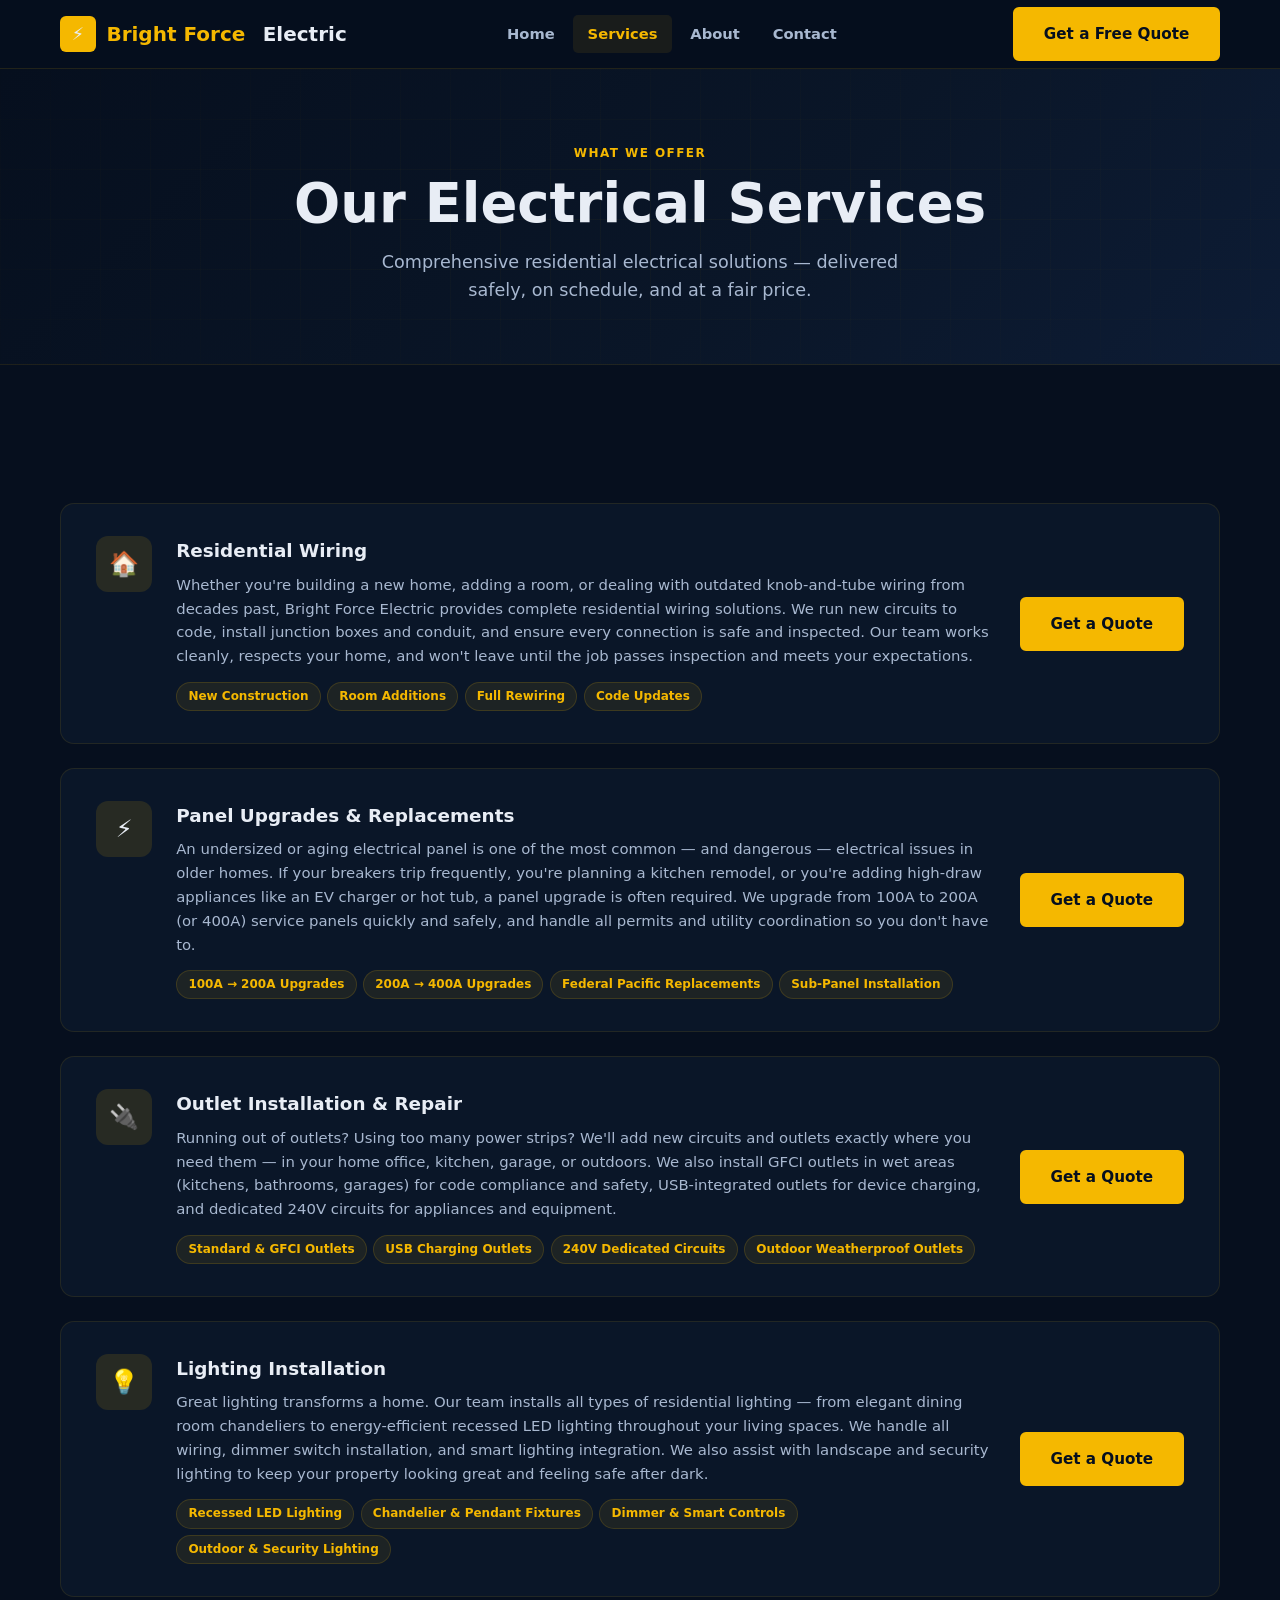
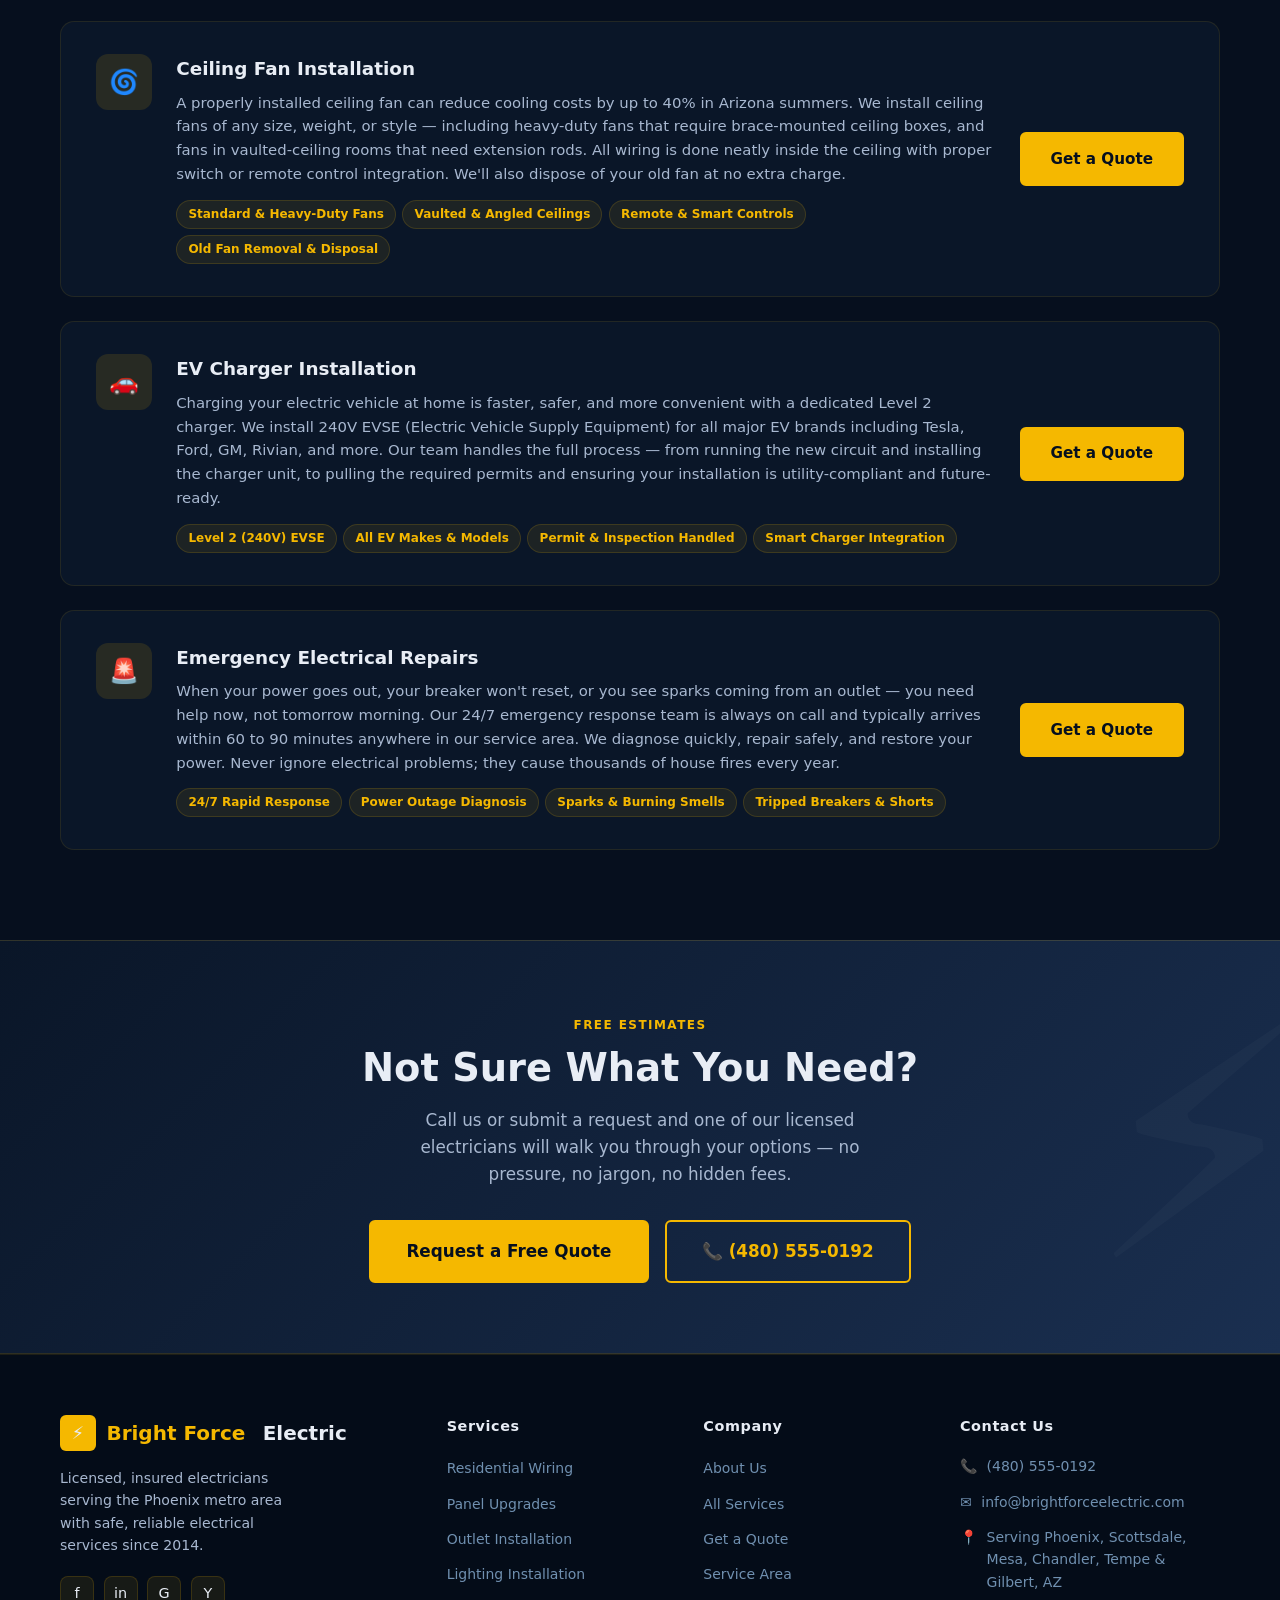
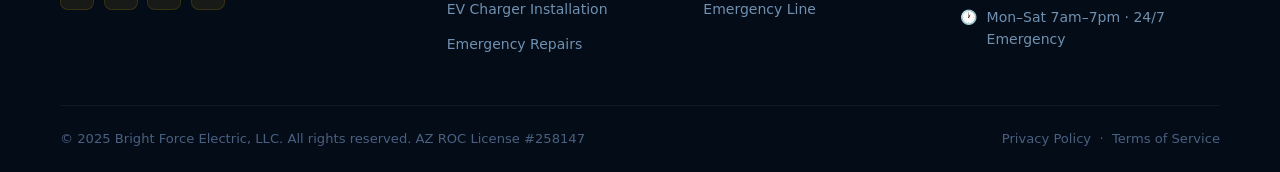
<file: brightforce-electric/services.html>
<!DOCTYPE html>
<html lang="en">
<head>
  <meta charset="UTF-8" />
  <meta name="viewport" content="width=device-width, initial-scale=1.0" />
  <meta name="description" content="Bright Force Electric services — residential wiring, panel upgrades, outlet installation, lighting, ceiling fans, EV chargers, and emergency electrical repairs." />
  <title>Services | Bright Force Electric</title>
  <link rel="stylesheet" href="style.css" />
  <link rel="icon" href="data:image/svg+xml,<svg xmlns='http://www.w3.org/2000/svg' viewBox='0 0 100 100'><text y='.9em' font-size='90'>⚡</text></svg>" />
</head>
<body>

  <!-- ═══════════════════════════════════════════════════════
       NAVIGATION
  ════════════════════════════════════════════════════════ -->
  <nav id="navbar">
    <div class="container">
      <div class="nav-inner">
        <a href="index.html" class="logo">
          <div class="logo-icon">⚡</div>
          <span>Bright Force</span>&nbsp;Electric
        </a>
        <div class="nav-links">
          <a href="index.html">Home</a>
          <a href="services.html">Services</a>
          <a href="about.html">About</a>
          <a href="contact.html">Contact</a>
        </div>
        <a href="contact.html" class="btn btn-primary nav-cta">Get a Free Quote</a>
        <button class="hamburger" aria-label="Toggle menu" aria-expanded="false">
          <span></span><span></span><span></span>
        </button>
      </div>
      <div class="mobile-nav">
        <a href="index.html">Home</a>
        <a href="services.html">Services</a>
        <a href="about.html">About</a>
        <a href="contact.html">Contact</a>
        <a href="contact.html" class="btn btn-primary">Get a Free Quote</a>
      </div>
    </div>
  </nav>

  <!-- ═══════════════════════════════════════════════════════
       PAGE HERO
  ════════════════════════════════════════════════════════ -->
  <section class="page-hero centered">
    <div class="container">
      <div class="page-hero-content">
        <span class="section-label">What We Offer</span>
        <h1>Our Electrical Services</h1>
        <p>Comprehensive residential electrical solutions — delivered safely, on schedule, and at a fair price.</p>
      </div>
    </div>
  </section>

  <!-- ═══════════════════════════════════════════════════════
       SERVICES LIST
  ════════════════════════════════════════════════════════ -->
  <section class="services-full section-pad">
    <div class="container">

      <div class="service-list">

        <!-- Residential Wiring -->
        <div class="service-item">
          <div class="svc-icon">🏠</div>
          <div class="svc-body">
            <h3>Residential Wiring</h3>
            <p>Whether you're building a new home, adding a room, or dealing with outdated knob-and-tube wiring from decades past, Bright Force Electric provides complete residential wiring solutions. We run new circuits to code, install junction boxes and conduit, and ensure every connection is safe and inspected. Our team works cleanly, respects your home, and won't leave until the job passes inspection and meets your expectations.</p>
            <ul>
              <li>New Construction</li>
              <li>Room Additions</li>
              <li>Full Rewiring</li>
              <li>Code Updates</li>
            </ul>
          </div>
          <div class="svc-cta">
            <a href="contact.html" class="btn btn-primary">Get a Quote</a>
          </div>
        </div>

        <!-- Panel Upgrades -->
        <div class="service-item">
          <div class="svc-icon">⚡</div>
          <div class="svc-body">
            <h3>Panel Upgrades &amp; Replacements</h3>
            <p>An undersized or aging electrical panel is one of the most common — and dangerous — electrical issues in older homes. If your breakers trip frequently, you're planning a kitchen remodel, or you're adding high-draw appliances like an EV charger or hot tub, a panel upgrade is often required. We upgrade from 100A to 200A (or 400A) service panels quickly and safely, and handle all permits and utility coordination so you don't have to.</p>
            <ul>
              <li>100A → 200A Upgrades</li>
              <li>200A → 400A Upgrades</li>
              <li>Federal Pacific Replacements</li>
              <li>Sub-Panel Installation</li>
            </ul>
          </div>
          <div class="svc-cta">
            <a href="contact.html" class="btn btn-primary">Get a Quote</a>
          </div>
        </div>

        <!-- Outlet Installation -->
        <div class="service-item">
          <div class="svc-icon">🔌</div>
          <div class="svc-body">
            <h3>Outlet Installation &amp; Repair</h3>
            <p>Running out of outlets? Using too many power strips? We'll add new circuits and outlets exactly where you need them — in your home office, kitchen, garage, or outdoors. We also install GFCI outlets in wet areas (kitchens, bathrooms, garages) for code compliance and safety, USB-integrated outlets for device charging, and dedicated 240V circuits for appliances and equipment.</p>
            <ul>
              <li>Standard &amp; GFCI Outlets</li>
              <li>USB Charging Outlets</li>
              <li>240V Dedicated Circuits</li>
              <li>Outdoor Weatherproof Outlets</li>
            </ul>
          </div>
          <div class="svc-cta">
            <a href="contact.html" class="btn btn-primary">Get a Quote</a>
          </div>
        </div>

        <!-- Lighting Installation -->
        <div class="service-item">
          <div class="svc-icon">💡</div>
          <div class="svc-body">
            <h3>Lighting Installation</h3>
            <p>Great lighting transforms a home. Our team installs all types of residential lighting — from elegant dining room chandeliers to energy-efficient recessed LED lighting throughout your living spaces. We handle all wiring, dimmer switch installation, and smart lighting integration. We also assist with landscape and security lighting to keep your property looking great and feeling safe after dark.</p>
            <ul>
              <li>Recessed LED Lighting</li>
              <li>Chandelier &amp; Pendant Fixtures</li>
              <li>Dimmer &amp; Smart Controls</li>
              <li>Outdoor &amp; Security Lighting</li>
            </ul>
          </div>
          <div class="svc-cta">
            <a href="contact.html" class="btn btn-primary">Get a Quote</a>
          </div>
        </div>

        <!-- Ceiling Fans -->
        <div class="service-item">
          <div class="svc-icon">🌀</div>
          <div class="svc-body">
            <h3>Ceiling Fan Installation</h3>
            <p>A properly installed ceiling fan can reduce cooling costs by up to 40% in Arizona summers. We install ceiling fans of any size, weight, or style — including heavy-duty fans that require brace-mounted ceiling boxes, and fans in vaulted-ceiling rooms that need extension rods. All wiring is done neatly inside the ceiling with proper switch or remote control integration. We'll also dispose of your old fan at no extra charge.</p>
            <ul>
              <li>Standard &amp; Heavy-Duty Fans</li>
              <li>Vaulted &amp; Angled Ceilings</li>
              <li>Remote &amp; Smart Controls</li>
              <li>Old Fan Removal &amp; Disposal</li>
            </ul>
          </div>
          <div class="svc-cta">
            <a href="contact.html" class="btn btn-primary">Get a Quote</a>
          </div>
        </div>

        <!-- EV Charger -->
        <div class="service-item">
          <div class="svc-icon">🚗</div>
          <div class="svc-body">
            <h3>EV Charger Installation</h3>
            <p>Charging your electric vehicle at home is faster, safer, and more convenient with a dedicated Level 2 charger. We install 240V EVSE (Electric Vehicle Supply Equipment) for all major EV brands including Tesla, Ford, GM, Rivian, and more. Our team handles the full process — from running the new circuit and installing the charger unit, to pulling the required permits and ensuring your installation is utility-compliant and future-ready.</p>
            <ul>
              <li>Level 2 (240V) EVSE</li>
              <li>All EV Makes &amp; Models</li>
              <li>Permit &amp; Inspection Handled</li>
              <li>Smart Charger Integration</li>
            </ul>
          </div>
          <div class="svc-cta">
            <a href="contact.html" class="btn btn-primary">Get a Quote</a>
          </div>
        </div>

        <!-- Emergency Repairs -->
        <div class="service-item">
          <div class="svc-icon">🚨</div>
          <div class="svc-body">
            <h3>Emergency Electrical Repairs</h3>
            <p>When your power goes out, your breaker won't reset, or you see sparks coming from an outlet — you need help now, not tomorrow morning. Our 24/7 emergency response team is always on call and typically arrives within 60 to 90 minutes anywhere in our service area. We diagnose quickly, repair safely, and restore your power. Never ignore electrical problems; they cause thousands of house fires every year.</p>
            <ul>
              <li>24/7 Rapid Response</li>
              <li>Power Outage Diagnosis</li>
              <li>Sparks &amp; Burning Smells</li>
              <li>Tripped Breakers &amp; Shorts</li>
            </ul>
          </div>
          <div class="svc-cta">
            <a href="contact.html" class="btn btn-primary">Get a Quote</a>
          </div>
        </div>

      </div>
    </div>
  </section>

  <!-- ═══════════════════════════════════════════════════════
       CTA BANNER
  ════════════════════════════════════════════════════════ -->
  <section class="cta-banner">
    <div class="container">
      <div class="cta-inner">
        <span class="section-label">Free Estimates</span>
        <h2>Not Sure What You Need?</h2>
        <p>Call us or submit a request and one of our licensed electricians will walk you through your options — no pressure, no jargon, no hidden fees.</p>
        <div class="cta-actions">
          <a href="contact.html" class="btn btn-primary btn-lg">Request a Free Quote</a>
          <a href="tel:+14805550192" class="btn btn-outline btn-lg">📞 (480) 555-0192</a>
        </div>
      </div>
    </div>
  </section>

  <!-- ═══════════════════════════════════════════════════════
       FOOTER
  ════════════════════════════════════════════════════════ -->
  <footer>
    <div class="container">
      <div class="footer-grid">
        <div class="footer-brand">
          <a href="index.html" class="logo">
            <div class="logo-icon">⚡</div>
            <span>Bright Force</span>&nbsp;Electric
          </a>
          <p>Licensed, insured electricians serving the Phoenix metro area with safe, reliable electrical services since 2014.</p>
          <div class="social-links">
            <a href="#" class="social-link" aria-label="Facebook">f</a>
            <a href="#" class="social-link" aria-label="Instagram">in</a>
            <a href="#" class="social-link" aria-label="Google">G</a>
            <a href="#" class="social-link" aria-label="Yelp">Y</a>
          </div>
        </div>
        <div class="footer-col">
          <h4>Services</h4>
          <ul>
            <li><a href="services.html">Residential Wiring</a></li>
            <li><a href="services.html">Panel Upgrades</a></li>
            <li><a href="services.html">Outlet Installation</a></li>
            <li><a href="services.html">Lighting Installation</a></li>
            <li><a href="services.html">EV Charger Installation</a></li>
            <li><a href="services.html">Emergency Repairs</a></li>
          </ul>
        </div>
        <div class="footer-col">
          <h4>Company</h4>
          <ul>
            <li><a href="about.html">About Us</a></li>
            <li><a href="services.html">All Services</a></li>
            <li><a href="contact.html">Get a Quote</a></li>
            <li><a href="contact.html">Service Area</a></li>
            <li><a href="contact.html">Emergency Line</a></li>
          </ul>
        </div>
        <div class="footer-col">
          <h4>Contact Us</h4>
          <div class="footer-contact-list">
            <div class="footer-contact-item"><span>📞</span><a href="tel:+14805550192">(480) 555-0192</a></div>
            <div class="footer-contact-item"><span>✉️</span><a href="mailto:info@brightforceelectric.com">info@brightforceelectric.com</a></div>
            <div class="footer-contact-item"><span>📍</span><span>Serving Phoenix, Scottsdale, Mesa, Chandler, Tempe &amp; Gilbert, AZ</span></div>
            <div class="footer-contact-item"><span>🕐</span><span>Mon–Sat 7am–7pm · 24/7 Emergency</span></div>
          </div>
        </div>
      </div>
      <div class="footer-bottom">
        <span>© 2025 Bright Force Electric, LLC. All rights reserved. AZ ROC License #258147</span>
        <span><a href="#">Privacy Policy</a> &nbsp;·&nbsp; <a href="#">Terms of Service</a></span>
      </div>
    </div>
  </footer>

  <script src="script.js"></script>
</body>
</html>
</file>
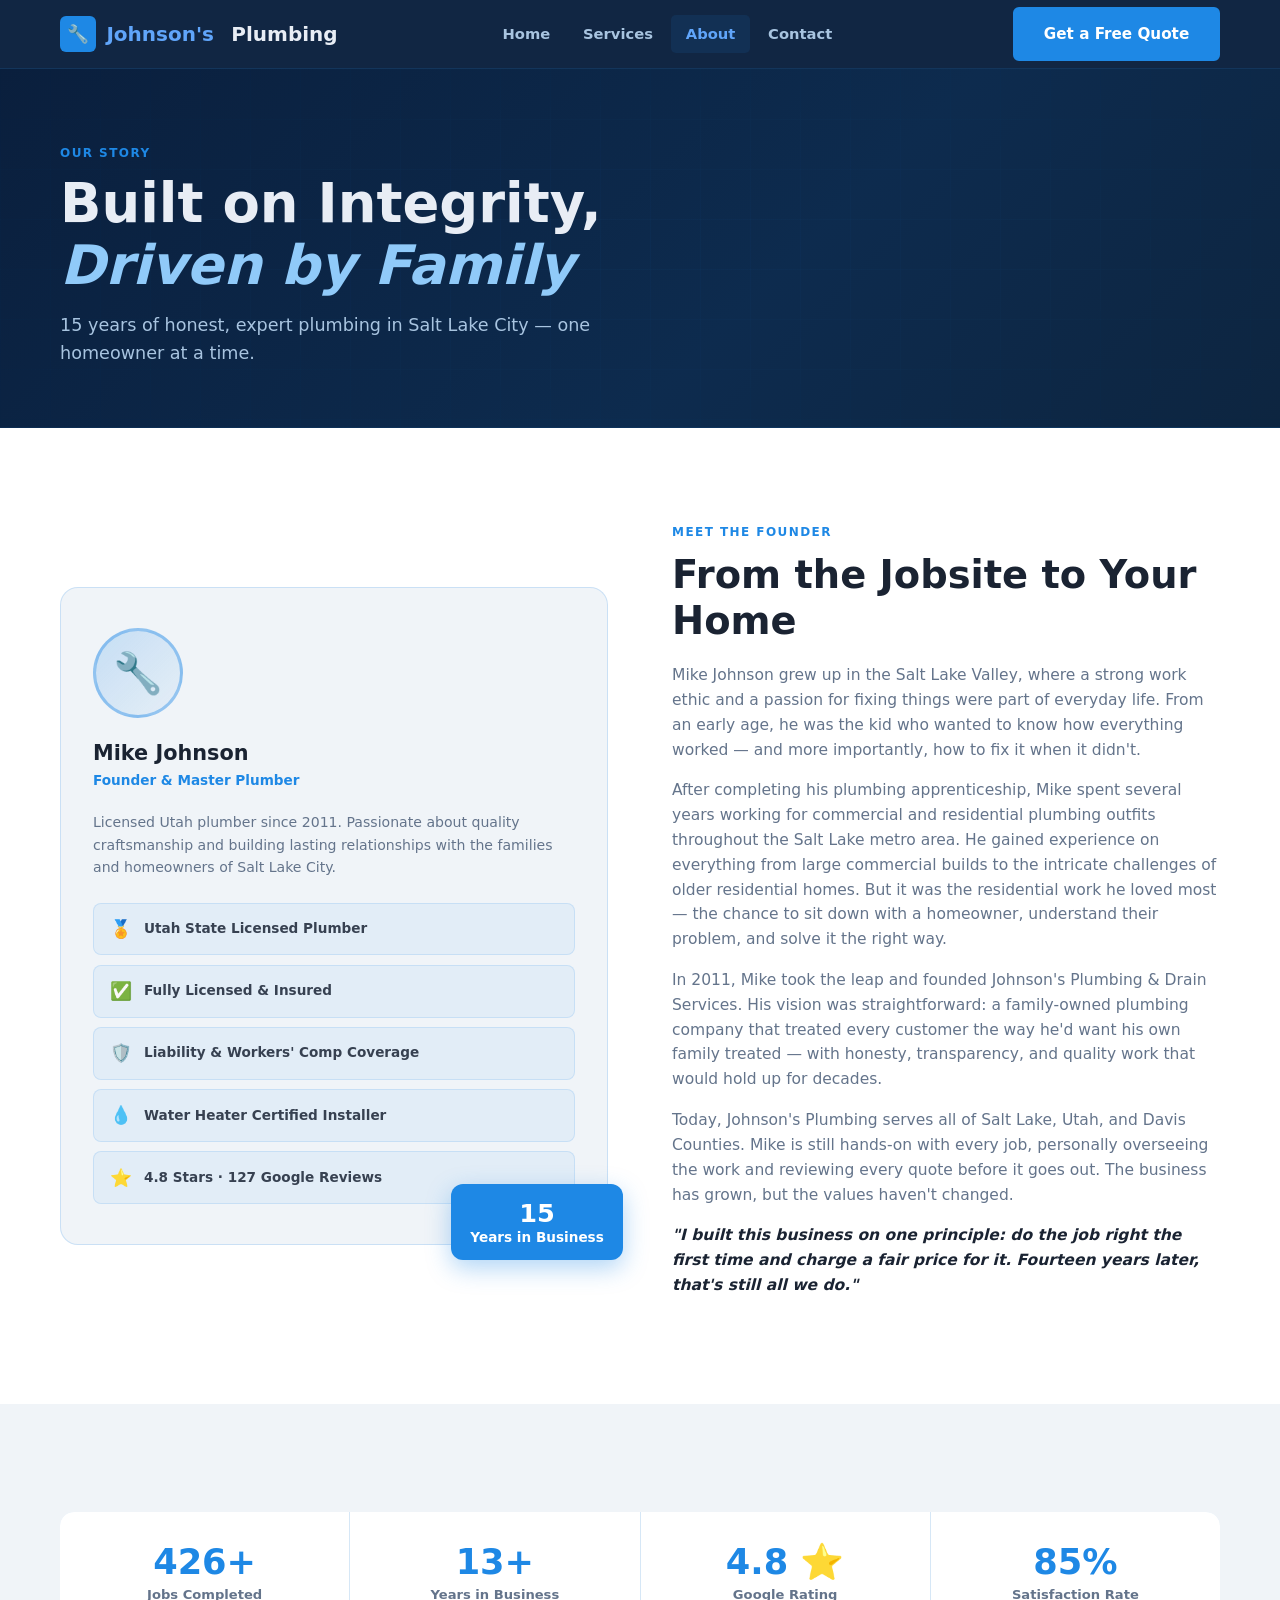
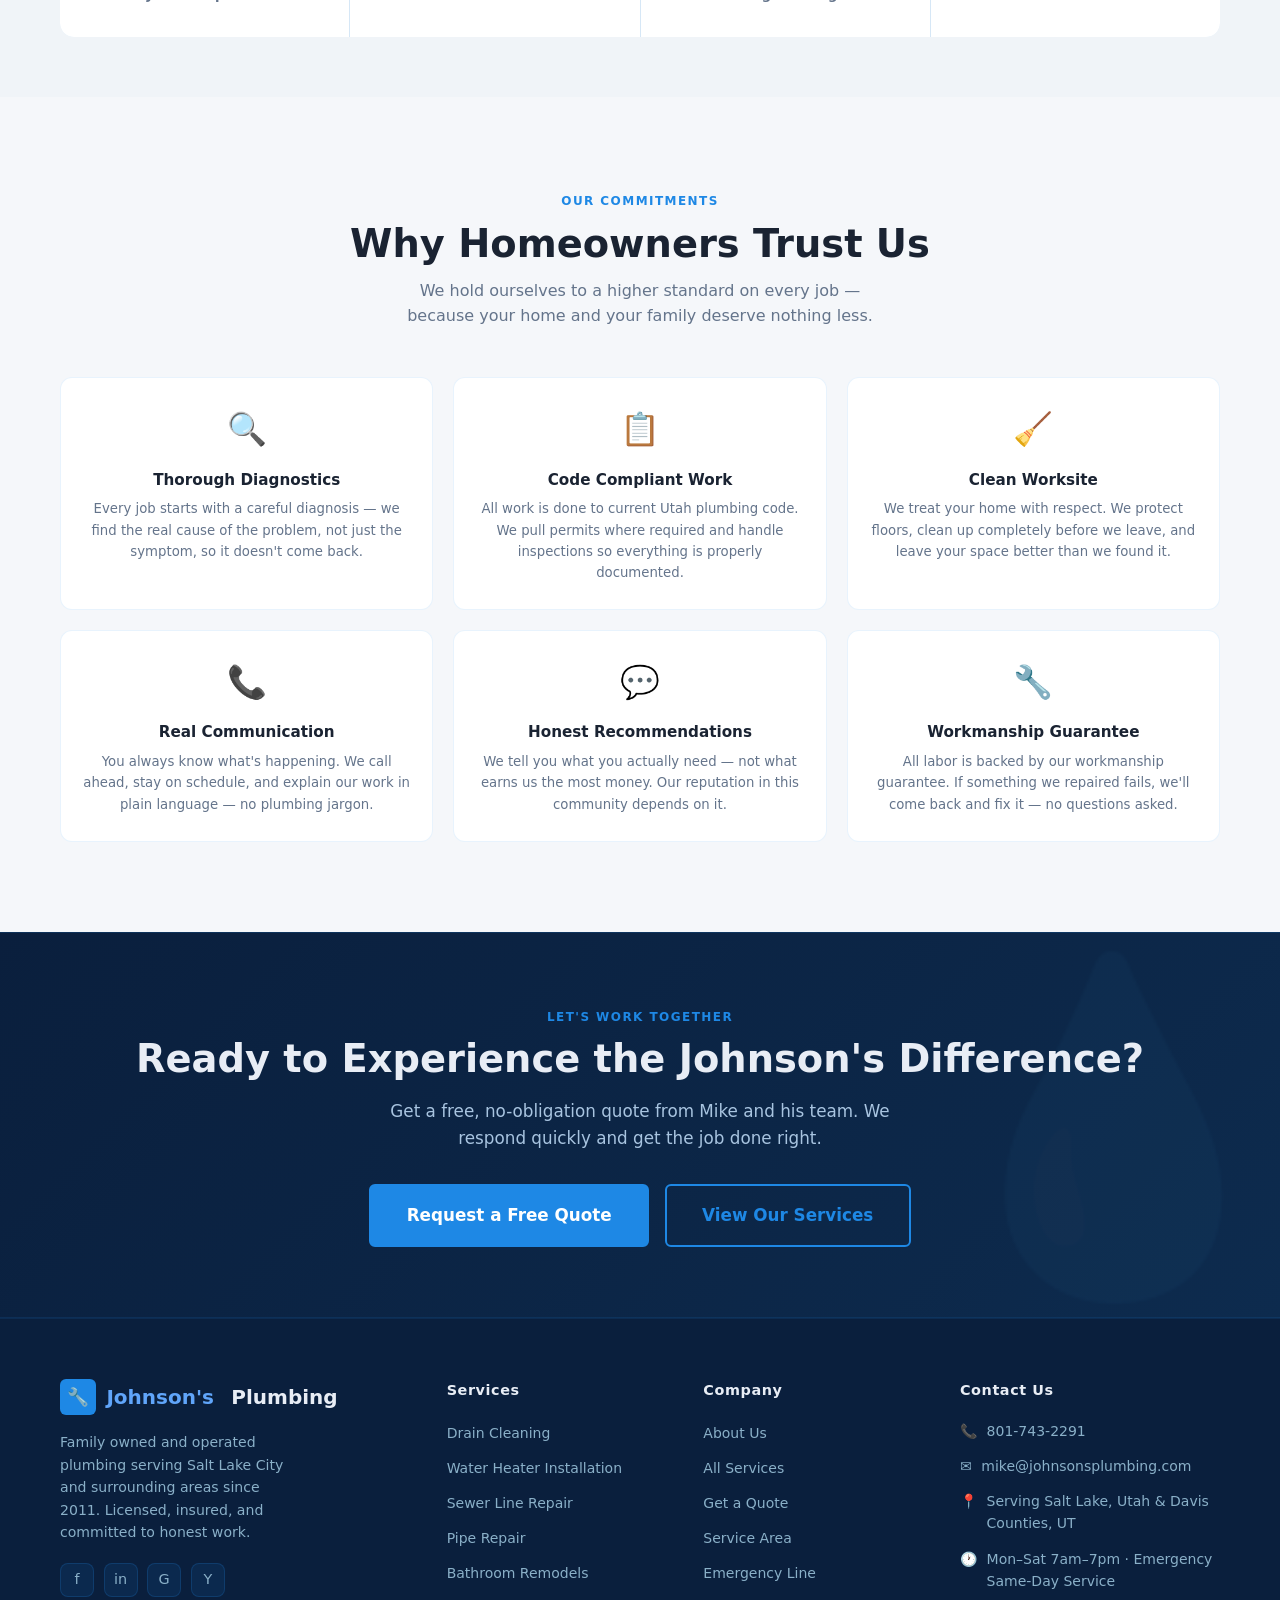
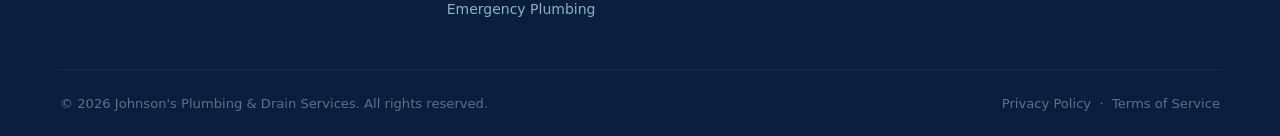
<file: johnson-plumbing/about.html>
<!DOCTYPE html>
<html lang="en">
<head>
  <meta charset="UTF-8" />
  <meta name="viewport" content="width=device-width, initial-scale=1.0" />
  <meta name="description" content="About Johnson's Plumbing & Drain Services — Meet founder Mike Johnson, a licensed plumber with 15 years serving Salt Lake City and surrounding communities in Utah." />
  <title>About Us | Johnson's Plumbing & Drain Services</title>
  <link rel="stylesheet" href="style.css" />
  <link rel="icon" href="data:image/svg+xml,<svg xmlns='http://www.w3.org/2000/svg' viewBox='0 0 100 100'><text y='.9em' font-size='90'>🔧</text></svg>" />
</head>
<body>

  <!-- ═══════════════════════════════════════════════════════
       NAVIGATION
  ════════════════════════════════════════════════════════ -->
  <nav id="navbar">
    <div class="container">
      <div class="nav-inner">
        <a href="index.html" class="logo">
          <div class="logo-icon">🔧</div>
          <span>Johnson's</span>&nbsp;Plumbing
        </a>
        <div class="nav-links">
          <a href="index.html">Home</a>
          <a href="services.html">Services</a>
          <a href="about.html">About</a>
          <a href="contact.html">Contact</a>
        </div>
        <a href="contact.html" class="btn btn-primary nav-cta">Get a Free Quote</a>
        <button class="hamburger" aria-label="Toggle menu" aria-expanded="false">
          <span></span><span></span><span></span>
        </button>
      </div>
      <div class="mobile-nav">
        <a href="index.html">Home</a>
        <a href="services.html">Services</a>
        <a href="about.html">About</a>
        <a href="contact.html">Contact</a>
        <a href="contact.html" class="btn btn-primary">Get a Free Quote</a>
      </div>
    </div>
  </nav>

  <!-- ═══════════════════════════════════════════════════════
       PAGE HERO
  ════════════════════════════════════════════════════════ -->
  <section class="page-hero">
    <div class="container">
      <div class="page-hero-content">
        <span class="section-label">Our Story</span>
        <h1>Built on Integrity,<br><em class="text-gold">Driven by Family</em></h1>
        <p>15 years of honest, expert plumbing in Salt Lake City — one homeowner at a time.</p>
      </div>
    </div>
  </section>

  <!-- ═══════════════════════════════════════════════════════
       OWNER STORY
  ════════════════════════════════════════════════════════ -->
  <section class="about-story section-pad">
    <div class="container">
      <div class="about-grid">

        <div class="about-visual">
          <div class="owner-card">
            <div class="owner-avatar">🔧</div>
            <div class="owner-name">Mike Johnson</div>
            <div class="owner-title">Founder &amp; Master Plumber</div>
            <p style="font-size:0.88rem; color:#64748b; line-height:1.6;">Licensed Utah plumber since 2011. Passionate about quality craftsmanship and building lasting relationships with the families and homeowners of Salt Lake City.</p>

            <div class="cert-badges">
              <div class="cert-badge">
                <div class="badge-icon">🏅</div>
                <div class="badge-text">Utah State Licensed Plumber</div>
              </div>
              <div class="cert-badge">
                <div class="badge-icon">✅</div>
                <div class="badge-text">Fully Licensed &amp; Insured</div>
              </div>
              <div class="cert-badge">
                <div class="badge-icon">🛡️</div>
                <div class="badge-text">Liability &amp; Workers' Comp Coverage</div>
              </div>
              <div class="cert-badge">
                <div class="badge-icon">💧</div>
                <div class="badge-text">Water Heater Certified Installer</div>
              </div>
              <div class="cert-badge">
                <div class="badge-icon">⭐</div>
                <div class="badge-text">4.8 Stars · 127 Google Reviews</div>
              </div>
            </div>

            <div class="experience-pill">
              <span class="big">15</span>
              Years in Business
            </div>
          </div>
        </div>

        <div class="about-text">
          <span class="section-label">Meet the Founder</span>
          <h2>From the Jobsite to Your Home</h2>

          <p>Mike Johnson grew up in the Salt Lake Valley, where a strong work ethic and a passion for fixing things were part of everyday life. From an early age, he was the kid who wanted to know how everything worked — and more importantly, how to fix it when it didn't.</p>

          <p>After completing his plumbing apprenticeship, Mike spent several years working for commercial and residential plumbing outfits throughout the Salt Lake metro area. He gained experience on everything from large commercial builds to the intricate challenges of older residential homes. But it was the residential work he loved most — the chance to sit down with a homeowner, understand their problem, and solve it the right way.</p>

          <p>In 2011, Mike took the leap and founded Johnson's Plumbing &amp; Drain Services. His vision was straightforward: a family-owned plumbing company that treated every customer the way he'd want his own family treated — with honesty, transparency, and quality work that would hold up for decades.</p>

          <p>Today, Johnson's Plumbing serves all of Salt Lake, Utah, and Davis Counties. Mike is still hands-on with every job, personally overseeing the work and reviewing every quote before it goes out. The business has grown, but the values haven't changed.</p>

          <p style="color:#1a2332; font-weight:600; font-style:italic;">"I built this business on one principle: do the job right the first time and charge a fair price for it. Fourteen years later, that's still all we do."</p>
        </div>

      </div>
    </div>
  </section>

  <!-- ═══════════════════════════════════════════════════════
       STATS
  ════════════════════════════════════════════════════════ -->
  <section class="section-pad-sm bg-navy">
    <div class="container">
      <div class="stats-row">
        <div class="stat-block">
          <div class="n" data-count="500" data-suffix="+">0</div>
          <div class="l">Jobs Completed</div>
        </div>
        <div class="stat-block">
          <div class="n" data-count="15" data-suffix="+">0</div>
          <div class="l">Years in Business</div>
        </div>
        <div class="stat-block">
          <div class="n">4.8 ⭐</div>
          <div class="l">Google Rating</div>
        </div>
        <div class="stat-block">
          <div class="n" data-count="100" data-suffix="%">0</div>
          <div class="l">Satisfaction Rate</div>
        </div>
      </div>
    </div>
  </section>

  <!-- ═══════════════════════════════════════════════════════
       TRUST / VALUES
  ════════════════════════════════════════════════════════ -->
  <section class="section-pad bg-dark">
    <div class="container">
      <div class="text-center">
        <span class="section-label">Our Commitments</span>
        <h2>Why Homeowners Trust Us</h2>
        <p style="max-width:500px; margin:0.7rem auto 0;">We hold ourselves to a higher standard on every job — because your home and your family deserve nothing less.</p>
      </div>

      <div class="trust-grid">

        <div class="trust-card">
          <div class="tc-icon">🔍</div>
          <h3>Thorough Diagnostics</h3>
          <p>Every job starts with a careful diagnosis — we find the real cause of the problem, not just the symptom, so it doesn't come back.</p>
        </div>

        <div class="trust-card">
          <div class="tc-icon">📋</div>
          <h3>Code Compliant Work</h3>
          <p>All work is done to current Utah plumbing code. We pull permits where required and handle inspections so everything is properly documented.</p>
        </div>

        <div class="trust-card">
          <div class="tc-icon">🧹</div>
          <h3>Clean Worksite</h3>
          <p>We treat your home with respect. We protect floors, clean up completely before we leave, and leave your space better than we found it.</p>
        </div>

        <div class="trust-card">
          <div class="tc-icon">📞</div>
          <h3>Real Communication</h3>
          <p>You always know what's happening. We call ahead, stay on schedule, and explain our work in plain language — no plumbing jargon.</p>
        </div>

        <div class="trust-card">
          <div class="tc-icon">💬</div>
          <h3>Honest Recommendations</h3>
          <p>We tell you what you actually need — not what earns us the most money. Our reputation in this community depends on it.</p>
        </div>

        <div class="trust-card">
          <div class="tc-icon">🔧</div>
          <h3>Workmanship Guarantee</h3>
          <p>All labor is backed by our workmanship guarantee. If something we repaired fails, we'll come back and fix it — no questions asked.</p>
        </div>

      </div>
    </div>
  </section>

  <!-- ═══════════════════════════════════════════════════════
       CTA BANNER
  ════════════════════════════════════════════════════════ -->
  <section class="cta-banner">
    <div class="container">
      <div class="cta-inner">
        <span class="section-label">Let's Work Together</span>
        <h2>Ready to Experience the Johnson's Difference?</h2>
        <p>Get a free, no-obligation quote from Mike and his team. We respond quickly and get the job done right.</p>
        <div class="cta-actions">
          <a href="contact.html" class="btn btn-primary btn-lg">Request a Free Quote</a>
          <a href="services.html" class="btn btn-outline btn-lg">View Our Services</a>
        </div>
      </div>
    </div>
  </section>

  <!-- ═══════════════════════════════════════════════════════
       FOOTER
  ════════════════════════════════════════════════════════ -->
  <footer>
    <div class="container">
      <div class="footer-grid">
        <div class="footer-brand">
          <a href="index.html" class="logo">
            <div class="logo-icon">🔧</div>
            <span>Johnson's</span>&nbsp;Plumbing
          </a>
          <p>Family owned and operated plumbing serving Salt Lake City and surrounding areas since 2011. Licensed, insured, and committed to honest work.</p>
          <div class="social-links">
            <a href="#" class="social-link" aria-label="Facebook">f</a>
            <a href="#" class="social-link" aria-label="Instagram">in</a>
            <a href="#" class="social-link" aria-label="Google">G</a>
            <a href="#" class="social-link" aria-label="Yelp">Y</a>
          </div>
        </div>
        <div class="footer-col">
          <h4>Services</h4>
          <ul>
            <li><a href="services.html">Drain Cleaning</a></li>
            <li><a href="services.html">Water Heater Installation</a></li>
            <li><a href="services.html">Sewer Line Repair</a></li>
            <li><a href="services.html">Pipe Repair</a></li>
            <li><a href="services.html">Bathroom Remodels</a></li>
            <li><a href="services.html">Emergency Plumbing</a></li>
          </ul>
        </div>
        <div class="footer-col">
          <h4>Company</h4>
          <ul>
            <li><a href="about.html">About Us</a></li>
            <li><a href="services.html">All Services</a></li>
            <li><a href="contact.html">Get a Quote</a></li>
            <li><a href="contact.html">Service Area</a></li>
            <li><a href="contact.html">Emergency Line</a></li>
          </ul>
        </div>
        <div class="footer-col">
          <h4>Contact Us</h4>
          <div class="footer-contact-list">
            <div class="footer-contact-item"><span>📞</span><a href="tel:+18017432291">801-743-2291</a></div>
            <div class="footer-contact-item"><span>✉️</span><a href="mailto:mike@johnsonsplumbing.com">mike@johnsonsplumbing.com</a></div>
            <div class="footer-contact-item"><span>📍</span><span>Serving Salt Lake, Utah &amp; Davis Counties, UT</span></div>
            <div class="footer-contact-item"><span>🕐</span><span>Mon–Sat 7am–7pm · Emergency Same-Day Service</span></div>
          </div>
        </div>
      </div>
      <div class="footer-bottom">
        <span>© 2026 Johnson's Plumbing &amp; Drain Services. All rights reserved.</span>
        <span><a href="#">Privacy Policy</a> &nbsp;·&nbsp; <a href="#">Terms of Service</a></span>
      </div>
    </div>
  </footer>

  <script src="script.js"></script>
</body>
</html>
</file>
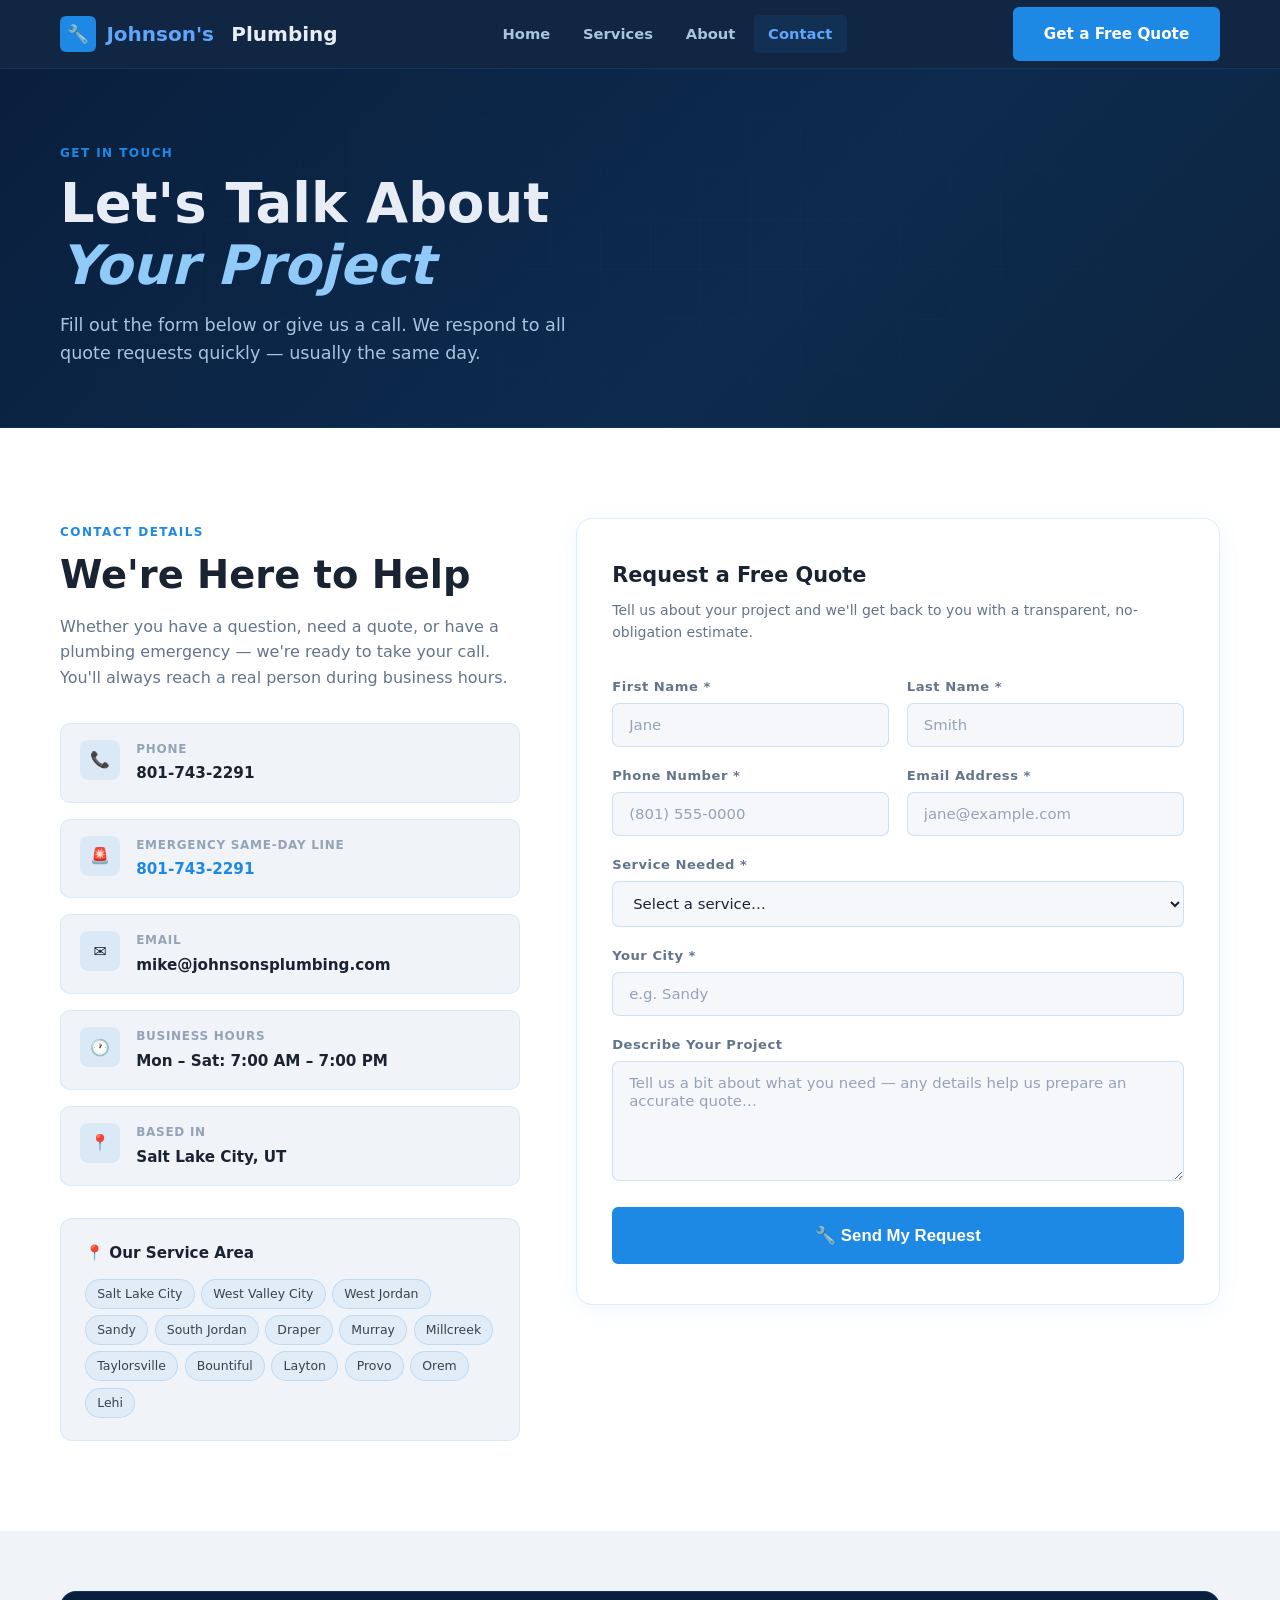
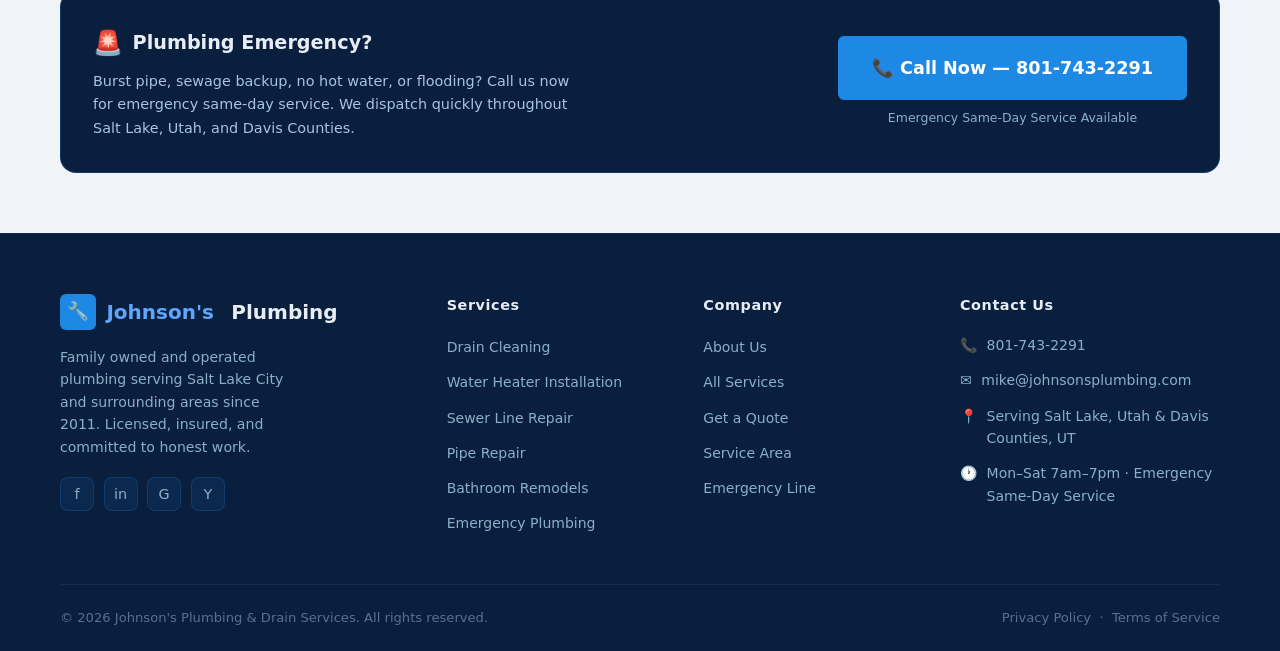
<file: johnson-plumbing/contact.html>
<!DOCTYPE html>
<html lang="en">
<head>
  <meta charset="UTF-8" />
  <meta name="viewport" content="width=device-width, initial-scale=1.0" />
  <meta name="description" content="Contact Johnson's Plumbing & Drain Services — Request a free quote, schedule service, or call for emergency same-day plumbing. Serving Salt Lake City, Salt Lake, Utah, and Davis Counties. 801-743-2291." />
  <title>Contact Us | Johnson's Plumbing & Drain Services</title>
  <link rel="stylesheet" href="style.css" />
  <link rel="icon" href="data:image/svg+xml,<svg xmlns='http://www.w3.org/2000/svg' viewBox='0 0 100 100'><text y='.9em' font-size='90'>🔧</text></svg>" />
</head>
<body>

  <!-- ═══════════════════════════════════════════════════════
       NAVIGATION
  ════════════════════════════════════════════════════════ -->
  <nav id="navbar">
    <div class="container">
      <div class="nav-inner">
        <a href="index.html" class="logo">
          <div class="logo-icon">🔧</div>
          <span>Johnson's</span>&nbsp;Plumbing
        </a>
        <div class="nav-links">
          <a href="index.html">Home</a>
          <a href="services.html">Services</a>
          <a href="about.html">About</a>
          <a href="contact.html">Contact</a>
        </div>
        <a href="contact.html" class="btn btn-primary nav-cta">Get a Free Quote</a>
        <button class="hamburger" aria-label="Toggle menu" aria-expanded="false">
          <span></span><span></span><span></span>
        </button>
      </div>
      <div class="mobile-nav">
        <a href="index.html">Home</a>
        <a href="services.html">Services</a>
        <a href="about.html">About</a>
        <a href="contact.html">Contact</a>
        <a href="contact.html" class="btn btn-primary">Get a Free Quote</a>
      </div>
    </div>
  </nav>

  <!-- ═══════════════════════════════════════════════════════
       PAGE HERO
  ════════════════════════════════════════════════════════ -->
  <section class="page-hero">
    <div class="container">
      <div class="page-hero-content">
        <span class="section-label">Get in Touch</span>
        <h1>Let's Talk About<br><em class="text-gold">Your Project</em></h1>
        <p>Fill out the form below or give us a call. We respond to all quote requests quickly — usually the same day.</p>
      </div>
    </div>
  </section>

  <!-- ═══════════════════════════════════════════════════════
       CONTACT LAYOUT
  ════════════════════════════════════════════════════════ -->
  <section class="contact-layout section-pad">
    <div class="container">
      <div class="contact-grid">

        <!-- Left: Contact Info -->
        <div class="contact-info">
          <span class="section-label">Contact Details</span>
          <h2>We're Here to Help</h2>
          <p>Whether you have a question, need a quote, or have a plumbing emergency — we're ready to take your call. You'll always reach a real person during business hours.</p>

          <div class="info-items">

            <div class="info-item">
              <div class="ii-icon">📞</div>
              <div class="ii-body">
                <div class="ii-label">Phone</div>
                <div class="ii-val"><a href="tel:+18017432291" style="color:#1a2332;">801-743-2291</a></div>
              </div>
            </div>

            <div class="info-item">
              <div class="ii-icon">🚨</div>
              <div class="ii-body">
                <div class="ii-label">Emergency Same-Day Line</div>
                <div class="ii-val"><a href="tel:+18017432291" style="color:#1E88E5;">801-743-2291</a></div>
              </div>
            </div>

            <div class="info-item">
              <div class="ii-icon">✉️</div>
              <div class="ii-body">
                <div class="ii-label">Email</div>
                <div class="ii-val"><a href="mailto:mike@johnsonsplumbing.com" style="color:#1a2332;">mike@johnsonsplumbing.com</a></div>
              </div>
            </div>

            <div class="info-item">
              <div class="ii-icon">🕐</div>
              <div class="ii-body">
                <div class="ii-label">Business Hours</div>
                <div class="ii-val">Mon – Sat: 7:00 AM – 7:00 PM</div>
              </div>
            </div>

            <div class="info-item">
              <div class="ii-icon">📍</div>
              <div class="ii-body">
                <div class="ii-label">Based In</div>
                <div class="ii-val">Salt Lake City, UT</div>
              </div>
            </div>

          </div>

          <div class="service-area-card">
            <h4>📍 Our Service Area</h4>
            <div class="area-tags">
              <span class="area-tag">Salt Lake City</span>
              <span class="area-tag">West Valley City</span>
              <span class="area-tag">West Jordan</span>
              <span class="area-tag">Sandy</span>
              <span class="area-tag">South Jordan</span>
              <span class="area-tag">Draper</span>
              <span class="area-tag">Murray</span>
              <span class="area-tag">Millcreek</span>
              <span class="area-tag">Taylorsville</span>
              <span class="area-tag">Bountiful</span>
              <span class="area-tag">Layton</span>
              <span class="area-tag">Provo</span>
              <span class="area-tag">Orem</span>
              <span class="area-tag">Lehi</span>
            </div>
          </div>
        </div>

        <!-- Right: Quote Form -->
        <div class="contact-form-wrap">
          <h3>Request a Free Quote</h3>
          <p>Tell us about your project and we'll get back to you with a transparent, no-obligation estimate.</p>

          <form id="contact-form" novalidate>

            <div class="form-row">
              <div class="form-group">
                <label for="fname">First Name *</label>
                <input type="text" id="fname" name="first_name" placeholder="Jane" required />
              </div>
              <div class="form-group">
                <label for="lname">Last Name *</label>
                <input type="text" id="lname" name="last_name" placeholder="Smith" required />
              </div>
            </div>

            <div class="form-row">
              <div class="form-group">
                <label for="phone">Phone Number *</label>
                <input type="tel" id="phone" name="phone" placeholder="(801) 555-0000" required />
              </div>
              <div class="form-group">
                <label for="email">Email Address *</label>
                <input type="email" id="email" name="email" placeholder="jane@example.com" required />
              </div>
            </div>

            <div class="form-group">
              <label for="service">Service Needed *</label>
              <select id="service" name="service" required>
                <option value="" disabled selected>Select a service…</option>
                <option value="drain-cleaning">Drain Cleaning</option>
                <option value="pipe-repair">Pipe Repair &amp; Replacement</option>
                <option value="water-heater">Water Heater Installation / Repair</option>
                <option value="sewer-line">Sewer Line Repair / Replacement</option>
                <option value="leak-detection">Leak Detection</option>
                <option value="bathroom-remodel">Bathroom Remodel Plumbing</option>
                <option value="emergency">Emergency Plumbing</option>
                <option value="garbage-disposal">Garbage Disposal Installation</option>
                <option value="other">Other / Not Sure</option>
              </select>
            </div>

            <div class="form-group">
              <label for="city">Your City *</label>
              <input type="text" id="city" name="city" placeholder="e.g. Sandy" required />
            </div>

            <div class="form-group">
              <label for="message">Describe Your Project</label>
              <textarea id="message" name="message" placeholder="Tell us a bit about what you need — any details help us prepare an accurate quote…"></textarea>
            </div>

            <button type="submit" class="btn btn-primary btn-lg form-submit">
              🔧 Send My Request
            </button>

          </form>

          <div class="form-success">
            <div class="success-icon">✅</div>
            <h3>Request Sent!</h3>
            <p>Thank you! Mike or a team member will reach out quickly to discuss your project and schedule your free estimate.</p>
          </div>

        </div>

      </div>
    </div>
  </section>

  <!-- ═══════════════════════════════════════════════════════
       EMERGENCY CALLOUT
  ════════════════════════════════════════════════════════ -->
  <section class="section-pad-sm bg-navy">
    <div class="container">
      <div style="display:flex; align-items:center; justify-content:space-between; flex-wrap:wrap; gap:1.5rem; padding:2rem; background:#0a1f3d; border:1px solid rgba(30,136,229,0.25); border-radius:16px;">
        <div>
          <div style="display:flex; align-items:center; gap:0.6rem; margin-bottom:0.5rem;">
            <span style="font-size:1.5rem;">🚨</span>
            <h3 style="color:#e8edf5; font-size:1.2rem;">Plumbing Emergency?</h3>
          </div>
          <p style="font-size:0.9rem; max-width:480px; color:#a8c4e0;">Burst pipe, sewage backup, no hot water, or flooding? Call us now for emergency same-day service. We dispatch quickly throughout Salt Lake, Utah, and Davis Counties.</p>
        </div>
        <div style="flex-shrink:0;">
          <a href="tel:+18017432291" class="btn btn-primary btn-lg" style="font-size:1.1rem; padding:1rem 2rem;">
            📞 Call Now — 801-743-2291
          </a>
          <div style="text-align:center; font-size:0.78rem; color:#8ab0c8; margin-top:0.5rem;">Emergency Same-Day Service Available</div>
        </div>
      </div>
    </div>
  </section>

  <!-- ═══════════════════════════════════════════════════════
       FOOTER
  ════════════════════════════════════════════════════════ -->
  <footer>
    <div class="container">
      <div class="footer-grid">
        <div class="footer-brand">
          <a href="index.html" class="logo">
            <div class="logo-icon">🔧</div>
            <span>Johnson's</span>&nbsp;Plumbing
          </a>
          <p>Family owned and operated plumbing serving Salt Lake City and surrounding areas since 2011. Licensed, insured, and committed to honest work.</p>
          <div class="social-links">
            <a href="#" class="social-link" aria-label="Facebook">f</a>
            <a href="#" class="social-link" aria-label="Instagram">in</a>
            <a href="#" class="social-link" aria-label="Google">G</a>
            <a href="#" class="social-link" aria-label="Yelp">Y</a>
          </div>
        </div>
        <div class="footer-col">
          <h4>Services</h4>
          <ul>
            <li><a href="services.html">Drain Cleaning</a></li>
            <li><a href="services.html">Water Heater Installation</a></li>
            <li><a href="services.html">Sewer Line Repair</a></li>
            <li><a href="services.html">Pipe Repair</a></li>
            <li><a href="services.html">Bathroom Remodels</a></li>
            <li><a href="services.html">Emergency Plumbing</a></li>
          </ul>
        </div>
        <div class="footer-col">
          <h4>Company</h4>
          <ul>
            <li><a href="about.html">About Us</a></li>
            <li><a href="services.html">All Services</a></li>
            <li><a href="contact.html">Get a Quote</a></li>
            <li><a href="contact.html">Service Area</a></li>
            <li><a href="contact.html">Emergency Line</a></li>
          </ul>
        </div>
        <div class="footer-col">
          <h4>Contact Us</h4>
          <div class="footer-contact-list">
            <div class="footer-contact-item"><span>📞</span><a href="tel:+18017432291">801-743-2291</a></div>
            <div class="footer-contact-item"><span>✉️</span><a href="mailto:mike@johnsonsplumbing.com">mike@johnsonsplumbing.com</a></div>
            <div class="footer-contact-item"><span>📍</span><span>Serving Salt Lake, Utah &amp; Davis Counties, UT</span></div>
            <div class="footer-contact-item"><span>🕐</span><span>Mon–Sat 7am–7pm · Emergency Same-Day Service</span></div>
          </div>
        </div>
      </div>
      <div class="footer-bottom">
        <span>© 2026 Johnson's Plumbing &amp; Drain Services. All rights reserved.</span>
        <span><a href="#">Privacy Policy</a> &nbsp;·&nbsp; <a href="#">Terms of Service</a></span>
      </div>
    </div>
  </footer>

  <script src="script.js"></script>
</body>
</html>
</file>
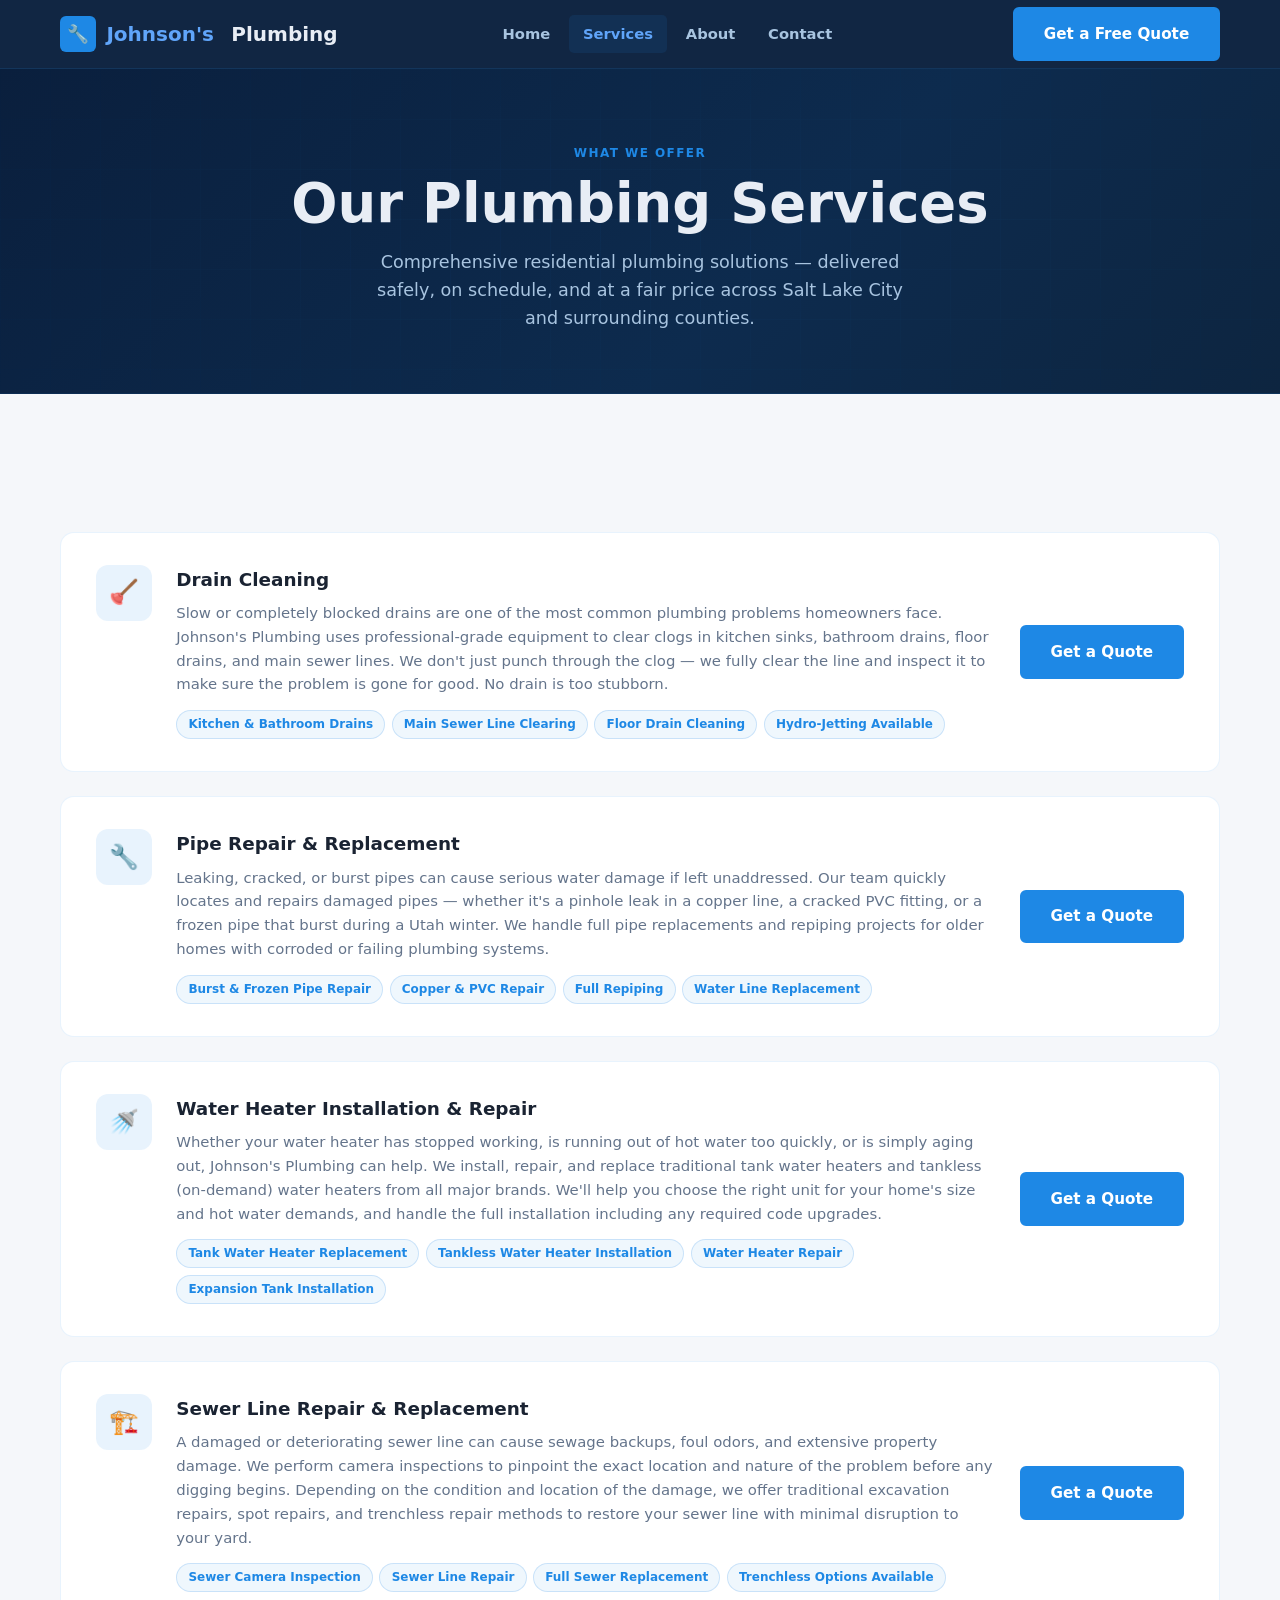
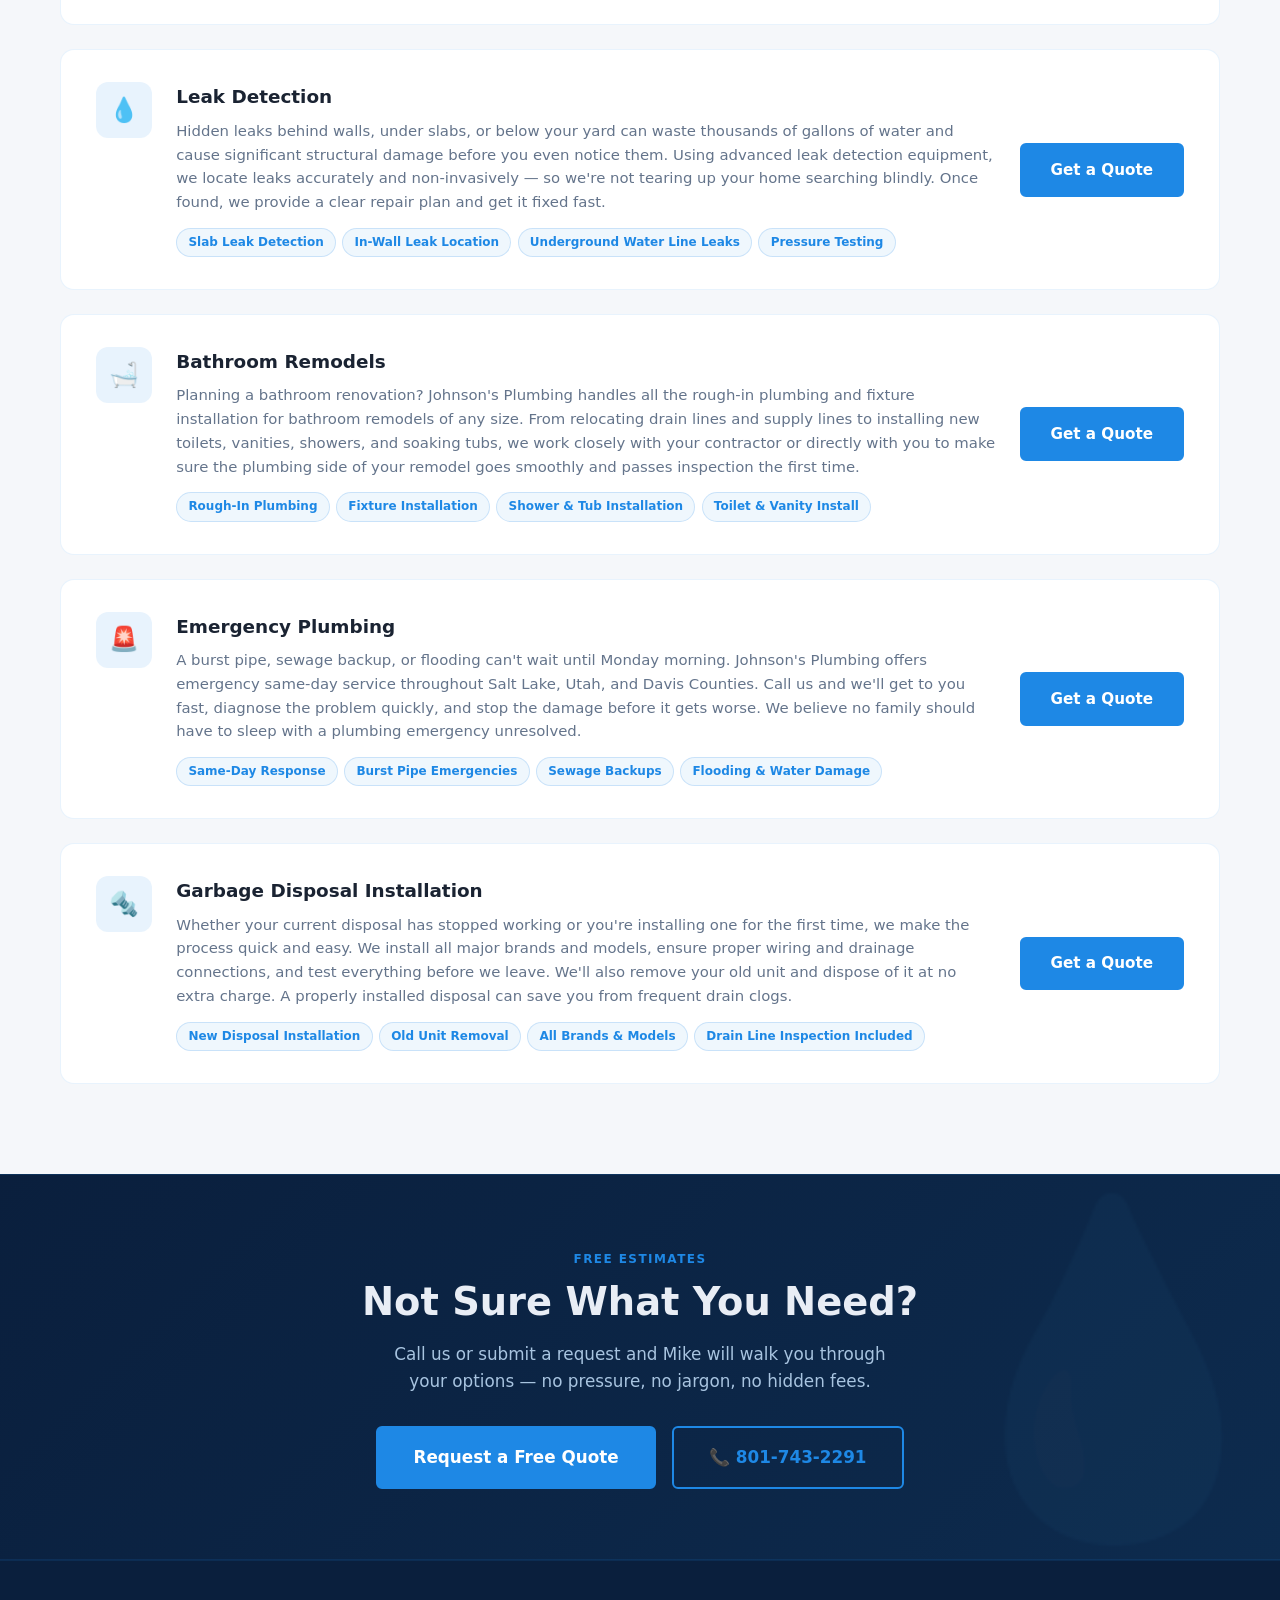
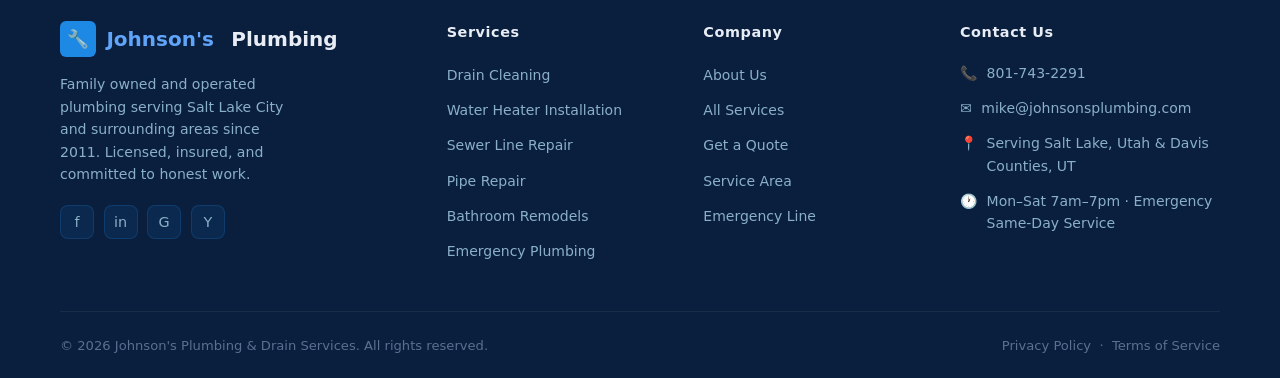
<file: johnson-plumbing/services.html>
<!DOCTYPE html>
<html lang="en">
<head>
  <meta charset="UTF-8" />
  <meta name="viewport" content="width=device-width, initial-scale=1.0" />
  <meta name="description" content="Johnson's Plumbing & Drain Services — drain cleaning, pipe repair, water heater installation, sewer line repair, leak detection, bathroom remodels, emergency plumbing, and garbage disposal installation in Salt Lake City, UT." />
  <title>Services | Johnson's Plumbing & Drain Services</title>
  <link rel="stylesheet" href="style.css" />
  <link rel="icon" href="data:image/svg+xml,<svg xmlns='http://www.w3.org/2000/svg' viewBox='0 0 100 100'><text y='.9em' font-size='90'>🔧</text></svg>" />
</head>
<body>

  <!-- ═══════════════════════════════════════════════════════
       NAVIGATION
  ════════════════════════════════════════════════════════ -->
  <nav id="navbar">
    <div class="container">
      <div class="nav-inner">
        <a href="index.html" class="logo">
          <div class="logo-icon">🔧</div>
          <span>Johnson's</span>&nbsp;Plumbing
        </a>
        <div class="nav-links">
          <a href="index.html">Home</a>
          <a href="services.html">Services</a>
          <a href="about.html">About</a>
          <a href="contact.html">Contact</a>
        </div>
        <a href="contact.html" class="btn btn-primary nav-cta">Get a Free Quote</a>
        <button class="hamburger" aria-label="Toggle menu" aria-expanded="false">
          <span></span><span></span><span></span>
        </button>
      </div>
      <div class="mobile-nav">
        <a href="index.html">Home</a>
        <a href="services.html">Services</a>
        <a href="about.html">About</a>
        <a href="contact.html">Contact</a>
        <a href="contact.html" class="btn btn-primary">Get a Free Quote</a>
      </div>
    </div>
  </nav>

  <!-- ═══════════════════════════════════════════════════════
       PAGE HERO
  ════════════════════════════════════════════════════════ -->
  <section class="page-hero centered">
    <div class="container">
      <div class="page-hero-content">
        <span class="section-label">What We Offer</span>
        <h1>Our Plumbing Services</h1>
        <p>Comprehensive residential plumbing solutions — delivered safely, on schedule, and at a fair price across Salt Lake City and surrounding counties.</p>
      </div>
    </div>
  </section>

  <!-- ═══════════════════════════════════════════════════════
       SERVICES LIST
  ════════════════════════════════════════════════════════ -->
  <section class="services-full section-pad">
    <div class="container">

      <div class="service-list">

        <!-- Drain Cleaning -->
        <div class="service-item">
          <div class="svc-icon">🪠</div>
          <div class="svc-body">
            <h3>Drain Cleaning</h3>
            <p>Slow or completely blocked drains are one of the most common plumbing problems homeowners face. Johnson's Plumbing uses professional-grade equipment to clear clogs in kitchen sinks, bathroom drains, floor drains, and main sewer lines. We don't just punch through the clog — we fully clear the line and inspect it to make sure the problem is gone for good. No drain is too stubborn.</p>
            <ul>
              <li>Kitchen &amp; Bathroom Drains</li>
              <li>Main Sewer Line Clearing</li>
              <li>Floor Drain Cleaning</li>
              <li>Hydro-Jetting Available</li>
            </ul>
          </div>
          <div class="svc-cta">
            <a href="contact.html" class="btn btn-primary">Get a Quote</a>
          </div>
        </div>

        <!-- Pipe Repair -->
        <div class="service-item">
          <div class="svc-icon">🔧</div>
          <div class="svc-body">
            <h3>Pipe Repair &amp; Replacement</h3>
            <p>Leaking, cracked, or burst pipes can cause serious water damage if left unaddressed. Our team quickly locates and repairs damaged pipes — whether it's a pinhole leak in a copper line, a cracked PVC fitting, or a frozen pipe that burst during a Utah winter. We handle full pipe replacements and repiping projects for older homes with corroded or failing plumbing systems.</p>
            <ul>
              <li>Burst &amp; Frozen Pipe Repair</li>
              <li>Copper &amp; PVC Repair</li>
              <li>Full Repiping</li>
              <li>Water Line Replacement</li>
            </ul>
          </div>
          <div class="svc-cta">
            <a href="contact.html" class="btn btn-primary">Get a Quote</a>
          </div>
        </div>

        <!-- Water Heater Installation -->
        <div class="service-item">
          <div class="svc-icon">🚿</div>
          <div class="svc-body">
            <h3>Water Heater Installation &amp; Repair</h3>
            <p>Whether your water heater has stopped working, is running out of hot water too quickly, or is simply aging out, Johnson's Plumbing can help. We install, repair, and replace traditional tank water heaters and tankless (on-demand) water heaters from all major brands. We'll help you choose the right unit for your home's size and hot water demands, and handle the full installation including any required code upgrades.</p>
            <ul>
              <li>Tank Water Heater Replacement</li>
              <li>Tankless Water Heater Installation</li>
              <li>Water Heater Repair</li>
              <li>Expansion Tank Installation</li>
            </ul>
          </div>
          <div class="svc-cta">
            <a href="contact.html" class="btn btn-primary">Get a Quote</a>
          </div>
        </div>

        <!-- Sewer Line Repair -->
        <div class="service-item">
          <div class="svc-icon">🏗️</div>
          <div class="svc-body">
            <h3>Sewer Line Repair &amp; Replacement</h3>
            <p>A damaged or deteriorating sewer line can cause sewage backups, foul odors, and extensive property damage. We perform camera inspections to pinpoint the exact location and nature of the problem before any digging begins. Depending on the condition and location of the damage, we offer traditional excavation repairs, spot repairs, and trenchless repair methods to restore your sewer line with minimal disruption to your yard.</p>
            <ul>
              <li>Sewer Camera Inspection</li>
              <li>Sewer Line Repair</li>
              <li>Full Sewer Replacement</li>
              <li>Trenchless Options Available</li>
            </ul>
          </div>
          <div class="svc-cta">
            <a href="contact.html" class="btn btn-primary">Get a Quote</a>
          </div>
        </div>

        <!-- Leak Detection -->
        <div class="service-item">
          <div class="svc-icon">💧</div>
          <div class="svc-body">
            <h3>Leak Detection</h3>
            <p>Hidden leaks behind walls, under slabs, or below your yard can waste thousands of gallons of water and cause significant structural damage before you even notice them. Using advanced leak detection equipment, we locate leaks accurately and non-invasively — so we're not tearing up your home searching blindly. Once found, we provide a clear repair plan and get it fixed fast.</p>
            <ul>
              <li>Slab Leak Detection</li>
              <li>In-Wall Leak Location</li>
              <li>Underground Water Line Leaks</li>
              <li>Pressure Testing</li>
            </ul>
          </div>
          <div class="svc-cta">
            <a href="contact.html" class="btn btn-primary">Get a Quote</a>
          </div>
        </div>

        <!-- Bathroom Remodels -->
        <div class="service-item">
          <div class="svc-icon">🛁</div>
          <div class="svc-body">
            <h3>Bathroom Remodels</h3>
            <p>Planning a bathroom renovation? Johnson's Plumbing handles all the rough-in plumbing and fixture installation for bathroom remodels of any size. From relocating drain lines and supply lines to installing new toilets, vanities, showers, and soaking tubs, we work closely with your contractor or directly with you to make sure the plumbing side of your remodel goes smoothly and passes inspection the first time.</p>
            <ul>
              <li>Rough-In Plumbing</li>
              <li>Fixture Installation</li>
              <li>Shower &amp; Tub Installation</li>
              <li>Toilet &amp; Vanity Install</li>
            </ul>
          </div>
          <div class="svc-cta">
            <a href="contact.html" class="btn btn-primary">Get a Quote</a>
          </div>
        </div>

        <!-- Emergency Plumbing -->
        <div class="service-item">
          <div class="svc-icon">🚨</div>
          <div class="svc-body">
            <h3>Emergency Plumbing</h3>
            <p>A burst pipe, sewage backup, or flooding can't wait until Monday morning. Johnson's Plumbing offers emergency same-day service throughout Salt Lake, Utah, and Davis Counties. Call us and we'll get to you fast, diagnose the problem quickly, and stop the damage before it gets worse. We believe no family should have to sleep with a plumbing emergency unresolved.</p>
            <ul>
              <li>Same-Day Response</li>
              <li>Burst Pipe Emergencies</li>
              <li>Sewage Backups</li>
              <li>Flooding &amp; Water Damage</li>
            </ul>
          </div>
          <div class="svc-cta">
            <a href="contact.html" class="btn btn-primary">Get a Quote</a>
          </div>
        </div>

        <!-- Garbage Disposal -->
        <div class="service-item">
          <div class="svc-icon">🔩</div>
          <div class="svc-body">
            <h3>Garbage Disposal Installation</h3>
            <p>Whether your current disposal has stopped working or you're installing one for the first time, we make the process quick and easy. We install all major brands and models, ensure proper wiring and drainage connections, and test everything before we leave. We'll also remove your old unit and dispose of it at no extra charge. A properly installed disposal can save you from frequent drain clogs.</p>
            <ul>
              <li>New Disposal Installation</li>
              <li>Old Unit Removal</li>
              <li>All Brands &amp; Models</li>
              <li>Drain Line Inspection Included</li>
            </ul>
          </div>
          <div class="svc-cta">
            <a href="contact.html" class="btn btn-primary">Get a Quote</a>
          </div>
        </div>

      </div>
    </div>
  </section>

  <!-- ═══════════════════════════════════════════════════════
       CTA BANNER
  ════════════════════════════════════════════════════════ -->
  <section class="cta-banner">
    <div class="container">
      <div class="cta-inner">
        <span class="section-label">Free Estimates</span>
        <h2>Not Sure What You Need?</h2>
        <p>Call us or submit a request and Mike will walk you through your options — no pressure, no jargon, no hidden fees.</p>
        <div class="cta-actions">
          <a href="contact.html" class="btn btn-primary btn-lg">Request a Free Quote</a>
          <a href="tel:+18017432291" class="btn btn-outline btn-lg">📞 801-743-2291</a>
        </div>
      </div>
    </div>
  </section>

  <!-- ═══════════════════════════════════════════════════════
       FOOTER
  ════════════════════════════════════════════════════════ -->
  <footer>
    <div class="container">
      <div class="footer-grid">
        <div class="footer-brand">
          <a href="index.html" class="logo">
            <div class="logo-icon">🔧</div>
            <span>Johnson's</span>&nbsp;Plumbing
          </a>
          <p>Family owned and operated plumbing serving Salt Lake City and surrounding areas since 2011. Licensed, insured, and committed to honest work.</p>
          <div class="social-links">
            <a href="#" class="social-link" aria-label="Facebook">f</a>
            <a href="#" class="social-link" aria-label="Instagram">in</a>
            <a href="#" class="social-link" aria-label="Google">G</a>
            <a href="#" class="social-link" aria-label="Yelp">Y</a>
          </div>
        </div>
        <div class="footer-col">
          <h4>Services</h4>
          <ul>
            <li><a href="services.html">Drain Cleaning</a></li>
            <li><a href="services.html">Water Heater Installation</a></li>
            <li><a href="services.html">Sewer Line Repair</a></li>
            <li><a href="services.html">Pipe Repair</a></li>
            <li><a href="services.html">Bathroom Remodels</a></li>
            <li><a href="services.html">Emergency Plumbing</a></li>
          </ul>
        </div>
        <div class="footer-col">
          <h4>Company</h4>
          <ul>
            <li><a href="about.html">About Us</a></li>
            <li><a href="services.html">All Services</a></li>
            <li><a href="contact.html">Get a Quote</a></li>
            <li><a href="contact.html">Service Area</a></li>
            <li><a href="contact.html">Emergency Line</a></li>
          </ul>
        </div>
        <div class="footer-col">
          <h4>Contact Us</h4>
          <div class="footer-contact-list">
            <div class="footer-contact-item"><span>📞</span><a href="tel:+18017432291">801-743-2291</a></div>
            <div class="footer-contact-item"><span>✉️</span><a href="mailto:mike@johnsonsplumbing.com">mike@johnsonsplumbing.com</a></div>
            <div class="footer-contact-item"><span>📍</span><span>Serving Salt Lake, Utah &amp; Davis Counties, UT</span></div>
            <div class="footer-contact-item"><span>🕐</span><span>Mon–Sat 7am–7pm · Emergency Same-Day Service</span></div>
          </div>
        </div>
      </div>
      <div class="footer-bottom">
        <span>© 2026 Johnson's Plumbing &amp; Drain Services. All rights reserved.</span>
        <span><a href="#">Privacy Policy</a> &nbsp;·&nbsp; <a href="#">Terms of Service</a></span>
      </div>
    </div>
  </footer>

  <script src="script.js"></script>
</body>
</html>
</file>
<file: style.css>
/* ============================================
   ProFix Home Services — Global Stylesheet
   ============================================ */

@import url('https://fonts.googleapis.com/css2?family=Montserrat:wght@400;600;700;800&family=Open+Sans:wght@400;500;600&display=swap');

/* ---- CSS Variables ---- */
:root {
  --navy:       #0f2a4a;
  --navy-dark:  #0a1e35;
  --navy-mid:   #163554;
  --orange:     #f97316;
  --orange-dark:#ea6c0a;
  --orange-light:#fff4ed;
  --white:      #ffffff;
  --gray-50:    #f8fafc;
  --gray-100:   #f1f5f9;
  --gray-200:   #e2e8f0;
  --gray-400:   #94a3b8;
  --gray-600:   #475569;
  --gray-800:   #1e293b;
  --text:       #1e293b;
  --text-light: #64748b;
  --radius:     8px;
  --radius-lg:  16px;
  --shadow:     0 4px 6px -1px rgba(0,0,0,.1), 0 2px 4px -2px rgba(0,0,0,.1);
  --shadow-lg:  0 10px 25px -3px rgba(0,0,0,.12), 0 4px 6px -4px rgba(0,0,0,.08);
  --shadow-xl:  0 20px 40px -8px rgba(0,0,0,.18);
  --transition: all .25s ease;
  --max-width:  1160px;
}

/* ---- Reset ---- */
*, *::before, *::after { box-sizing: border-box; margin: 0; padding: 0; }
html { scroll-behavior: smooth; font-size: 16px; }
body {
  font-family: 'Open Sans', sans-serif;
  color: var(--text);
  background: var(--white);
  line-height: 1.6;
  -webkit-font-smoothing: antialiased;
}
img { max-width: 100%; display: block; }
a { text-decoration: none; color: inherit; }
ul { list-style: none; }
button { cursor: pointer; border: none; background: none; font-family: inherit; }

/* ---- Typography ---- */
h1, h2, h3, h4 {
  font-family: 'Montserrat', sans-serif;
  line-height: 1.2;
  color: var(--navy);
}
h1 { font-size: clamp(2rem, 5vw, 3.25rem); font-weight: 800; }
h2 { font-size: clamp(1.6rem, 3.5vw, 2.4rem); font-weight: 700; }
h3 { font-size: 1.25rem; font-weight: 700; }
h4 { font-size: 1rem; font-weight: 600; }
p  { color: var(--text-light); line-height: 1.75; }

/* ---- Utility ---- */
.container { max-width: var(--max-width); margin: 0 auto; padding: 0 24px; }
.section { padding: 80px 0; }
.section-alt { background: var(--gray-50); }
.section-dark { background: var(--navy); }

.section-label {
  display: inline-block;
  font-family: 'Montserrat', sans-serif;
  font-size: .75rem;
  font-weight: 700;
  letter-spacing: .12em;
  text-transform: uppercase;
  color: var(--orange);
  margin-bottom: 12px;
}
.section-heading {
  margin-bottom: 16px;
}
.section-sub {
  font-size: 1.05rem;
  max-width: 560px;
  margin-bottom: 48px;
}
.centered { text-align: center; }
.centered .section-sub { margin-left: auto; margin-right: auto; }

/* ---- Buttons ---- */
.btn {
  display: inline-flex;
  align-items: center;
  gap: 8px;
  padding: 14px 28px;
  border-radius: var(--radius);
  font-family: 'Montserrat', sans-serif;
  font-weight: 700;
  font-size: .95rem;
  transition: var(--transition);
  white-space: nowrap;
}
.btn-primary {
  background: var(--orange);
  color: var(--white);
  box-shadow: 0 4px 14px rgba(249,115,22,.35);
}
.btn-primary:hover {
  background: var(--orange-dark);
  transform: translateY(-2px);
  box-shadow: 0 6px 20px rgba(249,115,22,.45);
}
.btn-outline {
  background: transparent;
  color: var(--white);
  border: 2px solid rgba(255,255,255,.5);
}
.btn-outline:hover {
  border-color: var(--white);
  background: rgba(255,255,255,.08);
  transform: translateY(-2px);
}
.btn-outline-dark {
  background: transparent;
  color: var(--navy);
  border: 2px solid var(--navy);
}
.btn-outline-dark:hover {
  background: var(--navy);
  color: var(--white);
  transform: translateY(-2px);
}
.btn-lg { padding: 17px 36px; font-size: 1.05rem; }

/* ---- Navbar ---- */
.navbar {
  position: sticky;
  top: 0;
  z-index: 1000;
  background: var(--navy);
  box-shadow: 0 2px 20px rgba(0,0,0,.25);
}
.navbar-inner {
  display: flex;
  align-items: center;
  justify-content: space-between;
  height: 70px;
}
.logo {
  display: flex;
  align-items: center;
  gap: 10px;
}
.logo-icon {
  width: 40px;
  height: 40px;
  background: var(--orange);
  border-radius: 8px;
  display: flex;
  align-items: center;
  justify-content: center;
  font-size: 1.2rem;
}
.logo-text {
  font-family: 'Montserrat', sans-serif;
  font-weight: 800;
  font-size: 1.15rem;
  color: var(--white);
  line-height: 1.1;
}
.logo-text span { color: var(--orange); }
.logo-sub {
  font-size: .65rem;
  font-weight: 400;
  color: var(--gray-400);
  display: block;
  letter-spacing: .06em;
  text-transform: uppercase;
}

.nav-links {
  display: flex;
  align-items: center;
  gap: 8px;
}
.nav-links a {
  color: rgba(255,255,255,.8);
  font-family: 'Montserrat', sans-serif;
  font-size: .875rem;
  font-weight: 600;
  padding: 8px 14px;
  border-radius: var(--radius);
  transition: var(--transition);
}
.nav-links a:hover, .nav-links a.active {
  color: var(--white);
  background: rgba(255,255,255,.1);
}
.nav-links .btn-primary { padding: 9px 20px; font-size: .875rem; }

.hamburger {
  display: none;
  flex-direction: column;
  gap: 5px;
  padding: 4px;
  background: none;
  border: none;
  cursor: pointer;
}
.hamburger span {
  display: block;
  width: 24px;
  height: 2px;
  background: var(--white);
  border-radius: 2px;
  transition: var(--transition);
}

/* ---- Hero ---- */
.hero {
  background: linear-gradient(135deg, var(--navy-dark) 0%, var(--navy-mid) 60%, #1a3f66 100%);
  padding: 100px 0 80px;
  position: relative;
  overflow: hidden;
}
.hero::before {
  content: '';
  position: absolute;
  top: -40%;
  right: -10%;
  width: 600px;
  height: 600px;
  background: radial-gradient(circle, rgba(249,115,22,.12) 0%, transparent 70%);
  pointer-events: none;
}
.hero::after {
  content: '';
  position: absolute;
  bottom: -20%;
  left: -5%;
  width: 400px;
  height: 400px;
  background: radial-gradient(circle, rgba(249,115,22,.07) 0%, transparent 70%);
  pointer-events: none;
}
.hero-inner {
  display: grid;
  grid-template-columns: 1fr 1fr;
  gap: 64px;
  align-items: center;
  position: relative;
  z-index: 1;
}
.hero-badge {
  display: inline-flex;
  align-items: center;
  gap: 8px;
  background: rgba(249,115,22,.15);
  border: 1px solid rgba(249,115,22,.3);
  color: var(--orange);
  font-family: 'Montserrat', sans-serif;
  font-size: .75rem;
  font-weight: 700;
  letter-spacing: .1em;
  text-transform: uppercase;
  padding: 6px 14px;
  border-radius: 100px;
  margin-bottom: 24px;
}
.hero-badge::before { content: '★'; font-size: .7rem; }
.hero h1 { color: var(--white); margin-bottom: 20px; }
.hero h1 span { color: var(--orange); }
.hero-sub {
  color: rgba(255,255,255,.75);
  font-size: 1.1rem;
  margin-bottom: 36px;
  max-width: 480px;
}
.hero-actions { display: flex; gap: 16px; flex-wrap: wrap; margin-bottom: 48px; }
.hero-stats {
  display: flex;
  gap: 32px;
  flex-wrap: wrap;
  border-top: 1px solid rgba(255,255,255,.1);
  padding-top: 28px;
}
.stat-item { }
.stat-num {
  display: block;
  font-family: 'Montserrat', sans-serif;
  font-size: 1.75rem;
  font-weight: 800;
  color: var(--white);
  line-height: 1;
}
.stat-label {
  font-size: .8rem;
  color: rgba(255,255,255,.55);
  letter-spacing: .04em;
}

/* Hero visual card */
.hero-visual {
  display: flex;
  flex-direction: column;
  gap: 16px;
}
.hero-card {
  background: rgba(255,255,255,.06);
  border: 1px solid rgba(255,255,255,.12);
  border-radius: var(--radius-lg);
  padding: 24px;
  backdrop-filter: blur(6px);
}
.hero-card-top {
  display: flex;
  align-items: center;
  gap: 14px;
  margin-bottom: 18px;
}
.hc-icon {
  width: 48px;
  height: 48px;
  background: linear-gradient(135deg, var(--orange), #fb923c);
  border-radius: 12px;
  display: flex;
  align-items: center;
  justify-content: center;
  font-size: 1.4rem;
  flex-shrink: 0;
}
.hc-title {
  font-family: 'Montserrat', sans-serif;
  font-weight: 700;
  font-size: 1rem;
  color: var(--white);
}
.hc-sub { font-size: .8rem; color: rgba(255,255,255,.5); }
.hc-list { display: flex; flex-direction: column; gap: 10px; }
.hc-list li {
  display: flex;
  align-items: center;
  gap: 10px;
  font-size: .875rem;
  color: rgba(255,255,255,.75);
}
.hc-list li::before {
  content: '✓';
  width: 20px;
  height: 20px;
  background: rgba(249,115,22,.2);
  color: var(--orange);
  border-radius: 50%;
  display: flex;
  align-items: center;
  justify-content: center;
  font-size: .7rem;
  font-weight: 700;
  flex-shrink: 0;
}
.hero-card-sm {
  background: rgba(255,255,255,.06);
  border: 1px solid rgba(255,255,255,.12);
  border-radius: var(--radius-lg);
  padding: 18px 24px;
  backdrop-filter: blur(6px);
  display: flex;
  align-items: center;
  gap: 14px;
}
.hcs-icon {
  font-size: 1.6rem;
  flex-shrink: 0;
}
.hcs-title {
  font-family: 'Montserrat', sans-serif;
  font-weight: 700;
  font-size: .9rem;
  color: var(--white);
}
.hcs-sub { font-size: .78rem; color: rgba(255,255,255,.5); }

/* ---- Trust Bar ---- */
.trust-bar {
  background: var(--orange);
  padding: 16px 0;
}
.trust-bar-inner {
  display: flex;
  align-items: center;
  justify-content: center;
  gap: 40px;
  flex-wrap: wrap;
}
.trust-item {
  display: flex;
  align-items: center;
  gap: 8px;
  color: var(--white);
  font-family: 'Montserrat', sans-serif;
  font-size: .875rem;
  font-weight: 700;
}
.trust-item span { font-size: 1rem; }

/* ---- Why Choose Us ---- */
.features-grid {
  display: grid;
  grid-template-columns: repeat(4, 1fr);
  gap: 24px;
}
.feature-card {
  background: var(--white);
  border: 1px solid var(--gray-200);
  border-radius: var(--radius-lg);
  padding: 32px 24px;
  text-align: center;
  transition: var(--transition);
  box-shadow: var(--shadow);
}
.feature-card:hover {
  transform: translateY(-6px);
  box-shadow: var(--shadow-lg);
  border-color: var(--orange);
}
.feature-icon {
  width: 64px;
  height: 64px;
  background: var(--orange-light);
  border-radius: 16px;
  display: flex;
  align-items: center;
  justify-content: center;
  font-size: 1.75rem;
  margin: 0 auto 20px;
}
.feature-card h3 { margin-bottom: 10px; font-size: 1.05rem; }
.feature-card p { font-size: .9rem; }

/* ---- Services Preview ---- */
.services-grid {
  display: grid;
  grid-template-columns: repeat(3, 1fr);
  gap: 24px;
  margin-bottom: 40px;
}
.service-card {
  background: var(--white);
  border: 1px solid var(--gray-200);
  border-radius: var(--radius-lg);
  padding: 28px;
  transition: var(--transition);
  box-shadow: var(--shadow);
  position: relative;
  overflow: hidden;
}
.service-card::before {
  content: '';
  position: absolute;
  top: 0;
  left: 0;
  right: 0;
  height: 4px;
  background: var(--orange);
  transform: scaleX(0);
  transition: transform .3s ease;
}
.service-card:hover { transform: translateY(-4px); box-shadow: var(--shadow-lg); }
.service-card:hover::before { transform: scaleX(1); }
.service-icon {
  width: 52px;
  height: 52px;
  background: var(--orange-light);
  border-radius: 12px;
  display: flex;
  align-items: center;
  justify-content: center;
  font-size: 1.5rem;
  margin-bottom: 16px;
}
.service-card h3 { margin-bottom: 8px; }
.service-card p { font-size: .9rem; margin-bottom: 14px; }
.service-link {
  font-family: 'Montserrat', sans-serif;
  font-size: .8rem;
  font-weight: 700;
  color: var(--orange);
  letter-spacing: .04em;
  display: inline-flex;
  align-items: center;
  gap: 4px;
  transition: var(--transition);
}
.service-link:hover { gap: 8px; }

/* ---- Testimonials ---- */
.testimonials-grid {
  display: grid;
  grid-template-columns: repeat(3, 1fr);
  gap: 24px;
}
.testimonial-card {
  background: var(--white);
  border: 1px solid var(--gray-200);
  border-radius: var(--radius-lg);
  padding: 28px;
  box-shadow: var(--shadow);
  transition: var(--transition);
}
.testimonial-card:hover { transform: translateY(-4px); box-shadow: var(--shadow-lg); }
.stars {
  color: var(--orange);
  font-size: 1rem;
  letter-spacing: 2px;
  margin-bottom: 14px;
}
.testimonial-text {
  font-size: .95rem;
  line-height: 1.7;
  color: var(--text-light);
  margin-bottom: 20px;
  font-style: italic;
}
.testimonial-author {
  display: flex;
  align-items: center;
  gap: 12px;
}
.author-avatar {
  width: 44px;
  height: 44px;
  border-radius: 50%;
  background: linear-gradient(135deg, var(--navy), var(--navy-mid));
  display: flex;
  align-items: center;
  justify-content: center;
  font-family: 'Montserrat', sans-serif;
  font-weight: 700;
  font-size: .875rem;
  color: var(--white);
  flex-shrink: 0;
}
.author-name {
  font-family: 'Montserrat', sans-serif;
  font-weight: 700;
  font-size: .9rem;
  color: var(--navy);
}
.author-loc { font-size: .78rem; color: var(--text-light); }

/* ---- CTA Banner ---- */
.cta-banner {
  background: linear-gradient(135deg, var(--navy-dark) 0%, var(--navy-mid) 100%);
  padding: 72px 0;
  text-align: center;
  position: relative;
  overflow: hidden;
}
.cta-banner::before {
  content: '';
  position: absolute;
  inset: 0;
  background: url("data:image/svg+xml,%3Csvg width='60' height='60' viewBox='0 0 60 60' xmlns='http://www.w3.org/2000/svg'%3E%3Cg fill='none' fill-rule='evenodd'%3E%3Cg fill='%23f97316' fill-opacity='0.04'%3E%3Cpath d='M36 34v-4h-2v4h-4v2h4v4h2v-4h4v-2h-4zm0-30V0h-2v4h-4v2h4v4h2V6h4V4h-4zM6 34v-4H4v4H0v2h4v4h2v-4h4v-2H6zM6 4V0H4v4H0v2h4v4h2V6h4V4H6z'/%3E%3C/g%3E%3C/g%3E%3C/svg%3E");
  pointer-events: none;
}
.cta-banner h2 { color: var(--white); margin-bottom: 14px; }
.cta-banner p { color: rgba(255,255,255,.7); margin-bottom: 36px; font-size: 1.05rem; max-width: 520px; margin-left: auto; margin-right: auto; }
.cta-actions { display: flex; justify-content: center; gap: 16px; flex-wrap: wrap; position: relative; }

/* ---- Services Full Page ---- */
.services-hero {
  background: linear-gradient(135deg, var(--navy-dark) 0%, var(--navy-mid) 100%);
  padding: 70px 0;
  text-align: center;
}
.services-hero h1 { color: var(--white); margin-bottom: 14px; }
.services-hero p { color: rgba(255,255,255,.7); font-size: 1.05rem; max-width: 520px; margin: 0 auto; }

.services-full-grid {
  display: grid;
  grid-template-columns: repeat(2, 1fr);
  gap: 28px;
}
.service-full-card {
  background: var(--white);
  border: 1px solid var(--gray-200);
  border-radius: var(--radius-lg);
  padding: 36px;
  box-shadow: var(--shadow);
  transition: var(--transition);
  display: flex;
  gap: 24px;
  align-items: flex-start;
}
.service-full-card:hover { transform: translateY(-4px); box-shadow: var(--shadow-lg); border-color: var(--orange); }
.sfc-icon {
  width: 60px;
  height: 60px;
  background: var(--orange-light);
  border-radius: 14px;
  display: flex;
  align-items: center;
  justify-content: center;
  font-size: 1.7rem;
  flex-shrink: 0;
}
.sfc-body h3 { margin-bottom: 10px; }
.sfc-body p { font-size: .9rem; margin-bottom: 14px; }
.sfc-list { display: flex; flex-direction: column; gap: 6px; }
.sfc-list li {
  display: flex;
  align-items: center;
  gap: 8px;
  font-size: .875rem;
  color: var(--text-light);
}
.sfc-list li::before {
  content: '';
  width: 6px;
  height: 6px;
  background: var(--orange);
  border-radius: 50%;
  flex-shrink: 0;
}

/* ---- About Page ---- */
.about-hero {
  background: linear-gradient(135deg, var(--navy-dark) 0%, var(--navy-mid) 100%);
  padding: 70px 0;
  text-align: center;
}
.about-hero h1 { color: var(--white); margin-bottom: 14px; }
.about-hero p { color: rgba(255,255,255,.7); font-size: 1.05rem; max-width: 520px; margin: 0 auto; }

.about-story-grid {
  display: grid;
  grid-template-columns: 1fr 1fr;
  gap: 64px;
  align-items: center;
}
.about-img-block {
  background: linear-gradient(135deg, var(--navy), var(--navy-mid));
  border-radius: var(--radius-lg);
  aspect-ratio: 4/3;
  display: flex;
  align-items: center;
  justify-content: center;
  font-size: 6rem;
  position: relative;
  overflow: hidden;
}
.about-img-block::after {
  content: '20+ YEARS';
  position: absolute;
  bottom: 24px;
  right: 24px;
  background: var(--orange);
  color: var(--white);
  font-family: 'Montserrat', sans-serif;
  font-weight: 800;
  font-size: .85rem;
  padding: 10px 18px;
  border-radius: 100px;
  letter-spacing: .04em;
}
.about-text .section-sub { margin-bottom: 28px; }
.about-list { display: flex; flex-direction: column; gap: 12px; margin-bottom: 36px; }
.about-list li {
  display: flex;
  align-items: center;
  gap: 12px;
  font-size: .95rem;
  color: var(--text-light);
}
.about-list li::before {
  content: '✓';
  width: 24px;
  height: 24px;
  background: var(--orange);
  color: var(--white);
  border-radius: 50%;
  display: flex;
  align-items: center;
  justify-content: center;
  font-size: .7rem;
  font-weight: 700;
  flex-shrink: 0;
}

.values-grid {
  display: grid;
  grid-template-columns: repeat(3, 1fr);
  gap: 24px;
}
.value-card {
  background: var(--white);
  border: 1px solid var(--gray-200);
  border-radius: var(--radius-lg);
  padding: 32px 24px;
  text-align: center;
  box-shadow: var(--shadow);
  transition: var(--transition);
}
.value-card:hover { transform: translateY(-4px); box-shadow: var(--shadow-lg); }
.value-icon {
  font-size: 2rem;
  margin-bottom: 16px;
}
.value-card h3 { margin-bottom: 10px; font-size: 1rem; }
.value-card p { font-size: .88rem; }

.team-card {
  background: linear-gradient(135deg, var(--navy-dark), var(--navy-mid));
  border-radius: var(--radius-lg);
  padding: 48px 40px;
  display: grid;
  grid-template-columns: auto 1fr;
  gap: 40px;
  align-items: center;
}
.team-avatar {
  width: 120px;
  height: 120px;
  background: linear-gradient(135deg, var(--orange), #fb923c);
  border-radius: 50%;
  display: flex;
  align-items: center;
  justify-content: center;
  font-size: 3rem;
  flex-shrink: 0;
  border: 4px solid rgba(255,255,255,.15);
}
.team-info h3 { color: var(--white); font-size: 1.5rem; margin-bottom: 4px; }
.team-role { color: var(--orange); font-size: .9rem; font-weight: 600; margin-bottom: 16px; }
.team-info p { color: rgba(255,255,255,.7); line-height: 1.75; }

/* ---- Contact Page ---- */
.contact-hero {
  background: linear-gradient(135deg, var(--navy-dark) 0%, var(--navy-mid) 100%);
  padding: 70px 0;
  text-align: center;
}
.contact-hero h1 { color: var(--white); margin-bottom: 14px; }
.contact-hero p { color: rgba(255,255,255,.7); font-size: 1.05rem; max-width: 520px; margin: 0 auto; }

.contact-grid {
  display: grid;
  grid-template-columns: 1fr 1.5fr;
  gap: 48px;
  align-items: start;
}
.contact-info h3 { margin-bottom: 24px; }
.contact-items { display: flex; flex-direction: column; gap: 20px; margin-bottom: 36px; }
.contact-item {
  display: flex;
  align-items: flex-start;
  gap: 16px;
}
.ci-icon {
  width: 48px;
  height: 48px;
  background: var(--orange-light);
  border-radius: 12px;
  display: flex;
  align-items: center;
  justify-content: center;
  font-size: 1.25rem;
  flex-shrink: 0;
}
.ci-label {
  font-family: 'Montserrat', sans-serif;
  font-size: .75rem;
  font-weight: 700;
  text-transform: uppercase;
  letter-spacing: .08em;
  color: var(--text-light);
  margin-bottom: 2px;
}
.ci-value {
  font-size: .95rem;
  font-weight: 600;
  color: var(--navy);
}
.service-area-box {
  background: var(--navy);
  border-radius: var(--radius-lg);
  padding: 24px;
  color: var(--white);
}
.service-area-box h4 { color: var(--white); margin-bottom: 12px; }
.area-tags { display: flex; flex-wrap: wrap; gap: 8px; }
.area-tag {
  background: rgba(255,255,255,.1);
  color: rgba(255,255,255,.8);
  font-size: .8rem;
  padding: 4px 12px;
  border-radius: 100px;
  font-family: 'Montserrat', sans-serif;
  font-weight: 600;
}

.contact-form-card {
  background: var(--white);
  border: 1px solid var(--gray-200);
  border-radius: var(--radius-lg);
  padding: 40px;
  box-shadow: var(--shadow-lg);
}
.contact-form-card h3 { margin-bottom: 28px; }
.form-row { display: grid; grid-template-columns: 1fr 1fr; gap: 16px; }
.form-group { margin-bottom: 20px; }
.form-group label {
  display: block;
  font-family: 'Montserrat', sans-serif;
  font-size: .8rem;
  font-weight: 700;
  text-transform: uppercase;
  letter-spacing: .07em;
  color: var(--navy);
  margin-bottom: 8px;
}
.form-group input,
.form-group select,
.form-group textarea {
  width: 100%;
  padding: 12px 16px;
  border: 1.5px solid var(--gray-200);
  border-radius: var(--radius);
  font-family: 'Open Sans', sans-serif;
  font-size: .95rem;
  color: var(--text);
  background: var(--gray-50);
  transition: var(--transition);
  outline: none;
}
.form-group input:focus,
.form-group select:focus,
.form-group textarea:focus {
  border-color: var(--orange);
  background: var(--white);
  box-shadow: 0 0 0 3px rgba(249,115,22,.12);
}
.form-group textarea { resize: vertical; min-height: 120px; }
.form-note {
  font-size: .8rem;
  color: var(--text-light);
  text-align: center;
  margin-top: 14px;
}

/* ---- Footer ---- */
.footer {
  background: var(--navy-dark);
  padding: 64px 0 0;
  color: rgba(255,255,255,.65);
}
.footer-grid {
  display: grid;
  grid-template-columns: 2fr 1fr 1fr 1.5fr;
  gap: 48px;
  margin-bottom: 48px;
}
.footer-brand p {
  color: rgba(255,255,255,.55);
  font-size: .9rem;
  line-height: 1.7;
  margin-top: 16px;
  max-width: 280px;
}
.footer h4 {
  color: var(--white);
  font-size: .875rem;
  letter-spacing: .06em;
  text-transform: uppercase;
  margin-bottom: 18px;
}
.footer-links { display: flex; flex-direction: column; gap: 10px; }
.footer-links a {
  color: rgba(255,255,255,.55);
  font-size: .9rem;
  transition: var(--transition);
}
.footer-links a:hover { color: var(--orange); padding-left: 4px; }
.footer-contact-list { display: flex; flex-direction: column; gap: 12px; }
.footer-contact-list li {
  display: flex;
  align-items: flex-start;
  gap: 10px;
  font-size: .875rem;
  color: rgba(255,255,255,.55);
}
.footer-contact-list li span:first-child { font-size: .95rem; flex-shrink: 0; margin-top: 1px; }
.footer-bottom {
  border-top: 1px solid rgba(255,255,255,.08);
  padding: 20px 0;
  display: flex;
  align-items: center;
  justify-content: space-between;
  flex-wrap: wrap;
  gap: 12px;
}
.footer-bottom p { font-size: .85rem; color: rgba(255,255,255,.35); }
.footer-bottom-links { display: flex; gap: 20px; }
.footer-bottom-links a {
  font-size: .85rem;
  color: rgba(255,255,255,.35);
  transition: var(--transition);
}
.footer-bottom-links a:hover { color: var(--orange); }

/* ---- Toast notification ---- */
.toast {
  position: fixed;
  bottom: 32px;
  right: 32px;
  background: var(--navy);
  color: var(--white);
  padding: 16px 24px;
  border-radius: var(--radius-lg);
  box-shadow: var(--shadow-xl);
  font-family: 'Montserrat', sans-serif;
  font-weight: 600;
  font-size: .9rem;
  display: flex;
  align-items: center;
  gap: 10px;
  transform: translateY(100px);
  opacity: 0;
  transition: all .4s cubic-bezier(.34, 1.56, .64, 1);
  z-index: 9999;
  border-left: 4px solid var(--orange);
}
.toast.show { transform: translateY(0); opacity: 1; }

/* ---- Page hero breadcrumb ---- */
.breadcrumb {
  display: flex;
  align-items: center;
  gap: 8px;
  justify-content: center;
  margin-top: 12px;
}
.breadcrumb a, .breadcrumb span {
  font-size: .85rem;
  color: rgba(255,255,255,.5);
}
.breadcrumb a:hover { color: var(--orange); }
.breadcrumb .sep { color: rgba(255,255,255,.25); }

/* ============================================
   RESPONSIVE
   ============================================ */
@media (max-width: 1024px) {
  .features-grid { grid-template-columns: repeat(2, 1fr); }
  .services-grid { grid-template-columns: repeat(2, 1fr); }
  .testimonials-grid { grid-template-columns: repeat(2, 1fr); }
  .services-full-grid { grid-template-columns: 1fr; }
  .footer-grid { grid-template-columns: 1fr 1fr; gap: 32px; }
}

@media (max-width: 768px) {
  .section { padding: 56px 0; }
  .hero { padding: 64px 0 56px; }
  .hero-inner { grid-template-columns: 1fr; gap: 40px; }
  .hero-visual { display: none; }
  .features-grid { grid-template-columns: 1fr; }
  .services-grid { grid-template-columns: 1fr; }
  .testimonials-grid { grid-template-columns: 1fr; }
  .about-story-grid { grid-template-columns: 1fr; }
  .about-img-block { display: none; }
  .values-grid { grid-template-columns: repeat(2, 1fr); }
  .team-card { grid-template-columns: 1fr; text-align: center; }
  .contact-grid { grid-template-columns: 1fr; }
  .form-row { grid-template-columns: 1fr; }
  .footer-grid { grid-template-columns: 1fr; }
  .footer-bottom { flex-direction: column; text-align: center; }
  .trust-bar-inner { gap: 20px; }
  .hero-stats { gap: 20px; }
  .nav-links { display: none; flex-direction: column; position: absolute; top: 70px; left: 0; right: 0; background: var(--navy-dark); padding: 20px; gap: 4px; box-shadow: var(--shadow-lg); }
  .nav-links.open { display: flex; }
  .hamburger { display: flex; }
  .navbar { position: relative; }
  .contact-form-card { padding: 28px 20px; }
}

@media (max-width: 480px) {
  .values-grid { grid-template-columns: 1fr; }
  .hero-actions { flex-direction: column; }
  .hero-actions .btn { justify-content: center; }
  .cta-actions { flex-direction: column; align-items: center; }
}
</file>
<file: brightforce-electric/style.css>
/* ============================================================
   Bright Force Electric — Main Stylesheet
   Color Palette:
     Navy:   #0a1628
     Gold:   #f5b800
     Dark:   #060f1e
     Mid:    #142238
     Light:  #e8edf5
   ============================================================ */

/* ─── Reset & Base ─────────────────────────────────────────── */
*, *::before, *::after { box-sizing: border-box; margin: 0; padding: 0; }

html { scroll-behavior: smooth; font-size: 16px; }

body {
  font-family: 'Segoe UI', system-ui, -apple-system, sans-serif;
  background: #060f1e;
  color: #e8edf5;
  line-height: 1.6;
  overflow-x: hidden;
}

a { text-decoration: none; color: inherit; }
img { max-width: 100%; display: block; }
ul { list-style: none; }

/* ─── Typography ────────────────────────────────────────────── */
h1 { font-size: clamp(2rem, 5vw, 3.4rem); font-weight: 800; line-height: 1.15; }
h2 { font-size: clamp(1.6rem, 3.5vw, 2.4rem); font-weight: 700; line-height: 1.2; }
h3 { font-size: clamp(1.1rem, 2vw, 1.35rem); font-weight: 700; }
h4 { font-size: 1rem; font-weight: 600; }
p  { font-size: 1rem; color: #a8b8d0; }

.section-label {
  display: inline-block;
  font-size: 0.75rem;
  font-weight: 700;
  letter-spacing: 0.12em;
  text-transform: uppercase;
  color: #f5b800;
  margin-bottom: 0.6rem;
}

/* ─── Utility ───────────────────────────────────────────────── */
.container { width: min(1160px, 92%); margin-inline: auto; }
.text-center { text-align: center; }
.text-gold { color: #f5b800; }
.bg-dark   { background: #060f1e; }
.bg-navy   { background: #0a1628; }
.bg-mid    { background: #142238; }

.section-pad { padding: 90px 0; }
.section-pad-sm { padding: 60px 0; }

/* ─── Buttons ───────────────────────────────────────────────── */
.btn {
  display: inline-flex;
  align-items: center;
  gap: 0.5rem;
  padding: 0.8rem 1.8rem;
  border-radius: 6px;
  font-weight: 700;
  font-size: 0.95rem;
  cursor: pointer;
  border: 2px solid transparent;
  transition: all 0.22s ease;
  white-space: nowrap;
}

.btn-primary {
  background: #f5b800;
  color: #060f1e;
  border-color: #f5b800;
}
.btn-primary:hover {
  background: #ffd040;
  border-color: #ffd040;
  transform: translateY(-2px);
  box-shadow: 0 8px 24px rgba(245,184,0,0.35);
}

.btn-outline {
  background: transparent;
  color: #f5b800;
  border-color: #f5b800;
}
.btn-outline:hover {
  background: #f5b800;
  color: #060f1e;
  transform: translateY(-2px);
}

.btn-lg { padding: 1rem 2.2rem; font-size: 1.05rem; }

/* ─── Navigation ────────────────────────────────────────────── */
#navbar {
  position: sticky;
  top: 0;
  z-index: 1000;
  background: rgba(6, 15, 30, 0.96);
  backdrop-filter: blur(10px);
  border-bottom: 1px solid rgba(245,184,0,0.12);
  transition: box-shadow 0.3s;
}
#navbar.scrolled {
  box-shadow: 0 2px 20px rgba(0,0,0,0.5);
}

.nav-inner {
  display: flex;
  align-items: center;
  justify-content: space-between;
  height: 68px;
}

/* Logo */
.logo {
  display: flex;
  align-items: center;
  gap: 0.65rem;
  font-size: 1.25rem;
  font-weight: 800;
  color: #e8edf5;
}
.logo-icon {
  width: 36px;
  height: 36px;
  background: #f5b800;
  border-radius: 6px;
  display: flex;
  align-items: center;
  justify-content: center;
  font-size: 1.1rem;
  flex-shrink: 0;
}
.logo span { color: #f5b800; }

/* Nav links */
.nav-links {
  display: flex;
  align-items: center;
  gap: 0.25rem;
}
.nav-links a {
  padding: 0.45rem 0.9rem;
  border-radius: 5px;
  font-size: 0.92rem;
  font-weight: 600;
  color: #a8b8d0;
  transition: color 0.2s, background 0.2s;
}
.nav-links a:hover,
.nav-links a.active {
  color: #f5b800;
  background: rgba(245,184,0,0.08);
}

.nav-cta { margin-left: 1rem; }

/* Hamburger */
.hamburger {
  display: none;
  flex-direction: column;
  gap: 5px;
  cursor: pointer;
  padding: 6px;
  background: none;
  border: none;
}
.hamburger span {
  display: block;
  width: 24px;
  height: 2px;
  background: #e8edf5;
  border-radius: 2px;
  transition: all 0.3s;
}
.hamburger.open span:nth-child(1) { transform: translateY(7px) rotate(45deg); }
.hamburger.open span:nth-child(2) { opacity: 0; }
.hamburger.open span:nth-child(3) { transform: translateY(-7px) rotate(-45deg); }

/* Mobile nav */
.mobile-nav {
  display: none;
  flex-direction: column;
  padding: 1rem 0 1.5rem;
  border-top: 1px solid rgba(245,184,0,0.1);
  gap: 0.25rem;
}
.mobile-nav.open { display: flex; }
.mobile-nav a {
  padding: 0.65rem 1rem;
  border-radius: 5px;
  font-weight: 600;
  color: #a8b8d0;
  transition: all 0.2s;
}
.mobile-nav a:hover { color: #f5b800; background: rgba(245,184,0,0.08); }
.mobile-nav .btn { margin-top: 0.5rem; align-self: flex-start; }

/* ─── Hero ──────────────────────────────────────────────────── */
.hero {
  position: relative;
  min-height: 88vh;
  display: flex;
  align-items: center;
  overflow: hidden;
  background: #060f1e;
}

.hero-bg {
  position: absolute;
  inset: 0;
  background:
    radial-gradient(ellipse 70% 60% at 65% 50%, rgba(245,184,0,0.08) 0%, transparent 70%),
    radial-gradient(ellipse 40% 80% at 90% 20%, rgba(245,184,0,0.05) 0%, transparent 60%),
    linear-gradient(135deg, #060f1e 0%, #0a1628 50%, #0d1c35 100%);
}

/* Grid pattern overlay */
.hero-bg::after {
  content: '';
  position: absolute;
  inset: 0;
  background-image:
    linear-gradient(rgba(245,184,0,0.04) 1px, transparent 1px),
    linear-gradient(90deg, rgba(245,184,0,0.04) 1px, transparent 1px);
  background-size: 50px 50px;
  mask-image: radial-gradient(ellipse 80% 80% at 50% 50%, black 0%, transparent 100%);
}

.hero-content {
  position: relative;
  z-index: 2;
  display: grid;
  grid-template-columns: 1fr 1fr;
  gap: 4rem;
  align-items: center;
  padding: 80px 0 60px;
}

.hero-text .badge {
  display: inline-flex;
  align-items: center;
  gap: 0.4rem;
  background: rgba(245,184,0,0.12);
  border: 1px solid rgba(245,184,0,0.3);
  color: #f5b800;
  font-size: 0.8rem;
  font-weight: 700;
  letter-spacing: 0.06em;
  padding: 0.35rem 0.9rem;
  border-radius: 20px;
  margin-bottom: 1.4rem;
}

.hero-text h1 { margin-bottom: 1.2rem; }
.hero-text h1 em { font-style: normal; color: #f5b800; }
.hero-text p {
  font-size: 1.1rem;
  color: #a8b8d0;
  margin-bottom: 2rem;
  max-width: 460px;
}

.hero-actions { display: flex; gap: 1rem; flex-wrap: wrap; margin-bottom: 2.5rem; }

.hero-trust {
  display: flex;
  gap: 1.5rem;
  flex-wrap: wrap;
}
.trust-item {
  display: flex;
  align-items: center;
  gap: 0.4rem;
  font-size: 0.85rem;
  color: #a8b8d0;
  font-weight: 600;
}
.trust-item .check {
  width: 18px;
  height: 18px;
  background: rgba(245,184,0,0.15);
  border-radius: 50%;
  display: flex;
  align-items: center;
  justify-content: center;
  color: #f5b800;
  font-size: 0.65rem;
  flex-shrink: 0;
}

/* Hero visual */
.hero-visual {
  position: relative;
  display: flex;
  justify-content: center;
}

.hero-card-stack {
  position: relative;
  width: 100%;
  max-width: 400px;
  padding-top: 28px;  /* room for the badge above the card */
  padding-right: 28px; /* room for the badge at the right edge */
}

.stat-card {
  background: rgba(20, 34, 56, 0.95);
  border: 1px solid rgba(245,184,0,0.15);
  border-radius: 14px;
  padding: 1.5rem;
  backdrop-filter: blur(10px);
}

.stat-card-main {
  padding: 2rem;
  margin-bottom: 1rem;
}

.stat-card-main .icon-circle {
  width: 54px;
  height: 54px;
  background: rgba(245,184,0,0.15);
  border-radius: 12px;
  display: flex;
  align-items: center;
  justify-content: center;
  font-size: 1.5rem;
  margin-bottom: 1rem;
}
.stat-card-main h3 { font-size: 1.1rem; color: #e8edf5; margin-bottom: 0.3rem; }
.stat-card-main p { font-size: 0.85rem; margin-bottom: 0; }

.stat-row {
  display: grid;
  grid-template-columns: 1fr 1fr;
  gap: 0.75rem;
}
.mini-stat {
  background: rgba(20, 34, 56, 0.95);
  border: 1px solid rgba(245,184,0,0.12);
  border-radius: 10px;
  padding: 1rem 1.1rem;
  text-align: center;
}
.mini-stat .num {
  font-size: 1.5rem;
  font-weight: 800;
  color: #f5b800;
  line-height: 1;
}
.mini-stat .lbl {
  font-size: 0.72rem;
  color: #7090b0;
  font-weight: 600;
  margin-top: 0.2rem;
}

/* floating badge */
.float-badge {
  position: absolute;
  top: 0;
  right: 0;
  background: #f5b800;
  color: #060f1e;
  border-radius: 10px;
  padding: 0.6rem 0.9rem;
  font-size: 0.8rem;
  font-weight: 800;
  display: flex;
  align-items: center;
  gap: 0.3rem;
  box-shadow: 0 8px 24px rgba(245,184,0,0.4);
  animation: float 3s ease-in-out infinite;
}
@keyframes float {
  0%, 100% { transform: translateY(0); }
  50% { transform: translateY(-6px); }
}

/* ─── Why Choose Us ─────────────────────────────────────────── */
.why-us { background: #0a1628; }

.features-grid {
  display: grid;
  grid-template-columns: repeat(4, 1fr);
  gap: 1.5rem;
  margin-top: 3rem;
}

.feature-card {
  background: #0d1f38;
  border: 1px solid rgba(245,184,0,0.1);
  border-radius: 14px;
  padding: 2rem 1.5rem;
  transition: transform 0.25s, border-color 0.25s, box-shadow 0.25s;
  position: relative;
  overflow: hidden;
}
.feature-card::before {
  content: '';
  position: absolute;
  top: 0; left: 0; right: 0;
  height: 3px;
  background: linear-gradient(90deg, #f5b800, #ffd040);
  transform: scaleX(0);
  transform-origin: left;
  transition: transform 0.3s;
}
.feature-card:hover { transform: translateY(-6px); border-color: rgba(245,184,0,0.3); box-shadow: 0 20px 40px rgba(0,0,0,0.3); }
.feature-card:hover::before { transform: scaleX(1); }

.feature-icon {
  width: 52px;
  height: 52px;
  background: rgba(245,184,0,0.12);
  border-radius: 12px;
  display: flex;
  align-items: center;
  justify-content: center;
  font-size: 1.4rem;
  margin-bottom: 1.2rem;
  transition: background 0.25s;
}
.feature-card:hover .feature-icon { background: rgba(245,184,0,0.2); }

.feature-card h3 { color: #e8edf5; margin-bottom: 0.5rem; }
.feature-card p { font-size: 0.9rem; line-height: 1.55; }

/* ─── Services Preview ──────────────────────────────────────── */
.services-preview { background: #060f1e; }

.services-grid {
  display: grid;
  grid-template-columns: repeat(3, 1fr);
  gap: 1.25rem;
  margin-top: 3rem;
}

.service-card {
  background: #0a1628;
  border: 1px solid rgba(245,184,0,0.1);
  border-radius: 12px;
  padding: 1.8rem 1.5rem;
  transition: all 0.25s;
  display: flex;
  flex-direction: column;
  gap: 0.6rem;
}
.service-card:hover {
  border-color: rgba(245,184,0,0.35);
  background: #0d1f38;
  transform: translateY(-4px);
  box-shadow: 0 12px 32px rgba(0,0,0,0.25);
}
.service-card .s-icon { font-size: 1.8rem; margin-bottom: 0.4rem; }
.service-card h3 { font-size: 1rem; color: #e8edf5; }
.service-card p  { font-size: 0.875rem; }

.services-cta { margin-top: 3rem; text-align: center; }

/* ─── Testimonials ──────────────────────────────────────────── */
.testimonials { background: #0a1628; }

.testimonials-grid {
  display: grid;
  grid-template-columns: repeat(3, 1fr);
  gap: 1.5rem;
  margin-top: 3rem;
}

.testimonial-card {
  background: #0d1f38;
  border: 1px solid rgba(245,184,0,0.1);
  border-radius: 14px;
  padding: 1.8rem;
  display: flex;
  flex-direction: column;
  gap: 1rem;
  transition: border-color 0.25s, transform 0.25s;
}
.testimonial-card:hover { border-color: rgba(245,184,0,0.25); transform: translateY(-4px); }

.stars { color: #f5b800; font-size: 0.9rem; letter-spacing: 0.05em; }

.testimonial-card p.quote {
  font-size: 0.95rem;
  color: #c0cfe0;
  line-height: 1.65;
  font-style: italic;
}

.reviewer {
  display: flex;
  align-items: center;
  gap: 0.75rem;
  margin-top: auto;
}
.reviewer-avatar {
  width: 42px;
  height: 42px;
  border-radius: 50%;
  background: rgba(245,184,0,0.15);
  border: 2px solid rgba(245,184,0,0.3);
  display: flex;
  align-items: center;
  justify-content: center;
  font-weight: 800;
  font-size: 0.9rem;
  color: #f5b800;
  flex-shrink: 0;
}
.reviewer-name { font-weight: 700; font-size: 0.9rem; color: #e8edf5; }
.reviewer-loc  { font-size: 0.78rem; color: #7090b0; }

/* ─── CTA Banner ────────────────────────────────────────────── */
.cta-banner {
  background: linear-gradient(135deg, #0a1628 0%, #1a2f50 100%);
  border-top: 1px solid rgba(245,184,0,0.15);
  border-bottom: 1px solid rgba(245,184,0,0.15);
  padding: 70px 0;
  position: relative;
  overflow: hidden;
}
.cta-banner::before {
  content: '⚡';
  position: absolute;
  font-size: 20rem;
  opacity: 0.025;
  right: -2rem;
  top: 50%;
  transform: translateY(-50%);
  line-height: 1;
}
.cta-inner {
  position: relative;
  z-index: 1;
  text-align: center;
}
.cta-inner h2 { margin-bottom: 1rem; }
.cta-inner p  { font-size: 1.05rem; max-width: 500px; margin: 0 auto 2rem; }
.cta-actions  { display: flex; gap: 1rem; justify-content: center; flex-wrap: wrap; }

/* ─── Page Hero (inner pages) ───────────────────────────────── */
.page-hero {
  background: linear-gradient(135deg, #060f1e 0%, #0a1628 60%, #0d1c35 100%);
  padding: 70px 0 60px;
  border-bottom: 1px solid rgba(245,184,0,0.1);
  position: relative;
  overflow: hidden;
}
.page-hero::after {
  content: '';
  position: absolute;
  inset: 0;
  background-image:
    linear-gradient(rgba(245,184,0,0.035) 1px, transparent 1px),
    linear-gradient(90deg, rgba(245,184,0,0.035) 1px, transparent 1px);
  background-size: 50px 50px;
  mask-image: radial-gradient(ellipse 80% 80% at 50% 50%, black 0%, transparent 100%);
}
.page-hero-content { position: relative; z-index: 2; }
.page-hero h1 { margin-bottom: 0.8rem; }
.page-hero p  { font-size: 1.1rem; max-width: 560px; }
.page-hero.centered { text-align: center; }
.page-hero.centered p { margin-inline: auto; }

/* ─── Services Page ─────────────────────────────────────────── */
.services-full { background: #060f1e; }

.service-list {
  display: flex;
  flex-direction: column;
  gap: 1.5rem;
  margin-top: 3rem;
}

.service-item {
  background: #0a1628;
  border: 1px solid rgba(245,184,0,0.1);
  border-radius: 14px;
  padding: 2rem 2.2rem;
  display: grid;
  grid-template-columns: 56px 1fr auto;
  gap: 1.5rem;
  align-items: start;
  transition: all 0.25s;
}
.service-item:hover {
  border-color: rgba(245,184,0,0.3);
  background: #0d1f38;
  box-shadow: 0 8px 32px rgba(0,0,0,0.2);
}

.service-item .svc-icon {
  width: 56px;
  height: 56px;
  background: rgba(245,184,0,0.12);
  border-radius: 12px;
  display: flex;
  align-items: center;
  justify-content: center;
  font-size: 1.5rem;
  flex-shrink: 0;
}

.service-item .svc-body h3 { color: #e8edf5; margin-bottom: 0.5rem; font-size: 1.15rem; }
.service-item .svc-body p  { font-size: 0.93rem; line-height: 1.6; }
.service-item .svc-body ul {
  margin-top: 0.8rem;
  display: flex;
  flex-wrap: wrap;
  gap: 0.4rem;
}
.service-item .svc-body ul li {
  background: rgba(245,184,0,0.08);
  border: 1px solid rgba(245,184,0,0.15);
  color: #f5b800;
  font-size: 0.75rem;
  font-weight: 600;
  padding: 0.25rem 0.7rem;
  border-radius: 20px;
}

.service-item .svc-cta { align-self: center; }

/* ─── About Page ────────────────────────────────────────────── */
.about-story { background: #060f1e; }

.about-grid {
  display: grid;
  grid-template-columns: 1fr 1fr;
  gap: 4rem;
  align-items: center;
}

.about-visual {
  position: relative;
}

.owner-card {
  background: #0a1628;
  border: 1px solid rgba(245,184,0,0.15);
  border-radius: 18px;
  padding: 2.5rem 2rem;
  position: relative;
}

.owner-avatar {
  width: 90px;
  height: 90px;
  border-radius: 50%;
  background: linear-gradient(135deg, rgba(245,184,0,0.2), rgba(245,184,0,0.05));
  border: 3px solid rgba(245,184,0,0.4);
  display: flex;
  align-items: center;
  justify-content: center;
  font-size: 2.5rem;
  margin-bottom: 1.2rem;
}

.owner-name { font-size: 1.3rem; font-weight: 800; color: #e8edf5; }
.owner-title { font-size: 0.85rem; color: #f5b800; font-weight: 600; margin-bottom: 1.2rem; }

.cert-badges {
  display: flex;
  flex-direction: column;
  gap: 0.6rem;
  margin-top: 1.5rem;
}
.cert-badge {
  display: flex;
  align-items: center;
  gap: 0.75rem;
  background: rgba(245,184,0,0.06);
  border: 1px solid rgba(245,184,0,0.12);
  border-radius: 8px;
  padding: 0.7rem 1rem;
}
.cert-badge .badge-icon { font-size: 1.1rem; flex-shrink: 0; }
.cert-badge .badge-text { font-size: 0.85rem; font-weight: 600; color: #c0cfe0; }

.experience-pill {
  position: absolute;
  bottom: -16px;
  right: -16px;
  background: #f5b800;
  color: #060f1e;
  border-radius: 12px;
  padding: 0.9rem 1.2rem;
  font-weight: 800;
  font-size: 0.85rem;
  text-align: center;
  box-shadow: 0 8px 24px rgba(245,184,0,0.35);
  line-height: 1.2;
}
.experience-pill .big { font-size: 1.6rem; display: block; }

.about-text h2 { margin-bottom: 1.2rem; }
.about-text p  { font-size: 0.97rem; margin-bottom: 1rem; }

/* Values / trust section */
.trust-grid {
  display: grid;
  grid-template-columns: repeat(3, 1fr);
  gap: 1.25rem;
  margin-top: 3rem;
}

.trust-card {
  background: #0a1628;
  border: 1px solid rgba(245,184,0,0.1);
  border-radius: 12px;
  padding: 1.6rem 1.3rem;
  text-align: center;
  transition: all 0.25s;
}
.trust-card:hover { border-color: rgba(245,184,0,0.3); transform: translateY(-4px); }
.trust-card .tc-icon { font-size: 2rem; margin-bottom: 0.8rem; }
.trust-card h3 { font-size: 0.95rem; color: #e8edf5; margin-bottom: 0.4rem; }
.trust-card p  { font-size: 0.83rem; }

/* Stats row */
.stats-row {
  display: grid;
  grid-template-columns: repeat(4, 1fr);
  gap: 1px;
  background: rgba(245,184,0,0.1);
  border-radius: 14px;
  overflow: hidden;
  margin-top: 3rem;
}
.stat-block {
  background: #0a1628;
  padding: 2rem;
  text-align: center;
}
.stat-block .n { font-size: 2.2rem; font-weight: 800; color: #f5b800; line-height: 1; }
.stat-block .l { font-size: 0.82rem; color: #7090b0; font-weight: 600; margin-top: 0.3rem; }

/* ─── Contact Page ──────────────────────────────────────────── */
.contact-layout { background: #060f1e; }

.contact-grid {
  display: grid;
  grid-template-columns: 1fr 1.4fr;
  gap: 3.5rem;
  align-items: start;
}

.contact-info h2 { margin-bottom: 1rem; }
.contact-info > p { margin-bottom: 2rem; }

.info-items {
  display: flex;
  flex-direction: column;
  gap: 1rem;
  margin-bottom: 2rem;
}
.info-item {
  display: flex;
  align-items: flex-start;
  gap: 1rem;
  background: #0a1628;
  border: 1px solid rgba(245,184,0,0.1);
  border-radius: 10px;
  padding: 1rem 1.2rem;
}
.info-item .ii-icon {
  width: 40px;
  height: 40px;
  background: rgba(245,184,0,0.12);
  border-radius: 8px;
  display: flex;
  align-items: center;
  justify-content: center;
  font-size: 1rem;
  flex-shrink: 0;
}
.info-item .ii-body .ii-label { font-size: 0.75rem; font-weight: 700; color: #7090b0; letter-spacing: 0.06em; text-transform: uppercase; }
.info-item .ii-body .ii-val   { font-size: 0.95rem; font-weight: 600; color: #e8edf5; margin-top: 0.15rem; }

.service-area-card {
  background: #0a1628;
  border: 1px solid rgba(245,184,0,0.1);
  border-radius: 12px;
  padding: 1.4rem 1.5rem;
}
.service-area-card h4 { color: #e8edf5; margin-bottom: 0.8rem; font-size: 0.95rem; }
.area-tags { display: flex; flex-wrap: wrap; gap: 0.4rem; }
.area-tag {
  background: rgba(245,184,0,0.08);
  border: 1px solid rgba(245,184,0,0.15);
  color: #a8b8d0;
  font-size: 0.78rem;
  padding: 0.25rem 0.7rem;
  border-radius: 20px;
}

/* Contact Form */
.contact-form-wrap {
  background: #0a1628;
  border: 1px solid rgba(245,184,0,0.12);
  border-radius: 16px;
  padding: 2.5rem 2.2rem;
}
.contact-form-wrap h3 { font-size: 1.3rem; color: #e8edf5; margin-bottom: 0.4rem; }
.contact-form-wrap > p { font-size: 0.88rem; margin-bottom: 2rem; }

.form-row { display: grid; grid-template-columns: 1fr 1fr; gap: 1.1rem; }

.form-group { display: flex; flex-direction: column; gap: 0.4rem; margin-bottom: 1.1rem; }
.form-group label { font-size: 0.82rem; font-weight: 700; color: #a8b8d0; letter-spacing: 0.04em; }

.form-group input,
.form-group select,
.form-group textarea {
  background: #0d1f38;
  border: 1px solid rgba(245,184,0,0.15);
  border-radius: 7px;
  padding: 0.75rem 1rem;
  color: #e8edf5;
  font-size: 0.93rem;
  font-family: inherit;
  transition: border-color 0.2s, box-shadow 0.2s;
  outline: none;
  width: 100%;
}
.form-group input::placeholder,
.form-group textarea::placeholder { color: #4a6080; }
.form-group select { cursor: pointer; }
.form-group select option { background: #0d1f38; }

.form-group input:focus,
.form-group select:focus,
.form-group textarea:focus {
  border-color: rgba(245,184,0,0.5);
  box-shadow: 0 0 0 3px rgba(245,184,0,0.08);
}

.form-group textarea { resize: vertical; min-height: 120px; }

.form-submit { width: 100%; justify-content: center; margin-top: 0.5rem; }

/* Form success message */
.form-success {
  display: none;
  text-align: center;
  padding: 2rem;
}
.form-success .success-icon { font-size: 3rem; margin-bottom: 1rem; }
.form-success h3 { color: #e8edf5; margin-bottom: 0.5rem; }
.form-success p { font-size: 0.9rem; }

/* ─── Footer ────────────────────────────────────────────────── */
footer {
  background: #040c18;
  border-top: 1px solid rgba(245,184,0,0.1);
  padding: 60px 0 0;
}

.footer-grid {
  display: grid;
  grid-template-columns: 1.6fr 1fr 1fr 1.2fr;
  gap: 2.5rem;
  padding-bottom: 3rem;
  border-bottom: 1px solid rgba(255,255,255,0.05);
}

.footer-brand .logo { margin-bottom: 1rem; }
.footer-brand p { font-size: 0.88rem; max-width: 240px; margin-bottom: 1.2rem; }
.footer-brand .social-links {
  display: flex;
  gap: 0.6rem;
}
.social-link {
  width: 34px;
  height: 34px;
  background: rgba(245,184,0,0.08);
  border: 1px solid rgba(245,184,0,0.15);
  border-radius: 8px;
  display: flex;
  align-items: center;
  justify-content: center;
  font-size: 0.9rem;
  transition: all 0.2s;
}
.social-link:hover { background: rgba(245,184,0,0.2); border-color: rgba(245,184,0,0.4); }

.footer-col h4 { color: #e8edf5; font-size: 0.9rem; font-weight: 700; margin-bottom: 1.1rem; letter-spacing: 0.04em; }
.footer-col ul { display: flex; flex-direction: column; gap: 0.6rem; }
.footer-col ul a { font-size: 0.875rem; color: #7090b0; transition: color 0.2s; }
.footer-col ul a:hover { color: #f5b800; }

.footer-contact-list { display: flex; flex-direction: column; gap: 0.8rem; }
.footer-contact-item {
  display: flex;
  align-items: flex-start;
  gap: 0.6rem;
  font-size: 0.875rem;
  color: #7090b0;
}
.footer-contact-item span:first-child { flex-shrink: 0; }
.footer-contact-item a { color: #7090b0; }
.footer-contact-item a:hover { color: #f5b800; }

.footer-bottom {
  display: flex;
  align-items: center;
  justify-content: space-between;
  padding: 1.4rem 0;
  font-size: 0.82rem;
  color: #4a6080;
  flex-wrap: wrap;
  gap: 0.5rem;
}
.footer-bottom a { color: #4a6080; }
.footer-bottom a:hover { color: #f5b800; }

/* ─── Responsive ────────────────────────────────────────────── */
@media (max-width: 1024px) {
  .features-grid { grid-template-columns: repeat(2, 1fr); }
  .services-grid  { grid-template-columns: repeat(2, 1fr); }
  .footer-grid    { grid-template-columns: 1fr 1fr; }
  .stats-row      { grid-template-columns: repeat(2, 1fr); }
  .trust-grid     { grid-template-columns: repeat(2, 1fr); }
}

@media (max-width: 900px) {
  .hero-content   { grid-template-columns: 1fr; gap: 2.5rem; }
  .hero-visual    { display: none; }
  .about-grid     { grid-template-columns: 1fr; }
  .about-visual   { order: -1; }
  .contact-grid   { grid-template-columns: 1fr; }
  .testimonials-grid { grid-template-columns: 1fr 1fr; }
  .service-item   { grid-template-columns: 56px 1fr; }
  .service-item .svc-cta { display: none; }
}

@media (max-width: 768px) {
  .nav-links, .nav-cta { display: none; }
  .hamburger { display: flex; }
  .section-pad { padding: 60px 0; }
  .features-grid { grid-template-columns: 1fr 1fr; gap: 1rem; }
  .services-grid { grid-template-columns: 1fr 1fr; }
  .testimonials-grid { grid-template-columns: 1fr; }
  .footer-grid { grid-template-columns: 1fr; }
  .form-row { grid-template-columns: 1fr; }
  .trust-grid { grid-template-columns: repeat(3, 1fr); }
}

@media (max-width: 560px) {
  .features-grid { grid-template-columns: 1fr; }
  .services-grid { grid-template-columns: 1fr; }
  .trust-grid    { grid-template-columns: 1fr 1fr; }
  .stats-row     { grid-template-columns: repeat(2, 1fr); }
  .hero-actions  { flex-direction: column; align-items: flex-start; }
  .cta-actions   { flex-direction: column; align-items: center; }
}
</file>
<file: johnson-plumbing/style.css>
/* ============================================================
   Johnson's Plumbing & Drain Services — Main Stylesheet
   Color Palette:
     Primary Blue: #1E88E5
     Blue Hover:   #1565C0
     Dark Blue:    #0a1f3d  (hero, footer, cta-banner)
     White:        #ffffff
     Light Gray:   #f5f7fa
     Light Blue:   #f0f4f8
     Text Dark:    #1a2332
     Text Muted:   #64748b
     Text Subtle:  #94a3b8
   ============================================================ */

/* ─── Reset & Base ─────────────────────────────────────────── */
*, *::before, *::after { box-sizing: border-box; margin: 0; padding: 0; }

html { scroll-behavior: smooth; font-size: 16px; }

body {
  font-family: 'Segoe UI', system-ui, -apple-system, sans-serif;
  background: #f5f7fa;
  color: #1a2332;
  line-height: 1.6;
  overflow-x: hidden;
}

a { text-decoration: none; color: inherit; }
img { max-width: 100%; display: block; }
ul { list-style: none; }

/* ─── Typography ────────────────────────────────────────────── */
h1 { font-size: clamp(2rem, 5vw, 3.4rem); font-weight: 800; line-height: 1.15; }
h2 { font-size: clamp(1.6rem, 3.5vw, 2.4rem); font-weight: 700; line-height: 1.2; }
h3 { font-size: clamp(1.1rem, 2vw, 1.35rem); font-weight: 700; }
h4 { font-size: 1rem; font-weight: 600; }
p  { font-size: 1rem; color: #64748b; }

.section-label {
  display: inline-block;
  font-size: 0.75rem;
  font-weight: 700;
  letter-spacing: 0.12em;
  text-transform: uppercase;
  color: #1E88E5;
  margin-bottom: 0.6rem;
}

/* ─── Utility ───────────────────────────────────────────────── */
.container { width: min(1160px, 92%); margin-inline: auto; }
.text-center { text-align: center; }
.text-gold { color: #90caf9; }
.bg-dark   { background: #f5f7fa; }
.bg-navy   { background: #f0f4f8; }
.bg-mid    { background: #e8ecf0; }

.section-pad { padding: 90px 0; }
.section-pad-sm { padding: 60px 0; }

/* ─── Buttons ───────────────────────────────────────────────── */
.btn {
  display: inline-flex;
  align-items: center;
  gap: 0.5rem;
  padding: 0.8rem 1.8rem;
  border-radius: 6px;
  font-weight: 700;
  font-size: 0.95rem;
  cursor: pointer;
  border: 2px solid transparent;
  transition: all 0.22s ease;
  white-space: nowrap;
}

.btn-primary {
  background: #1E88E5;
  color: #ffffff;
  border-color: #1E88E5;
}
.btn-primary:hover {
  background: #1565C0;
  border-color: #1565C0;
  transform: translateY(-2px);
  box-shadow: 0 8px 24px rgba(30,136,229,0.35);
}

.btn-outline {
  background: transparent;
  color: #1E88E5;
  border-color: #1E88E5;
}
.btn-outline:hover {
  background: #1E88E5;
  color: #ffffff;
  transform: translateY(-2px);
}

.btn-lg { padding: 1rem 2.2rem; font-size: 1.05rem; }

/* ─── Navigation ────────────────────────────────────────────── */
#navbar {
  position: sticky;
  top: 0;
  z-index: 1000;
  background: rgba(10, 31, 61, 0.97);
  backdrop-filter: blur(10px);
  border-bottom: 1px solid rgba(30,136,229,0.15);
  transition: box-shadow 0.3s;
}
#navbar.scrolled {
  box-shadow: 0 2px 20px rgba(0,0,0,0.5);
}

.nav-inner {
  display: flex;
  align-items: center;
  justify-content: space-between;
  height: 68px;
}

/* Logo */
.logo {
  display: flex;
  align-items: center;
  gap: 0.65rem;
  font-size: 1.25rem;
  font-weight: 800;
  color: #e8edf5;
}
.logo-icon {
  width: 36px;
  height: 36px;
  background: #1E88E5;
  border-radius: 6px;
  display: flex;
  align-items: center;
  justify-content: center;
  font-size: 1.1rem;
  flex-shrink: 0;
}
.logo span { color: #60a5fa; }

/* Nav links */
.nav-links {
  display: flex;
  align-items: center;
  gap: 0.25rem;
}
.nav-links a {
  padding: 0.45rem 0.9rem;
  border-radius: 5px;
  font-size: 0.92rem;
  font-weight: 600;
  color: #a8c4e0;
  transition: color 0.2s, background 0.2s;
}
.nav-links a:hover,
.nav-links a.active {
  color: #60a5fa;
  background: rgba(30,136,229,0.1);
}

.nav-cta { margin-left: 1rem; }

/* Hamburger */
.hamburger {
  display: none;
  flex-direction: column;
  gap: 5px;
  cursor: pointer;
  padding: 6px;
  background: none;
  border: none;
}
.hamburger span {
  display: block;
  width: 24px;
  height: 2px;
  background: #e8edf5;
  border-radius: 2px;
  transition: all 0.3s;
}
.hamburger.open span:nth-child(1) { transform: translateY(7px) rotate(45deg); }
.hamburger.open span:nth-child(2) { opacity: 0; }
.hamburger.open span:nth-child(3) { transform: translateY(-7px) rotate(-45deg); }

/* Mobile nav */
.mobile-nav {
  display: none;
  flex-direction: column;
  padding: 1rem 0 1.5rem;
  border-top: 1px solid rgba(30,136,229,0.12);
  gap: 0.25rem;
}
.mobile-nav.open { display: flex; }
.mobile-nav a {
  padding: 0.65rem 1rem;
  border-radius: 5px;
  font-weight: 600;
  color: #a8c4e0;
  transition: all 0.2s;
}
.mobile-nav a:hover { color: #60a5fa; background: rgba(30,136,229,0.1); }
.mobile-nav .btn { margin-top: 0.5rem; align-self: flex-start; }

/* ─── Hero ──────────────────────────────────────────────────── */
.hero {
  position: relative;
  min-height: 88vh;
  display: flex;
  align-items: center;
  overflow: hidden;
  background: #0a1f3d;
}

.hero-bg {
  position: absolute;
  inset: 0;
  background:
    radial-gradient(ellipse 70% 60% at 65% 50%, rgba(30,136,229,0.1) 0%, transparent 70%),
    radial-gradient(ellipse 40% 80% at 90% 20%, rgba(30,136,229,0.07) 0%, transparent 60%),
    linear-gradient(135deg, #0a1f3d 0%, #0d2b4e 50%, #0d2540 100%);
}

/* Grid pattern overlay */
.hero-bg::after {
  content: '';
  position: absolute;
  inset: 0;
  background-image:
    linear-gradient(rgba(30,136,229,0.05) 1px, transparent 1px),
    linear-gradient(90deg, rgba(30,136,229,0.05) 1px, transparent 1px);
  background-size: 50px 50px;
  mask-image: radial-gradient(ellipse 80% 80% at 50% 50%, black 0%, transparent 100%);
}

.hero-content {
  position: relative;
  z-index: 2;
  display: grid;
  grid-template-columns: 1fr 1fr;
  gap: 4rem;
  align-items: center;
  padding: 80px 0 60px;
}

.hero-text .badge {
  display: inline-flex;
  align-items: center;
  gap: 0.4rem;
  background: rgba(30,136,229,0.15);
  border: 1px solid rgba(144,202,249,0.35);
  color: #90caf9;
  font-size: 0.8rem;
  font-weight: 700;
  letter-spacing: 0.06em;
  padding: 0.35rem 0.9rem;
  border-radius: 20px;
  margin-bottom: 1.4rem;
}

.hero-text h1 { margin-bottom: 1.2rem; color: #e8edf5; }
.hero-text h1 em { font-style: normal; color: #90caf9; }
.hero-text p {
  font-size: 1.1rem;
  color: #a8c4e0;
  margin-bottom: 2rem;
  max-width: 460px;
}

.hero-actions { display: flex; gap: 1rem; flex-wrap: wrap; margin-bottom: 2.5rem; }

.hero-trust {
  display: flex;
  gap: 1.5rem;
  flex-wrap: wrap;
}
.trust-item {
  display: flex;
  align-items: center;
  gap: 0.4rem;
  font-size: 0.85rem;
  color: #a8c4e0;
  font-weight: 600;
}
.trust-item .check {
  width: 18px;
  height: 18px;
  background: rgba(30,136,229,0.2);
  border-radius: 50%;
  display: flex;
  align-items: center;
  justify-content: center;
  color: #90caf9;
  font-size: 0.65rem;
  flex-shrink: 0;
}

/* Hero visual */
.hero-visual {
  position: relative;
  display: flex;
  justify-content: center;
}

.hero-card-stack {
  position: relative;
  width: 100%;
  max-width: 400px;
  padding-top: 28px;
  padding-right: 28px;
}

.stat-card {
  background: rgba(10, 25, 55, 0.95);
  border: 1px solid rgba(30,136,229,0.2);
  border-radius: 14px;
  padding: 1.5rem;
  backdrop-filter: blur(10px);
}

.stat-card-main {
  padding: 2rem;
  margin-bottom: 1rem;
}

.stat-card-main .icon-circle {
  width: 54px;
  height: 54px;
  background: rgba(30,136,229,0.15);
  border-radius: 12px;
  display: flex;
  align-items: center;
  justify-content: center;
  font-size: 1.5rem;
  margin-bottom: 1rem;
}
.stat-card-main h3 { font-size: 1.1rem; color: #e8edf5; margin-bottom: 0.3rem; }
.stat-card-main p { font-size: 0.85rem; color: #a8c4e0; margin-bottom: 0; }

.stat-row {
  display: grid;
  grid-template-columns: 1fr 1fr;
  gap: 0.75rem;
}
.mini-stat {
  background: rgba(10, 25, 55, 0.95);
  border: 1px solid rgba(30,136,229,0.15);
  border-radius: 10px;
  padding: 1rem 1.1rem;
  text-align: center;
}
.mini-stat .num {
  font-size: 1.5rem;
  font-weight: 800;
  color: #60a5fa;
  line-height: 1;
}
.mini-stat .lbl {
  font-size: 0.72rem;
  color: #7090b0;
  font-weight: 600;
  margin-top: 0.2rem;
}

/* floating badge */
.float-badge {
  position: absolute;
  top: 0;
  right: 0;
  background: #1E88E5;
  color: #ffffff;
  border-radius: 10px;
  padding: 0.6rem 0.9rem;
  font-size: 0.8rem;
  font-weight: 800;
  display: flex;
  align-items: center;
  gap: 0.3rem;
  box-shadow: 0 8px 24px rgba(30,136,229,0.45);
  animation: float 3s ease-in-out infinite;
}
@keyframes float {
  0%, 100% { transform: translateY(0); }
  50% { transform: translateY(-6px); }
}

/* ─── Why Choose Us ─────────────────────────────────────────── */
.why-us { background: #f0f4f8; }

.features-grid {
  display: grid;
  grid-template-columns: repeat(4, 1fr);
  gap: 1.5rem;
  margin-top: 3rem;
}

.feature-card {
  background: #ffffff;
  border: 1px solid rgba(30,136,229,0.12);
  border-radius: 14px;
  padding: 2rem 1.5rem;
  transition: transform 0.25s, border-color 0.25s, box-shadow 0.25s;
  position: relative;
  overflow: hidden;
}
.feature-card::before {
  content: '';
  position: absolute;
  top: 0; left: 0; right: 0;
  height: 3px;
  background: linear-gradient(90deg, #1E88E5, #42A5F5);
  transform: scaleX(0);
  transform-origin: left;
  transition: transform 0.3s;
}
.feature-card:hover { transform: translateY(-6px); border-color: rgba(30,136,229,0.35); box-shadow: 0 20px 40px rgba(30,136,229,0.1); }
.feature-card:hover::before { transform: scaleX(1); }

.feature-icon {
  width: 52px;
  height: 52px;
  background: rgba(30,136,229,0.1);
  border-radius: 12px;
  display: flex;
  align-items: center;
  justify-content: center;
  font-size: 1.4rem;
  margin-bottom: 1.2rem;
  transition: background 0.25s;
}
.feature-card:hover .feature-icon { background: rgba(30,136,229,0.18); }

.feature-card h3 { color: #1a2332; margin-bottom: 0.5rem; }
.feature-card p { font-size: 0.9rem; line-height: 1.55; }

/* ─── Services Preview ──────────────────────────────────────── */
.services-preview { background: #ffffff; }

.services-grid {
  display: grid;
  grid-template-columns: repeat(3, 1fr);
  gap: 1.25rem;
  margin-top: 3rem;
}

.service-card {
  background: #f5f7fa;
  border: 1px solid rgba(30,136,229,0.1);
  border-radius: 12px;
  padding: 1.8rem 1.5rem;
  transition: all 0.25s;
  display: flex;
  flex-direction: column;
  gap: 0.6rem;
}
.service-card:hover {
  border-color: rgba(30,136,229,0.35);
  background: #e8f0fe;
  transform: translateY(-4px);
  box-shadow: 0 12px 32px rgba(30,136,229,0.1);
}
.service-card .s-icon { font-size: 1.8rem; margin-bottom: 0.4rem; }
.service-card h3 { font-size: 1rem; color: #1a2332; }
.service-card p  { font-size: 0.875rem; }

.services-cta { margin-top: 3rem; text-align: center; }

/* ─── Testimonials ──────────────────────────────────────────── */
.testimonials { background: #f0f4f8; }

.testimonials-grid {
  display: grid;
  grid-template-columns: repeat(3, 1fr);
  gap: 1.5rem;
  margin-top: 3rem;
}

.testimonial-card {
  background: #ffffff;
  border: 1px solid rgba(30,136,229,0.1);
  border-radius: 14px;
  padding: 1.8rem;
  display: flex;
  flex-direction: column;
  gap: 1rem;
  transition: border-color 0.25s, transform 0.25s;
}
.testimonial-card:hover { border-color: rgba(30,136,229,0.3); transform: translateY(-4px); box-shadow: 0 12px 32px rgba(30,136,229,0.08); }

.stars { color: #1E88E5; font-size: 0.9rem; letter-spacing: 0.05em; }

.testimonial-card p.quote {
  font-size: 0.95rem;
  color: #374151;
  line-height: 1.65;
  font-style: italic;
}

.reviewer {
  display: flex;
  align-items: center;
  gap: 0.75rem;
  margin-top: auto;
}
.reviewer-avatar {
  width: 42px;
  height: 42px;
  border-radius: 50%;
  background: rgba(30,136,229,0.1);
  border: 2px solid rgba(30,136,229,0.3);
  display: flex;
  align-items: center;
  justify-content: center;
  font-weight: 800;
  font-size: 0.9rem;
  color: #1E88E5;
  flex-shrink: 0;
}
.reviewer-name { font-weight: 700; font-size: 0.9rem; color: #1a2332; }
.reviewer-loc  { font-size: 0.78rem; color: #94a3b8; }

/* ─── CTA Banner ────────────────────────────────────────────── */
.cta-banner {
  background: linear-gradient(135deg, #0a1f3d 0%, #0d2b4e 100%);
  border-top: 1px solid rgba(30,136,229,0.15);
  border-bottom: 1px solid rgba(30,136,229,0.15);
  padding: 70px 0;
  position: relative;
  overflow: hidden;
}
.cta-banner::before {
  content: '💧';
  position: absolute;
  font-size: 20rem;
  opacity: 0.03;
  right: -2rem;
  top: 50%;
  transform: translateY(-50%);
  line-height: 1;
}
.cta-inner {
  position: relative;
  z-index: 1;
  text-align: center;
}
.cta-inner h2 { margin-bottom: 1rem; color: #e8edf5; }
.cta-inner p  { font-size: 1.05rem; max-width: 500px; margin: 0 auto 2rem; color: #a8c4e0; }
.cta-actions  { display: flex; gap: 1rem; justify-content: center; flex-wrap: wrap; }

/* ─── Page Hero (inner pages) ───────────────────────────────── */
.page-hero {
  background: linear-gradient(135deg, #0a1f3d 0%, #0d2b4e 60%, #0d2540 100%);
  padding: 70px 0 60px;
  border-bottom: 1px solid rgba(30,136,229,0.12);
  position: relative;
  overflow: hidden;
}
.page-hero::after {
  content: '';
  position: absolute;
  inset: 0;
  background-image:
    linear-gradient(rgba(30,136,229,0.04) 1px, transparent 1px),
    linear-gradient(90deg, rgba(30,136,229,0.04) 1px, transparent 1px);
  background-size: 50px 50px;
  mask-image: radial-gradient(ellipse 80% 80% at 50% 50%, black 0%, transparent 100%);
}
.page-hero-content { position: relative; z-index: 2; }
.page-hero h1 { margin-bottom: 0.8rem; color: #e8edf5; }
.page-hero p  { font-size: 1.1rem; max-width: 560px; color: #a8c4e0; }
.page-hero.centered { text-align: center; }
.page-hero.centered p { margin-inline: auto; }

/* ─── Services Page ─────────────────────────────────────────── */
.services-full { background: #f5f7fa; }

.service-list {
  display: flex;
  flex-direction: column;
  gap: 1.5rem;
  margin-top: 3rem;
}

.service-item {
  background: #ffffff;
  border: 1px solid rgba(30,136,229,0.1);
  border-radius: 14px;
  padding: 2rem 2.2rem;
  display: grid;
  grid-template-columns: 56px 1fr auto;
  gap: 1.5rem;
  align-items: start;
  transition: all 0.25s;
}
.service-item:hover {
  border-color: rgba(30,136,229,0.3);
  background: #f0f4f8;
  box-shadow: 0 8px 32px rgba(30,136,229,0.08);
}

.service-item .svc-icon {
  width: 56px;
  height: 56px;
  background: rgba(30,136,229,0.1);
  border-radius: 12px;
  display: flex;
  align-items: center;
  justify-content: center;
  font-size: 1.5rem;
  flex-shrink: 0;
}

.service-item .svc-body h3 { color: #1a2332; margin-bottom: 0.5rem; font-size: 1.15rem; }
.service-item .svc-body p  { font-size: 0.93rem; line-height: 1.6; }
.service-item .svc-body ul {
  margin-top: 0.8rem;
  display: flex;
  flex-wrap: wrap;
  gap: 0.4rem;
}
.service-item .svc-body ul li {
  background: rgba(30,136,229,0.07);
  border: 1px solid rgba(30,136,229,0.18);
  color: #1E88E5;
  font-size: 0.75rem;
  font-weight: 600;
  padding: 0.25rem 0.7rem;
  border-radius: 20px;
}

.service-item .svc-cta { align-self: center; }

/* ─── About Page ────────────────────────────────────────────── */
.about-story { background: #ffffff; }

.about-grid {
  display: grid;
  grid-template-columns: 1fr 1fr;
  gap: 4rem;
  align-items: center;
}

.about-visual {
  position: relative;
}

.owner-card {
  background: #f0f4f8;
  border: 1px solid rgba(30,136,229,0.18);
  border-radius: 18px;
  padding: 2.5rem 2rem;
  position: relative;
}

.owner-avatar {
  width: 90px;
  height: 90px;
  border-radius: 50%;
  background: linear-gradient(135deg, rgba(30,136,229,0.2), rgba(30,136,229,0.05));
  border: 3px solid rgba(30,136,229,0.4);
  display: flex;
  align-items: center;
  justify-content: center;
  font-size: 2.5rem;
  margin-bottom: 1.2rem;
}

.owner-name { font-size: 1.3rem; font-weight: 800; color: #1a2332; }
.owner-title { font-size: 0.85rem; color: #1E88E5; font-weight: 600; margin-bottom: 1.2rem; }

.cert-badges {
  display: flex;
  flex-direction: column;
  gap: 0.6rem;
  margin-top: 1.5rem;
}
.cert-badge {
  display: flex;
  align-items: center;
  gap: 0.75rem;
  background: rgba(30,136,229,0.06);
  border: 1px solid rgba(30,136,229,0.14);
  border-radius: 8px;
  padding: 0.7rem 1rem;
}
.cert-badge .badge-icon { font-size: 1.1rem; flex-shrink: 0; }
.cert-badge .badge-text { font-size: 0.85rem; font-weight: 600; color: #374151; }

.experience-pill {
  position: absolute;
  bottom: -16px;
  right: -16px;
  background: #1E88E5;
  color: #ffffff;
  border-radius: 12px;
  padding: 0.9rem 1.2rem;
  font-weight: 800;
  font-size: 0.85rem;
  text-align: center;
  box-shadow: 0 8px 24px rgba(30,136,229,0.35);
  line-height: 1.2;
}
.experience-pill .big { font-size: 1.6rem; display: block; }

.about-text h2 { margin-bottom: 1.2rem; }
.about-text p  { font-size: 0.97rem; margin-bottom: 1rem; }

/* Values / trust section */
.trust-grid {
  display: grid;
  grid-template-columns: repeat(3, 1fr);
  gap: 1.25rem;
  margin-top: 3rem;
}

.trust-card {
  background: #ffffff;
  border: 1px solid rgba(30,136,229,0.1);
  border-radius: 12px;
  padding: 1.6rem 1.3rem;
  text-align: center;
  transition: all 0.25s;
}
.trust-card:hover { border-color: rgba(30,136,229,0.3); transform: translateY(-4px); box-shadow: 0 12px 28px rgba(30,136,229,0.08); }
.trust-card .tc-icon { font-size: 2rem; margin-bottom: 0.8rem; }
.trust-card h3 { font-size: 0.95rem; color: #1a2332; margin-bottom: 0.4rem; }
.trust-card p  { font-size: 0.83rem; }

/* Stats row */
.stats-row {
  display: grid;
  grid-template-columns: repeat(4, 1fr);
  gap: 1px;
  background: rgba(30,136,229,0.12);
  border-radius: 14px;
  overflow: hidden;
  margin-top: 3rem;
}
.stat-block {
  background: #ffffff;
  padding: 2rem;
  text-align: center;
}
.stat-block .n { font-size: 2.2rem; font-weight: 800; color: #1E88E5; line-height: 1; }
.stat-block .l { font-size: 0.82rem; color: #64748b; font-weight: 600; margin-top: 0.3rem; }

/* ─── Contact Page ──────────────────────────────────────────── */
.contact-layout { background: #ffffff; }

.contact-grid {
  display: grid;
  grid-template-columns: 1fr 1.4fr;
  gap: 3.5rem;
  align-items: start;
}

.contact-info h2 { margin-bottom: 1rem; }
.contact-info > p { margin-bottom: 2rem; }

.info-items {
  display: flex;
  flex-direction: column;
  gap: 1rem;
  margin-bottom: 2rem;
}
.info-item {
  display: flex;
  align-items: flex-start;
  gap: 1rem;
  background: #f0f4f8;
  border: 1px solid rgba(30,136,229,0.1);
  border-radius: 10px;
  padding: 1rem 1.2rem;
}
.info-item .ii-icon {
  width: 40px;
  height: 40px;
  background: rgba(30,136,229,0.1);
  border-radius: 8px;
  display: flex;
  align-items: center;
  justify-content: center;
  font-size: 1rem;
  flex-shrink: 0;
}
.info-item .ii-body .ii-label { font-size: 0.75rem; font-weight: 700; color: #94a3b8; letter-spacing: 0.06em; text-transform: uppercase; }
.info-item .ii-body .ii-val   { font-size: 0.95rem; font-weight: 600; color: #1a2332; margin-top: 0.15rem; }

.service-area-card {
  background: #f0f4f8;
  border: 1px solid rgba(30,136,229,0.1);
  border-radius: 12px;
  padding: 1.4rem 1.5rem;
}
.service-area-card h4 { color: #1a2332; margin-bottom: 0.8rem; font-size: 0.95rem; }
.area-tags { display: flex; flex-wrap: wrap; gap: 0.4rem; }
.area-tag {
  background: rgba(30,136,229,0.07);
  border: 1px solid rgba(30,136,229,0.18);
  color: #374151;
  font-size: 0.78rem;
  padding: 0.25rem 0.7rem;
  border-radius: 20px;
}

/* Contact Form */
.contact-form-wrap {
  background: #ffffff;
  border: 1px solid rgba(30,136,229,0.14);
  border-radius: 16px;
  padding: 2.5rem 2.2rem;
  box-shadow: 0 4px 24px rgba(30,136,229,0.06);
}
.contact-form-wrap h3 { font-size: 1.3rem; color: #1a2332; margin-bottom: 0.4rem; }
.contact-form-wrap > p { font-size: 0.88rem; margin-bottom: 2rem; }

.form-row { display: grid; grid-template-columns: 1fr 1fr; gap: 1.1rem; }

.form-group { display: flex; flex-direction: column; gap: 0.4rem; margin-bottom: 1.1rem; }
.form-group label { font-size: 0.82rem; font-weight: 700; color: #64748b; letter-spacing: 0.04em; }

.form-group input,
.form-group select,
.form-group textarea {
  background: #f5f7fa;
  border: 1px solid rgba(30,136,229,0.2);
  border-radius: 7px;
  padding: 0.75rem 1rem;
  color: #1a2332;
  font-size: 0.93rem;
  font-family: inherit;
  transition: border-color 0.2s, box-shadow 0.2s;
  outline: none;
  width: 100%;
}
.form-group input::placeholder,
.form-group textarea::placeholder { color: #94a3b8; }
.form-group select { cursor: pointer; }
.form-group select option { background: #f5f7fa; color: #1a2332; }

.form-group input:focus,
.form-group select:focus,
.form-group textarea:focus {
  border-color: rgba(30,136,229,0.55);
  box-shadow: 0 0 0 3px rgba(30,136,229,0.1);
}

.form-group textarea { resize: vertical; min-height: 120px; }

.form-submit { width: 100%; justify-content: center; margin-top: 0.5rem; }

/* Form success message */
.form-success {
  display: none;
  text-align: center;
  padding: 2rem;
}
.form-success .success-icon { font-size: 3rem; margin-bottom: 1rem; }
.form-success h3 { color: #1a2332; margin-bottom: 0.5rem; }
.form-success p { font-size: 0.9rem; }

/* ─── Footer ────────────────────────────────────────────────── */
footer {
  background: #0a1f3d;
  border-top: 1px solid rgba(30,136,229,0.12);
  padding: 60px 0 0;
}

footer p { color: #8ab0c8; }

.footer-grid {
  display: grid;
  grid-template-columns: 1.6fr 1fr 1fr 1.2fr;
  gap: 2.5rem;
  padding-bottom: 3rem;
  border-bottom: 1px solid rgba(255,255,255,0.06);
}

.footer-brand .logo { margin-bottom: 1rem; }
.footer-brand p { font-size: 0.88rem; max-width: 240px; margin-bottom: 1.2rem; }
.footer-brand .social-links {
  display: flex;
  gap: 0.6rem;
}
.social-link {
  width: 34px;
  height: 34px;
  background: rgba(30,136,229,0.1);
  border: 1px solid rgba(30,136,229,0.2);
  border-radius: 8px;
  display: flex;
  align-items: center;
  justify-content: center;
  font-size: 0.9rem;
  color: #8ab0c8;
  transition: all 0.2s;
}
.social-link:hover { background: rgba(30,136,229,0.25); border-color: rgba(30,136,229,0.5); color: #60a5fa; }

.footer-col h4 { color: #e8edf5; font-size: 0.9rem; font-weight: 700; margin-bottom: 1.1rem; letter-spacing: 0.04em; }
.footer-col ul { display: flex; flex-direction: column; gap: 0.6rem; }
.footer-col ul a { font-size: 0.875rem; color: #8ab0c8; transition: color 0.2s; }
.footer-col ul a:hover { color: #60a5fa; }

.footer-contact-list { display: flex; flex-direction: column; gap: 0.8rem; }
.footer-contact-item {
  display: flex;
  align-items: flex-start;
  gap: 0.6rem;
  font-size: 0.875rem;
  color: #8ab0c8;
}
.footer-contact-item span:first-child { flex-shrink: 0; }
.footer-contact-item a { color: #8ab0c8; }
.footer-contact-item a:hover { color: #60a5fa; }

.footer-bottom {
  display: flex;
  align-items: center;
  justify-content: space-between;
  padding: 1.4rem 0;
  font-size: 0.82rem;
  color: #5a7090;
  flex-wrap: wrap;
  gap: 0.5rem;
}
.footer-bottom a { color: #5a7090; }
.footer-bottom a:hover { color: #60a5fa; }

/* ─── Google Reviews Section ────────────────────────────────── */
.google-reviews { background: #f0f4f8; }

/* Rating summary bar */
.g-rating-bar {
  display: flex;
  align-items: center;
  justify-content: space-between;
  flex-wrap: wrap;
  gap: 1.2rem;
  background: #ffffff;
  border: 1.5px solid #e2e8f0;
  border-radius: 16px;
  padding: 1.4rem 2rem;
  margin-bottom: 2.5rem;
  box-shadow: 0 2px 10px rgba(0,0,0,0.05);
}

.g-rating-left {
  display: flex;
  align-items: center;
  gap: 1.5rem;
  flex-wrap: wrap;
}

/* Colorful Google wordmark */
.g-wordmark {
  font-size: 1.55rem;
  font-weight: 800;
  letter-spacing: -0.02em;
  line-height: 1;
  font-family: 'Segoe UI', system-ui, sans-serif;
}
.gw-g  { color: #4285F4; }
.gw-o1 { color: #EA4335; }
.gw-o2 { color: #FBBC05; }
.gw-g2 { color: #4285F4; }
.gw-l  { color: #34A853; }
.gw-e  { color: #EA4335; }

.g-divider {
  width: 1px;
  height: 40px;
  background: #e2e8f0;
  flex-shrink: 0;
}

.g-score-block {
  display: flex;
  align-items: center;
  gap: 0.9rem;
}

.g-big-num {
  font-size: 3rem;
  font-weight: 800;
  color: #1a2332;
  line-height: 1;
}

.g-stars-row {
  color: #FBBC05;
  font-size: 1.15rem;
  letter-spacing: 0.04em;
  line-height: 1.2;
}

.g-review-count {
  font-size: 0.82rem;
  color: #64748b;
  margin-top: 0.2rem;
}

.g-view-all {
  font-size: 0.88rem;
  font-weight: 600;
  color: #1E88E5;
  text-decoration: underline;
  text-underline-offset: 3px;
  white-space: nowrap;
  transition: color 0.2s;
}
.g-view-all:hover { color: #1565C0; }

/* Carousel wrapper */
.reviews-carousel {
  display: flex;
  align-items: center;
  gap: 1rem;
}

.reviews-track-outer {
  flex: 1;
  overflow: hidden;
  min-width: 0;
}

.reviews-track {
  display: flex;
  gap: 1.5rem;
  overflow-x: auto;
  scroll-snap-type: x mandatory;
  scrollbar-width: none;
  -ms-overflow-style: none;
  padding-bottom: 2px;
}
.reviews-track::-webkit-scrollbar { display: none; }

/* Individual review card */
.google-review-card {
  flex: 0 0 calc(33.333% - 1rem);
  min-width: 260px;
  scroll-snap-align: start;
  background: #ffffff;
  border: 1.5px solid #e2e8f0;
  border-radius: 16px;
  padding: 1.5rem 1.6rem;
  display: flex;
  flex-direction: column;
  gap: 0.85rem;
  transition: border-color 0.25s, background 0.25s;
  cursor: default;
}
.google-review-card:hover {
  border-color: rgba(30,136,229,0.35);
  background: #f8fbff;
}

/* Card top row: avatar + name + Google G */
.review-card-top {
  display: flex;
  align-items: flex-start;
  justify-content: space-between;
  gap: 0.6rem;
}

.reviewer-left {
  display: flex;
  align-items: center;
  gap: 0.75rem;
  flex: 1;
  min-width: 0;
}

.reviewer-avatar-g {
  width: 44px;
  height: 44px;
  border-radius: 50%;
  display: flex;
  align-items: center;
  justify-content: center;
  font-weight: 800;
  font-size: 0.95rem;
  color: #ffffff;
  flex-shrink: 0;
  letter-spacing: 0.01em;
}

.reviewer-name-g {
  font-weight: 700;
  font-size: 0.92rem;
  color: #1a2332;
  line-height: 1.3;
  white-space: nowrap;
  overflow: hidden;
  text-overflow: ellipsis;
}

.review-date-g {
  font-size: 0.76rem;
  color: #94a3b8;
  margin-top: 0.1rem;
}

.g-badge { flex-shrink: 0; line-height: 0; }

/* Stars */
.review-stars-g {
  font-size: 1rem;
  letter-spacing: 0.04em;
  line-height: 1;
}
.star-filled { color: #FBBC05; }
.star-empty  { color: #d1d5db; }

/* Review text */
.review-text-g {
  font-size: 0.88rem;
  color: #374151;
  line-height: 1.72;
  flex: 1;
}

/* Arrow buttons */
.carousel-arrow {
  width: 46px;
  height: 46px;
  border-radius: 50%;
  border: 1.5px solid rgba(30,136,229,0.22);
  background: #ffffff;
  color: #1E88E5;
  font-size: 1.8rem;
  line-height: 1;
  cursor: pointer;
  display: flex;
  align-items: center;
  justify-content: center;
  flex-shrink: 0;
  transition: all 0.2s;
  box-shadow: 0 2px 8px rgba(0,0,0,0.07);
  padding-bottom: 2px;
}
.carousel-arrow:hover:not(:disabled) {
  background: #1E88E5;
  color: #ffffff;
  border-color: #1E88E5;
  box-shadow: 0 4px 16px rgba(30,136,229,0.3);
}
.carousel-arrow:disabled {
  opacity: 0.3;
  cursor: not-allowed;
}

/* Dot indicators */
.reviews-dots {
  display: flex;
  align-items: center;
  justify-content: center;
  gap: 0.5rem;
  margin-top: 1.8rem;
}

.rdot {
  width: 8px;
  height: 8px;
  border-radius: 4px;
  background: #d1d5db;
  border: none;
  cursor: pointer;
  padding: 0;
  transition: all 0.25s ease;
}
.rdot.active {
  background: #1E88E5;
  width: 26px;
}
.rdot:hover:not(.active) { background: #94a3b8; }

@media (max-width: 920px) {
  .google-review-card { flex: 0 0 calc(50% - 0.75rem); }
}
@media (max-width: 580px) {
  .google-review-card { flex: 0 0 88%; }
  .reviews-carousel   { gap: 0.5rem; }
  .carousel-arrow     { width: 38px; height: 38px; font-size: 1.5rem; }
  .g-rating-bar       { padding: 1.1rem 1.3rem; }
  .g-big-num          { font-size: 2.4rem; }
  .g-divider          { display: none; }
}

/* ─── Responsive ────────────────────────────────────────────── */
@media (max-width: 1024px) {
  .features-grid { grid-template-columns: repeat(2, 1fr); }
  .services-grid  { grid-template-columns: repeat(2, 1fr); }
  .footer-grid    { grid-template-columns: 1fr 1fr; }
  .stats-row      { grid-template-columns: repeat(2, 1fr); }
  .trust-grid     { grid-template-columns: repeat(2, 1fr); }
}

@media (max-width: 900px) {
  .hero-content   { grid-template-columns: 1fr; gap: 2.5rem; }
  .hero-visual    { display: none; }
  .about-grid     { grid-template-columns: 1fr; }
  .about-visual   { order: -1; }
  .contact-grid   { grid-template-columns: 1fr; }
  .testimonials-grid { grid-template-columns: 1fr 1fr; }
  .service-item   { grid-template-columns: 56px 1fr; }
  .service-item .svc-cta { display: none; }
}

@media (max-width: 768px) {
  .nav-links, .nav-cta { display: none; }
  .hamburger { display: flex; }
  .section-pad { padding: 60px 0; }
  .features-grid { grid-template-columns: 1fr 1fr; gap: 1rem; }
  .services-grid { grid-template-columns: 1fr 1fr; }
  .testimonials-grid { grid-template-columns: 1fr; }
  .footer-grid { grid-template-columns: 1fr; }
  .form-row { grid-template-columns: 1fr; }
  .trust-grid { grid-template-columns: repeat(3, 1fr); }
}

@media (max-width: 560px) {
  .features-grid { grid-template-columns: 1fr; }
  .services-grid { grid-template-columns: 1fr; }
  .trust-grid    { grid-template-columns: 1fr 1fr; }
  .stats-row     { grid-template-columns: repeat(2, 1fr); }
  .hero-actions  { flex-direction: column; align-items: flex-start; }
  .cta-actions   { flex-direction: column; align-items: center; }
}
</file>
